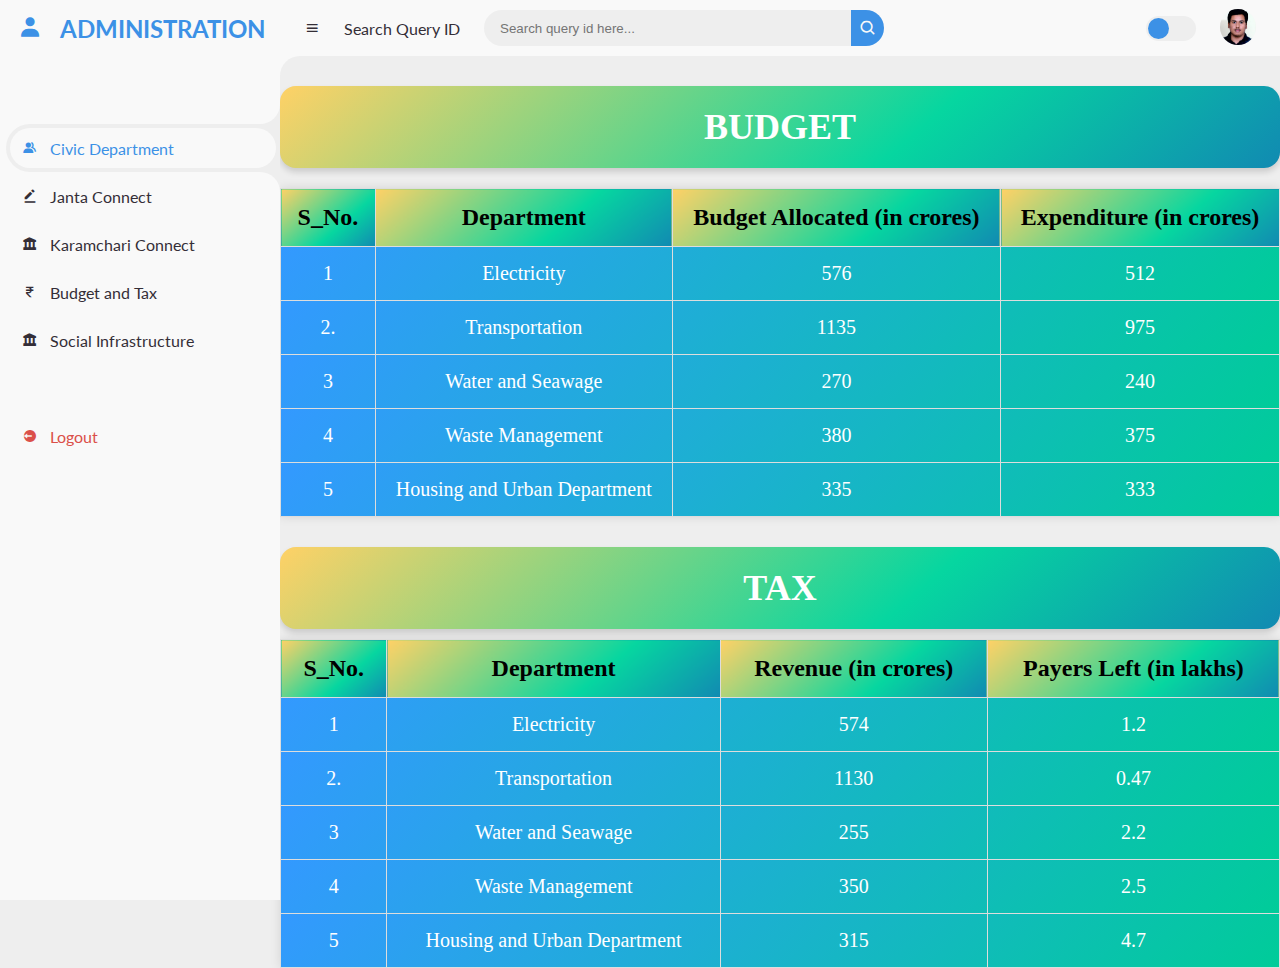
<file: budget.html>
<!DOCTYPE html>
<html lang="en">
<head>
	<meta charset="UTF-8">
	<meta name="viewport" content="width=device-width, initial-scale=1.0">
	<link href='https://unpkg.com/boxicons@2.0.9/css/boxicons.min.css' rel='stylesheet'>
	<link rel="stylesheet" href="one.css">
	<title>online services</title>
</head>
<body>
	<section id="sidebar">
		<a href="#" class="brand">
			<i class='bx bxs-user'></i>
			<span class="text">ADMINISTRATION</span>
		</a>
		<ul class="side-menu top">
			<li class="active">
				<a href="civic.html">
					<i class='bx bxs-group' ></i>
					<span class="text">Civic Department</span>
				</a>
			</li>
			<li >
				<a href="janta.html">
					<i class='bx bxs-edit-alt' ></i>
					<span class="text">Janta Connect</span>
				</a>
			</li>
			<li>
				<a href="karamchari.html">
                    <i class='bx bxs-landmark' ></i>
					<span class="text">Karamchari Connect</span>
				</a>
			</li>
			<li>
				<a href="budget.html">
					<i class='bx bx-rupee'></i>
					<span class="text">Budget and Tax</span>
				</a>
			</li>
			<li>
				<a href="infra.html">
					<i class='bx bxs-landmark' ></i>
					<span class="text">Social Infrastructure</span>
				</a>
			</li>
		</ul>
		<ul class="side-menu">
			<li>
				<a href="#" class="logout">
					<i class='bx bxs-log-out-circle' ></i>
					<span class="text">Logout</span>
				</a>
			</li>
		</ul>
	</section>
	<!-- SIDEBAR -->

	<!-- CONTENT -->
	<section id="content">
		<!-- NAVBAR -->
		<nav>
			<i class='bx bx-menu'></i>
			<a href="#" class="nav-link">Search Query ID </a>
			<form action="#">
				<div class="form-input">
					<input type="search" placeholder="Search query id here...">
					<button type="submit" class="search-btn"><i class='bx bx-search' ></i></button>
				</div>
			</form>
			</form>
			<input type="checkbox" id="switch-mode" hidden>
			<label for="switch-mode" class="switch-mode"></label>
			<a href="#" class="profile">
				<img src="harsh.jpeg" alt="USER IMAGE">
			</a>
		</nav>
		<!-- NAVBAR -->
        <h1 class="section-heading">BUDGET</h1>
        <section id="employees" class="employees-section">
	        <table class="employee-table">
				<thead>
					<tr>
						<th>S_No.</th>
						<th>Department</th>
						<th>Budget Allocated (in crores)</th>
						<th>Expenditure (in crores)</th>
					</tr>
				</thead>
				<tbody>
                    <tr>
                        <td>1</td>
						<td>Electricity</td>
						<td>576</td>
						<td>512</td>
					</tr>
					<tr>
                        <td>2.</td>
						<td>Transportation</td>
						<td>1135</td>
						<td>975</td>
					</tr>
					<tr>
                        <td>3</td>
						<td>Water and Seawage</td>
						<td>270</td>
						<td>240</td>
					</tr>
                    <tr>
                        <td>4</td>
						<td>Waste Management</td>
						<td>380</td>
						<td>375</td>
					</tr>
                    <tr>
                        <td>5</td>
						<td>Housing and Urban Department</td>
						<td>335</td>
						<td>333</td>
					</tr>
                </tbody>
			</table>
		</section>
		<section id="employees" class="employees-section">
			
			<h1 class="section-heading">TAX</h1>
			<table class="employee-table">
				<thead>
					<tr>
						<th>S_No.</th>
						<th>Department</th>
						<th>Revenue (in crores)</th>
						<th>Payers Left (in lakhs)</th>
					</tr>
				</thead>
				<tbody>
                    <tr>
                        <td>1</td>
						<td>Electricity</td>
						<td>574</td>
						<td>1.2</td>
					</tr>
					<tr>
                        <td>2.</td>
						<td>Transportation</td>
						<td>1130</td>
						<td>0.47</td>
					</tr>
					<tr>
                        <td>3</td>
						<td>Water and Seawage</td>
						<td>255</td>
						<td>2.2</td>
					</tr>
                    <tr>
                        <td>4</td>
						<td>Waste Management</td>
						<td>350</td>
						<td>2.5</td>
					</tr>
                    <tr>
                        <td>5</td>
						<td>Housing and Urban Department</td>
						<td>315</td>
						<td>4.7</td>
					</tr>
				</tbody>
			</table>
		</section>
	<script src="script.js"></script>
</body>
</html>
</file>
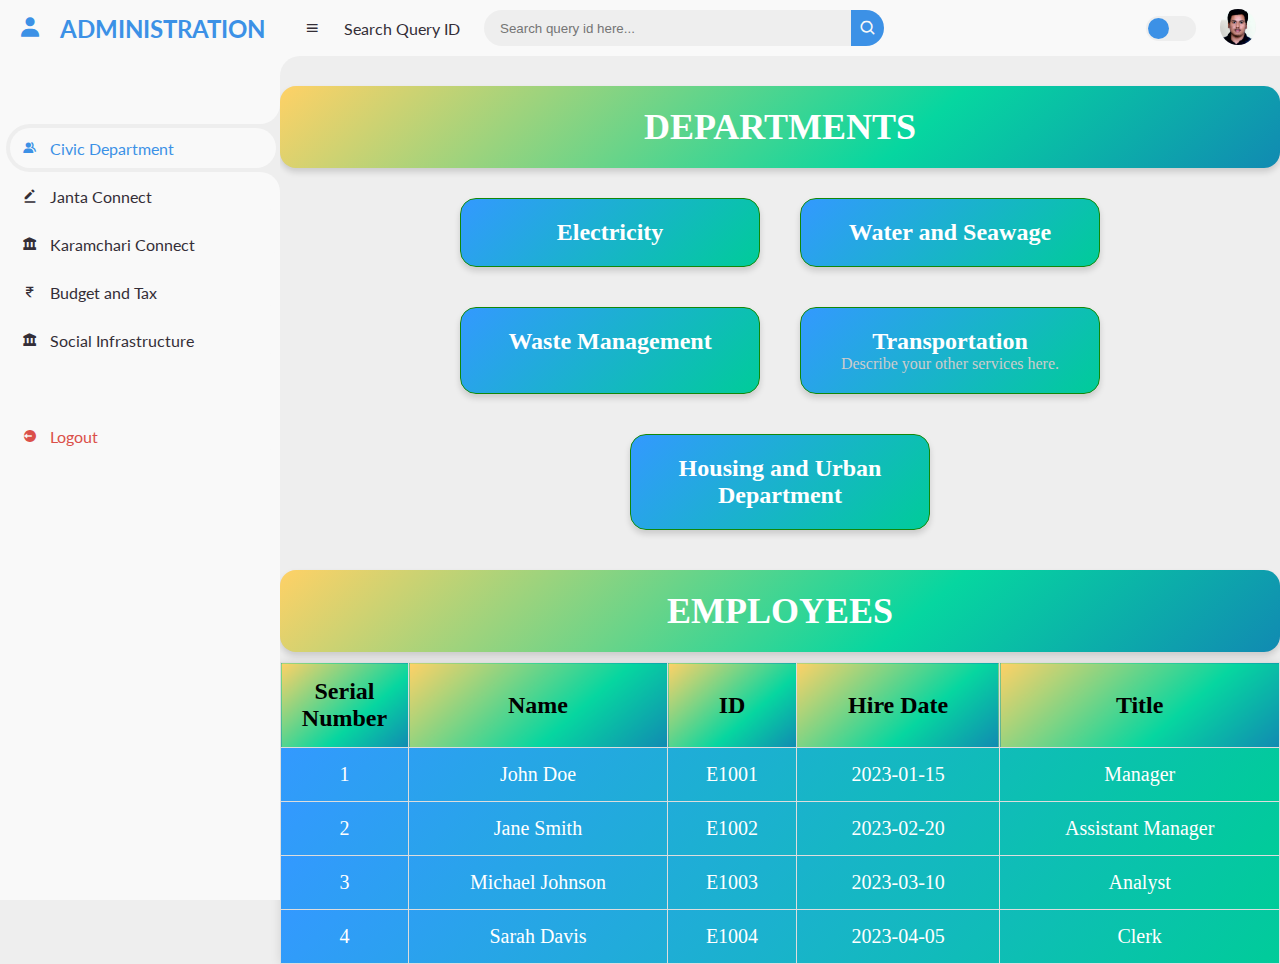
<file: civic.html>
<!DOCTYPE html>
<html lang="en">
<head>
	<meta charset="UTF-8">
	<meta name="viewport" content="width=device-width, initial-scale=1.0">
	<link href='https://unpkg.com/boxicons@2.0.9/css/boxicons.min.css' rel='stylesheet'>
	<link rel="stylesheet" href="one.css">
	<title>online services</title>
</head>
<body>
	<section id="sidebar">
		<a href="#" class="brand">
			<i class='bx bxs-user'></i>
			<span class="text">ADMINISTRATION</span>
		</a>
		<ul class="side-menu top">
			<li class="active">
				<a href="civic.html">
					<i class='bx bxs-group' ></i>
					<span class="text">Civic Department</span>
				</a>
			</li>
			<li >
				<a href="janta.html">
					<i class='bx bxs-edit-alt' ></i>
					<span class="text">Janta Connect</span>
				</a>
			</li>
			<li>
				<a href="karamchari.html">
                    <i class='bx bxs-landmark' ></i>
					<span class="text">Karamchari Connect</span>
				</a>
			</li>
			<li>
				<a href="budget.html">
					<i class='bx bx-rupee'></i>
					<span class="text">Budget and Tax</span>
				</a>
			</li>
			<li>
				<a href="infra.html">
					<i class='bx bxs-landmark' ></i>
					<span class="text">Social Infrastructure</span>
				</a>
			</li>
		</ul>
		<ul class="side-menu">
			<li>
				<a href="#" class="logout">
					<i class='bx bxs-log-out-circle' ></i>
					<span class="text">Logout</span>
				</a>
			</li>
		</ul>
	</section>
	<!-- SIDEBAR -->

	<!-- CONTENT -->
	<section id="content">
		<!-- NAVBAR -->
		<nav>
			<i class='bx bx-menu'></i>
			<a href="#" class="nav-link">Search Query ID </a>
			<form action="#">
				<div class="form-input">
					<input type="search" placeholder="Search query id here...">
					<button type="submit" class="search-btn"><i class='bx bx-search' ></i></button>
				</div>
			</form>
			</form>
			<input type="checkbox" id="switch-mode" hidden>
			<label for="switch-mode" class="switch-mode"></label>
			<a href="#" class="profile">
				<img src="harsh.jpeg" alt="USER IMAGE">
			</a>
		</nav>
		<!-- NAVBAR -->
        <h1 class="section-heading">DEPARTMENTS</h1>
        <section id="services" class="services-section">
            <div class="service">
                <h2>Electricity</h2>
            </div>
            <div class="service">
                <h2>Water and Seawage</h2>
            </div>
            <div class="service">
                <h2>Waste Management</h2>
            </div>
            <div class="service">
                <h2>Transportation</h2>
                <p>Describe your other services here.</p>
            </div>
            <div class="service">
                <h2>Housing and Urban Department</h2>
            </div>
        </section>
		<section id="employees" class="employees-section">
			
			<h1 class="section-heading">EMPLOYEES</h1>
			<table class="employee-table">
				<thead>
					<tr>
						<th style="width: 8rem;">Serial Number</th>
						<th>Name</th>
						<th>ID</th>
						<th>Hire Date</th>
						<th>Title</th>
					</tr>
				</thead>
				<tbody>
					<tr>
						<td>1</td>
						<td>John Doe</td>
						<td>E1001</td>
						<td>2023-01-15</td>
						<td>Manager</td>
					</tr>
					<tr>
						<td>2</td>
						<td>Jane Smith</td>
						<td>E1002</td>
						<td>2023-02-20</td>
						<td>Assistant Manager</td>
					</tr>
					<tr>
						<td>3</td>
						<td>Michael Johnson</td>
						<td>E1003</td>
						<td>2023-03-10</td>
						<td>Analyst</td>
					</tr>
					<tr>
						<td>4</td>
						<td>Sarah Davis</td>
						<td>E1004</td>
						<td>2023-04-05</td>
						<td>Clerk</td>
					</tr>
				</tbody>
			</table>
		</section>
	<script src="script.js"></script>
</body>
</html>
</file>
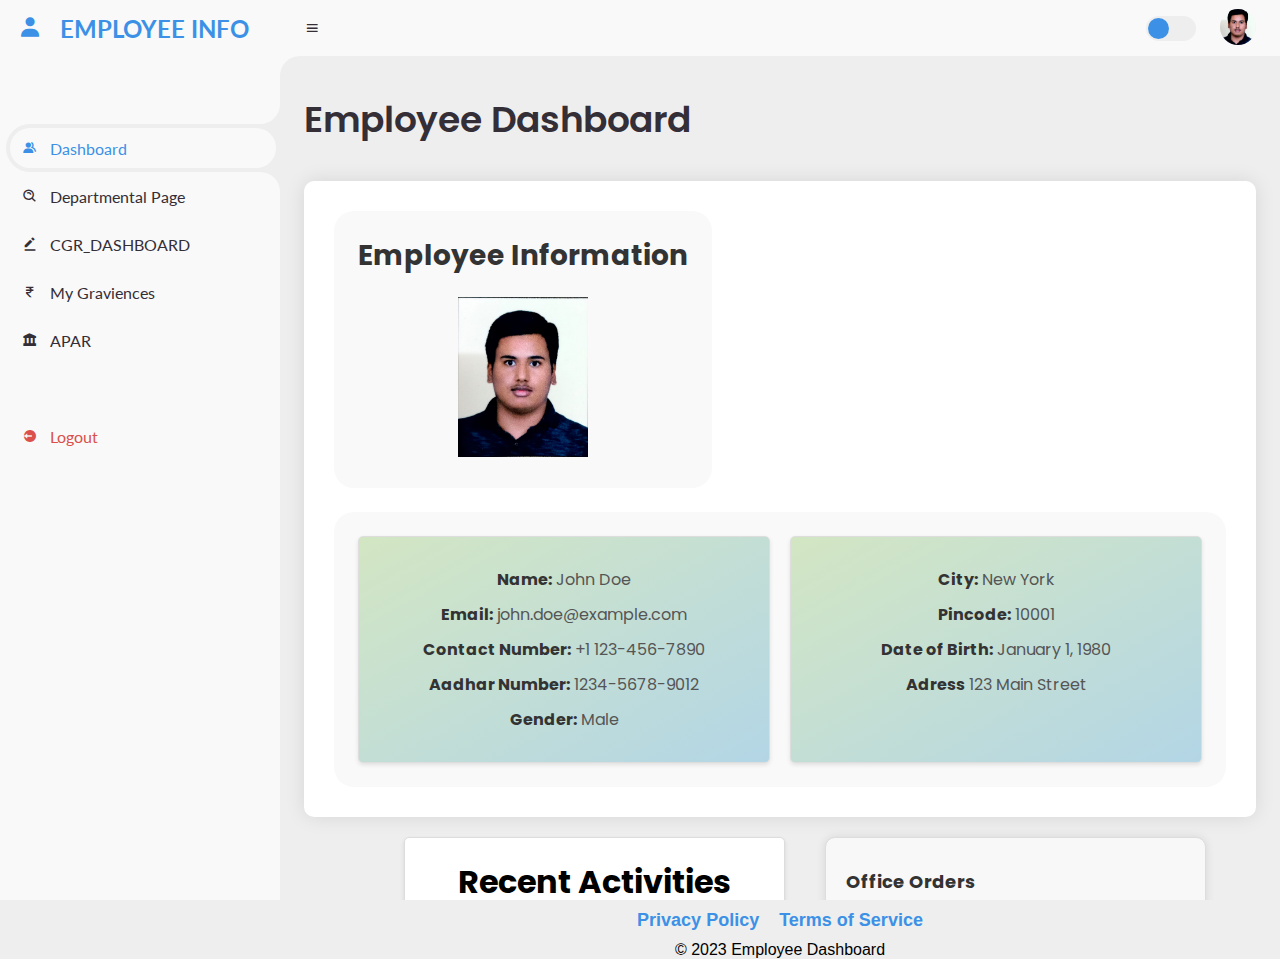
<file: Edashboard.html>
<!DOCTYPE html>
<html lang="en">
<head>
	<meta charset="UTF-8">
	<meta name="viewport" content="width=device-width, initial-scale=1.0">
	<link href='https://unpkg.com/boxicons@2.0.9/css/boxicons.min.css' rel='stylesheet'>
	<link rel="stylesheet" href="employedashboard.css">
	<title>Employee dashboard</title>
</head>
<body>
	<section id="sidebar">
		<a href="#" class="brand">
			<i class='bx bxs-user'></i>
			<span class="text">EMPLOYEE INFO</span>
		</a>
		<ul class="side-menu top">
			<li class="active">
				<a href="#">
					<i class='bx bxs-group' ></i>
					<span class="text">Dashboard</span>
				</a>
			</li>
			<li>
				<a href="onlineservices.html">
					<i class='bx bx-search-alt' ></i>	
					<span class="text">Departmental Page</span>
				</a>
			</li>
			<li >
				<a href="graviences.html">
					<i class='bx bxs-edit-alt' ></i>
					<span class="text">CGR_DASHBOARD</span>
				</a>
			</li>
			<li>
				<a href="tax.html">
					<i class='bx bx-rupee'></i>
					<span class="text">My Graviences</span>
				</a>
			</li>
			<li>
				<a href="#">
					<i class='bx bxs-landmark' ></i>
					<span class="text">APAR</span>
				</a>
			</li>
		</ul>
		<ul class="side-menu">
			<li>
				<a href="#" class="logout">
					<i class='bx bxs-log-out-circle' ></i>
					<span class="text">Logout</span>
				</a>
			</li>
		</ul>
	</section>
	<!-- SIDEBAR -->

	<!-- CONTENT -->
	<section id="content">
<!-- NAVBAR -->
<nav>
	<i class='bx bx-menu'></i>
	<form action="#">
		<div class="form-input">
			<button type="submit" class="search-btn"><i class='bx bx-search' ></i></button>
		</div>
	</form>
	<input type="checkbox" id="switch-mode" hidden>
	<label for="switch-mode" class="switch-mode"></label>
	<a href="#" class="profile">
		<img src="harsh.jpeg" alt="USER IMAGE">
	</a>
</nav>
<!-- NAVBAR -->
		<!-- MAIN -->
		<main>
			<div class="head-title">
				<div class="left">
					<h1>Employee Dashboard</h1>
				</div>
			</div>
			<div class="table-data">
				<div><h1>Employee Information</h1>
					<img src="harsh.jpeg" alt="" style="height: 10rem;">
				</div>
				
				<div class="order">
					<div class="order-box box1">
						<p><strong>Name:</strong> John Doe</p>
						<p><strong>Email:</strong> john.doe@example.com</p>
						<p><strong>Contact Number:</strong> +1 123-456-7890</p>
						<p><strong>Aadhar Number:</strong> 1234-5678-9012</p>
						<p><strong>Gender:</strong> Male</p>
					</div>
					<div class="order-box box2">
						<p><strong>City:</strong> New York</p>
						<p><strong>Pincode:</strong> 10001</p>
						<p><strong>Date of Birth:</strong> January 1, 1980</p>
						<p><strong>Adress</strong> 123 Main Street</p>
					</div>
				</div>
			</div>
			<div class="activity-office-container">
			<div class="recent-activities">
				<h1>Recent Activities</h1>
				<marquee behavior="scroll" direction="up" scrollamount="4.5">
					<div class="activity">
						<span class="activity-icon">
							<i class="bx bx-bell"></i>
						</span>
						<span class="activity-text">You have a new message from John Doe.</span>
					</div>
				<div class="activity-item">
					<i class='bx bx-check'></i>
					<p>Completed project X ahead of schedule</p>
				</div>
				<div class="activity-item">
					<i class='bx bx-message'></i>
					<p>Received positive feedback from a client</p>
				</div>
				<div class="activity-item">
					<i class='bx bx-task'></i>
					<p>Started working on a new project Y</p>
				</div>
				<div class="activity-item">
					<i class='bx bx-check'></i>
					<p>Attended a company meeting with the CEO</p>
				</div>
				<div class="activity-item">
					<i class='bx bx-message'></i>
					<p>Submitted a progress report for project Z</p>
				</div>
				</marquee>
			</div>
			<div class="order-box box3">
				<h2>Office Orders</h2>
				<ul class="office-order-list">
					<li>
						<a href="#">View Office Orders</a>
						<span class="order-count">5 New</span>
					</li>
					<li>
						<a href="#">Submit Request</a>
					</li>
					<li>
						<a href="#">Order History</a>
					</li>
				</ul>
			</div>
			</div>
			
		</main>
		<!-- MAIN -->
		<footer>
            <div class="footer-links">
                <a href="#">Privacy Policy</a>
                <a href="#">Terms of Service</a>
            </div>
            <p style="text-align: center;">&copy; 2023 Employee Dashboard</p>
        </footer>
	</section>
	<!-- CONTENT -->

	<script src="script.js"></script>
</body>
</html>
</file>
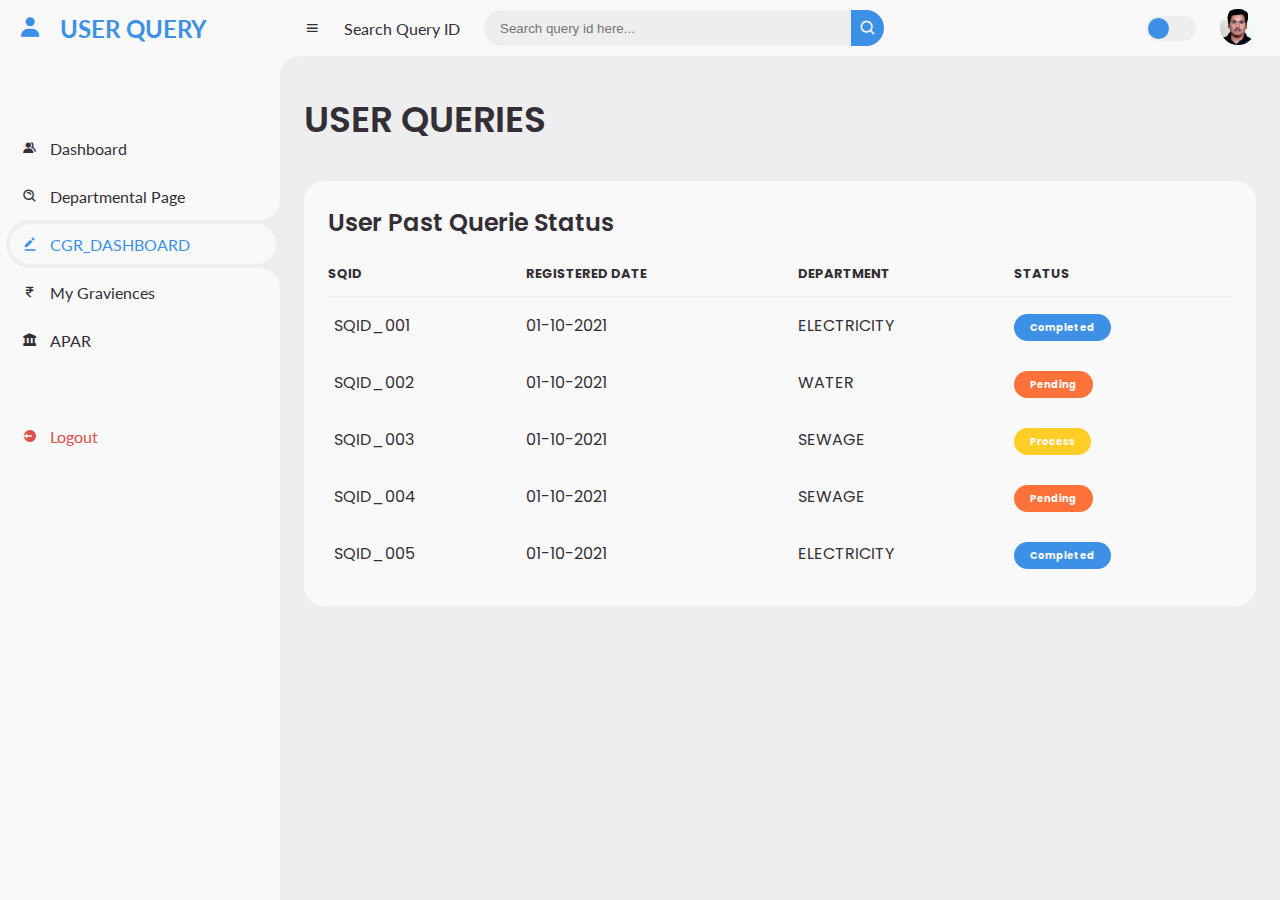
<file: graviences.html>
<!DOCTYPE html>
<html lang="en">
<head>
	<meta charset="UTF-8">
	<meta name="viewport" content="width=device-width, initial-scale=1.0">
	<!-- Boxicons -->
	<link href='https://unpkg.com/boxicons@2.0.9/css/boxicons.min.css' rel='stylesheet'>
	<!-- My CSS -->
	<link rel="stylesheet" href="graviences.css">
	<title>User Graviences</title>
</head>
<body>
	<!-- SIDEBAR -->
	<section id="sidebar">
		<a href="#" class="brand">
			<i class='bx bxs-user'></i>
			<span class="text">USER QUERY</span>
		</a>
		<ul class="side-menu top">
			<li>
				<a href="Edashboard.html">
					<i class='bx bxs-group' ></i>
					<span class="text">Dashboard</span>
				</a>
			</li>
			<li>
				<a href="onlineservices.html">
					<i class='bx bx-search-alt' ></i>	
					<span class="text">Departmental Page</span>
				</a>
			</li>
			<li class="active">
				<a href="graviences.html">
					<i class='bx bxs-edit-alt' ></i>
					<span class="text">CGR_DASHBOARD</span>
				</a>
			</li>
			<li>
				<a href="tax.html">
					<i class='bx bx-rupee'></i>
					<span class="text">My Graviences</span>
				</a>
			</li>
			<li>
				<a href="#">
					<i class='bx bxs-landmark' ></i>
					<span class="text">APAR</span>
				</a>
			</li>
		</ul>
		<ul class="side-menu">
			<li>
				<a href="#" class="logout">
					<i class='bx bxs-log-out-circle' ></i>
					<span class="text">Logout</span>
				</a>
			</li>
		</ul>
	</section>
	<!-- SIDEBAR -->
	<!-- CONTENT -->
	<section id="content">
		<!-- NAVBAR -->
		<nav>
			<i class='bx bx-menu'></i>
			<a href="#" class="nav-link">Search Query ID </a>
			<form action="#">
				<div class="form-input">
					<input type="search" placeholder="Search query id here...">
					<button type="submit" class="search-btn"><i class='bx bx-search' ></i></button>
				</div>
			</form>
			</form>
			<input type="checkbox" id="switch-mode" hidden>
			<label for="switch-mode" class="switch-mode"></label>
			<a href="#" class="profile">
				<img src="harsh.jpeg" alt="USER IMAGE">
			</a>
		</nav>
		<!-- NAVBAR -->

		<!-- MAIN -->
		<main>
			<div class="head-title">
				<div class="left">
					<h1>USER QUERIES</h1>
				</div>
			</div>
	
			<div class="table-data">
				<div class="order">
					<div class="head">
						<h3>User Past Querie Status</h3>
					</div>
					<table>
						<thead>
							<tr>
								<th>SQID</th>
								<th>REGISTERED DATE</th>
								<th>DEPARTMENT</th>
								<th>STATUS</th>
							</tr>
						</thead>
						<tbody>
							<tr>
								<td>
									<p>SQID_001</p>
								</td>
								<td>01-10-2021</td>
								<td>ELECTRICITY</td>
								<td><span class="status completed">Completed</span></td>
							</tr>
							<tr>
								<td>
									
									<p>SQID_002</p>
								</td>
								<td>01-10-2021</td>
								<td>WATER</td>
								<td><span class="status pending">Pending</span></td>
								<td></td>
							</tr>
							<tr>
								<td>
									
									<p>SQID_003</p>
								</td>
								<td>01-10-2021</td>
								<td>SEWAGE</td>
								<td><span class="status process">Process</span></td>

							</tr>
							<tr>
								<td>
									<p>SQID_004</p>
								</td>
								<td>01-10-2021</td>
								<td>SEWAGE</td>
								<td><span class="status pending">Pending</span></td>
							</tr>
							<tr>
								<td>
									<p>SQID_005</p>
								</td>
								<td>01-10-2021</td>
								<td>ELECTRICITY</td>
								<td><span class="status completed">Completed</span></td>
							</tr>
						</tbody>
					</table>
				</div>
			</div>
		</main>
		<!-- MAIN -->
	</section>
	<!-- CONTENT -->
	<script src="graviences.js"></script>
</body>
</html>
</file>
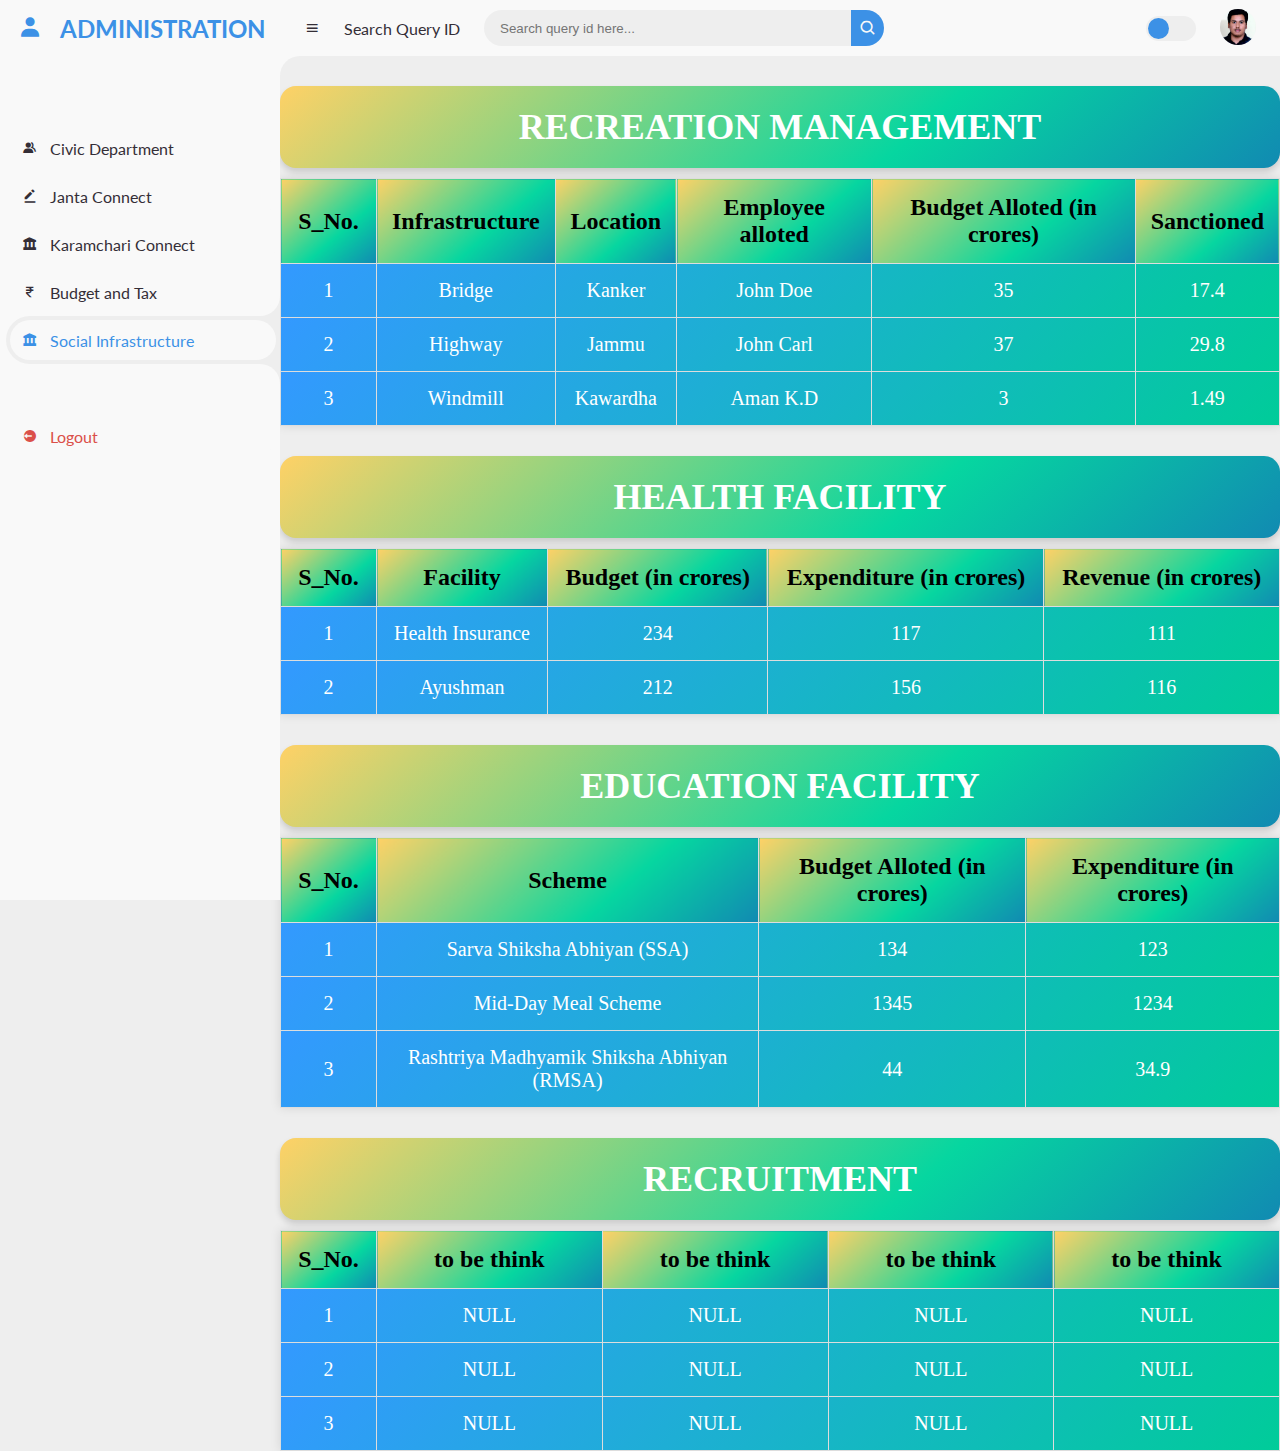
<file: infra.html>
<!DOCTYPE html>
<html lang="en">
<head>
	<meta charset="UTF-8">
	<meta name="viewport" content="width=device-width, initial-scale=1.0">
	<link href='https://unpkg.com/boxicons@2.0.9/css/boxicons.min.css' rel='stylesheet'>
	<link rel="stylesheet" href="one.css">
	<title>online services</title>
</head>
<body>
	<section id="sidebar">
		<a href="#" class="brand">
			<i class='bx bxs-user'></i>
			<span class="text">ADMINISTRATION</span>
		</a>
		<ul class="side-menu top">
			<li>
				<a href="civic.html">
					<i class='bx bxs-group' ></i>
					<span class="text">Civic Department</span>
				</a>
			</li>
			<li>
				<a href="janta.html">
					<i class='bx bxs-edit-alt' ></i>
					<span class="text">Janta Connect</span>
				</a>
			</li>
			<li>
				<a href="karamchari.html">
                    <i class='bx bxs-landmark' ></i>
					<span class="text">Karamchari Connect</span>
				</a>
			</li>
			<li>
				<a href="budget.html">
					<i class='bx bx-rupee'></i>
					<span class="text">Budget and Tax</span>
				</a>
			</li>
			<li class="active">
				<a href="infra.html">
					<i class='bx bxs-landmark' ></i>
					<span class="text">Social Infrastructure</span>
				</a>
			</li>
		</ul>
		<ul class="side-menu">
			<li>
				<a href="#" class="logout">
					<i class='bx bxs-log-out-circle' ></i>
					<span class="text">Logout</span>
				</a>
			</li>
		</ul>
	</section>
	<!-- SIDEBAR -->

	<!-- CONTENT -->
	<section id="content">
		<!-- NAVBAR -->
		<nav>
			<i class='bx bx-menu'></i>
			<a href="#" class="nav-link">Search Query ID </a>
			<form action="#">
				<div class="form-input">
					<input type="search" placeholder="Search query id here...">
					<button type="submit" class="search-btn"><i class='bx bx-search' ></i></button>
				</div>
			</form>
			</form>
			<input type="checkbox" id="switch-mode" hidden>
			<label for="switch-mode" class="switch-mode"></label>
			<a href="#" class="profile">
				<img src="harsh.jpeg" alt="USER IMAGE">
			</a>
		</nav>
		<!-- NAVBAR -->
        <section id="employees" class="employees-section">
			
			<h1 class="section-heading">RECREATION MANAGEMENT</h1>
			<table class="employee-table">
				<thead>
					<tr>
						<th style="width: 6rem;">S_No.</th>
						<th>Infrastructure</th>
                        <th>Location</th>
                        <th>Employee alloted</th>
                        <th>Budget Alloted 
                            (in crores)</th>
						<th>Sanctioned</th>
					</tr>
				</thead>
				<tbody>
					<tr>
						<td>1</td>
                        <td>Bridge</td>
						<td>Kanker</td>
                        <td>John Doe</td>
						<td>35</td>
						<td>17.4</td>
					</tr>
					<tr>
						<td>2</td>
                        <td>Highway</td>
						<td>Jammu</td>
                        <td>John Carl</td>
						<td>37</td>
						<td>29.8</td>
					</tr>
					<tr>
						<td>3</td>
                        <td>Windmill</td>
						<td>Kawardha</td>
                        <td>Aman K.D</td>
						<td>3</td>
						<td>1.49</td>
					</tr>
				</tbody>
			</table>
		</section>
		<section id="employees" class="employees-section">
			
			<h1 class="section-heading">HEALTH FACILITY</h1>
			<table class="employee-table">
				<thead>
					<tr>
						<th style="width: 6rem;">S_No.</th>
						<th>Facility</th>
						<th>Budget (in crores)</th>
                        <th>Expenditure (in crores)</th>
                        <th>Revenue (in crores)</th>
					</tr>
				</thead>
				<tbody>
					<tr>
						<td>1</td>
                        <td>Health Insurance</td>
						<td>234</td>
                        <td>117</td>
						<td>111</td>
					</tr>
					<tr>
						<td>2</td>
                        <td>Ayushman</td>
						<td>212</td>
                        <td>156</td>
						<td>116</td>
					</tr>
				</tbody>
			</table>
		</section>
       
        <section id="employees" class="employees-section">
			
			<h1 class="section-heading">EDUCATION FACILITY</h1>
			<table class="employee-table">
				<thead>
					<tr>
						<th style="width: 6rem;">S_No.</th>
						<th>Scheme</th>
						<th>Budget Alloted (in crores)</th>
                        <th>Expenditure  (in crores)</th>
					</tr>
				</thead>
				<tbody>
					<tr>
						<td>1</td>
                        <td>Sarva Shiksha Abhiyan (SSA)</td>
						<td>134</td>
                        <td>123</td>
					</tr>
					<tr>
						<td>2</td>
                        <td>Mid-Day Meal Scheme</td>
						<td>1345</td>
                        <td>1234</td>
					</tr>
					<tr>
						<td>3</td>
                        <td>Rashtriya Madhyamik Shiksha Abhiyan (RMSA)</td>
						<td>44</td>
                        <td>34.9</td>
					</tr>
				</tbody>
			</table>
		</section>
        <section id="employees" class="employees-section">
			
			<h1 class="section-heading">RECRUITMENT</h1>
			<table class="employee-table">
				<thead>
					<tr>
						<th style="width: 6rem;">S_No.</th>
						<th>to be think</th>
						<th>to be think</th>
                        <th>to be think</th>
                        <th>to be think</th>
					</tr>
				</thead>
				<tbody>
					<tr>
						<td>1</td>
                        <td>NULL</td>
						<td>NULL</td>
                        <td>NULL</td>
						<td>NULL</td>
					</tr>
					<tr>
						<td>2</td>
                        <td>NULL</td>
						<td>NULL</td>
                        <td>NULL</td>
						<td>NULL</td>
					</tr>
					<tr>
						<td>3</td>
                        <td>NULL</td>
						<td>NULL</td>
                        <td>NULL</td>
						<td>NULL</td>
					</tr>
				</tbody>
			</table>
		</section>
	<script src="script.js"></script>
</body>
</html>
</file>
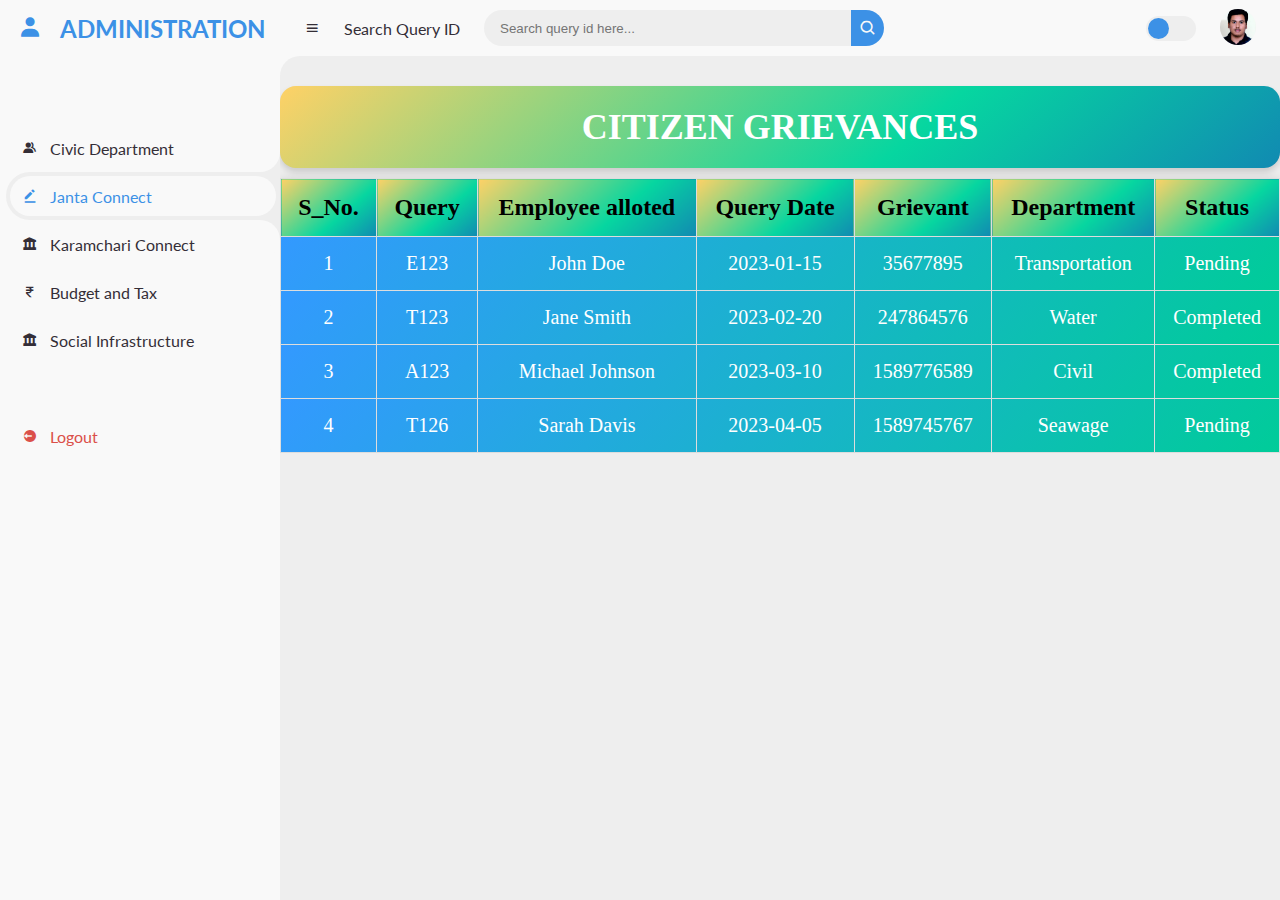
<file: janta.html>
<!DOCTYPE html>
<html lang="en">
<head>
	<meta charset="UTF-8">
	<meta name="viewport" content="width=device-width, initial-scale=1.0">
	<link href='https://unpkg.com/boxicons@2.0.9/css/boxicons.min.css' rel='stylesheet'>
	<link rel="stylesheet" href="one.css">
	<title>online services</title>
</head>
<body>
	<section id="sidebar">
		<a href="#" class="brand">
			<i class='bx bxs-user'></i>
			<span class="text">ADMINISTRATION</span>
		</a>
		<ul class="side-menu top">
			<li>
				<a href="civic.html">
					<i class='bx bxs-group' ></i>
					<span class="text">Civic Department</span>
				</a>
			</li>
			<li class="active">
				<a href="janta.html">
					<i class='bx bxs-edit-alt' ></i>
					<span class="text">Janta Connect</span>
				</a>
			</li>
			<li>
				<a href="karamchari.html">
                    <i class='bx bxs-landmark' ></i>
					<span class="text">Karamchari Connect</span>
				</a>
			</li>
			<li>
				<a href="budget.html">
					<i class='bx bx-rupee'></i>
					<span class="text">Budget and Tax</span>
				</a>
			</li>
			<li>
				<a href="infra.html">
					<i class='bx bxs-landmark' ></i>
					<span class="text">Social Infrastructure</span>
				</a>
			</li>
		</ul>
		<ul class="side-menu">
			<li>
				<a href="#" class="logout">
					<i class='bx bxs-log-out-circle' ></i>
					<span class="text">Logout</span>
				</a>
			</li>
		</ul>
	</section>
	<!-- SIDEBAR -->

	<!-- CONTENT -->
	<section id="content">
		<!-- NAVBAR -->
		<nav>
			<i class='bx bx-menu'></i>
			<a href="#" class="nav-link">Search Query ID </a>
			<form action="#">
				<div class="form-input">
					<input type="search" placeholder="Search query id here...">
					<button type="submit" class="search-btn"><i class='bx bx-search' ></i></button>
				</div>
			</form>
			</form>
			<input type="checkbox" id="switch-mode" hidden>
			<label for="switch-mode" class="switch-mode"></label>
			<a href="#" class="profile">
				<img src="harsh.jpeg" alt="USER IMAGE">
			</a>
		</nav>
		<!-- NAVBAR -->
		<section id="employees" class="employees-section">
			
			<h1 class="section-heading">CITIZEN GRIEVANCES</h1>
			<table class="employee-table">
				<thead>
					<tr>
						<th style="width: 6rem;">S_No.</th>
						<th>Query</th>
						<th>Employee alloted</th>
                        <th>Query Date</th>
                        <th>Grievant</th>
                        <th>Department</th>
						<th>Status</th>
					</tr>
				</thead>
				<tbody>
					<tr>
						<td>1</td>
                        <td>E123</td>
						<td>John Doe</td>
                        <td>2023-01-15</td>
						<td>35677895</td>
                        <td>Transportation</td>
						<td>Pending</td>
					</tr>
					<tr>
						<td>2</td>
                        <td>T123</td>
						<td>Jane Smith</td>
                        <td>2023-02-20</td>
						<td>247864576</td>
						<td>Water</td>
						<td>Completed</td>
					</tr>
					<tr>
						<td>3</td>
                        <td>A123</td>
						<td>Michael Johnson</td>
                        <td>2023-03-10</td>
						<td>1589776589</td>
                        <td>Civil</td>
						<td>Completed</td>
					</tr>
					<tr>
						<td>4</td>
                        <td>T126</td>
						<td>Sarah Davis</td>
                        <td>2023-04-05</td>
                        <td>1589745767</td>
						<td>Seawage</td>
						<td>Pending</td>
					</tr>
				</tbody>
			</table>
		</section>
	<script src="script.js"></script>
</body>
</html>
</file>
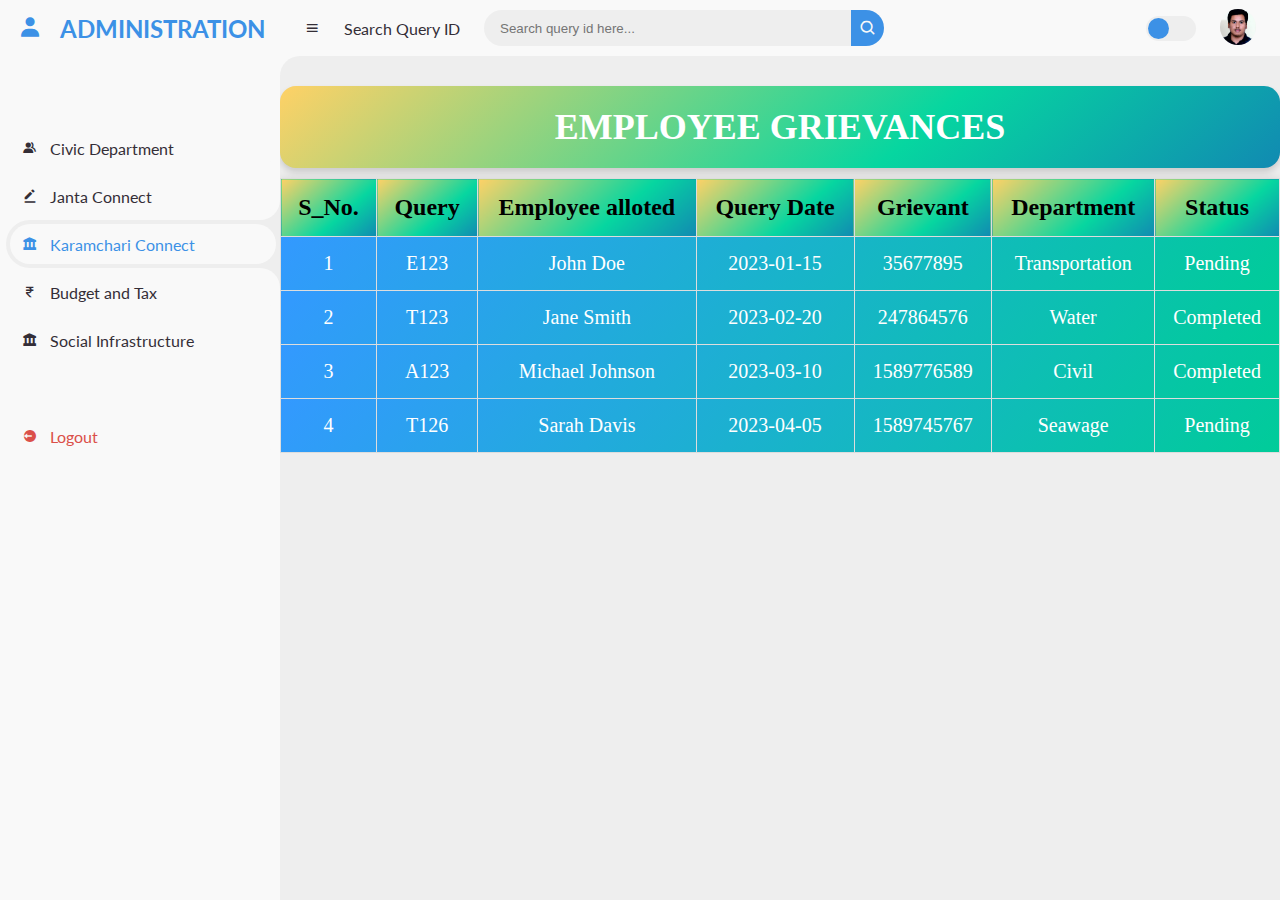
<file: karamchari.html>
<!DOCTYPE html>
<html lang="en">
<head>
	<meta charset="UTF-8">
	<meta name="viewport" content="width=device-width, initial-scale=1.0">
	<link href='https://unpkg.com/boxicons@2.0.9/css/boxicons.min.css' rel='stylesheet'>
	<link rel="stylesheet" href="one.css">
	<title>online services</title>
</head>
<body>
	<section id="sidebar">
		<a href="#" class="brand">
			<i class='bx bxs-user'></i>
			<span class="text">ADMINISTRATION</span>
		</a>
		<ul class="side-menu top">
			<li>
				<a href="civic.html">
					<i class='bx bxs-group' ></i>
					<span class="text">Civic Department</span>
				</a>
			</li>
			<li>
				<a href="janta.html">
					<i class='bx bxs-edit-alt' ></i>
					<span class="text">Janta Connect</span>
				</a>
			</li>
			<li class="active">
				<a href="karamchari.html">
                    <i class='bx bxs-landmark' ></i>
					<span class="text">Karamchari Connect</span>
				</a>
			</li>
			<li>
				<a href="budget.html">
					<i class='bx bx-rupee'></i>
					<span class="text">Budget and Tax</span>
				</a>
			</li>
			<li>
				<a href="infra.html">
					<i class='bx bxs-landmark' ></i>
					<span class="text">Social Infrastructure</span>
				</a>
			</li>
		</ul>
		<ul class="side-menu">
			<li>
				<a href="#" class="logout">
					<i class='bx bxs-log-out-circle' ></i>
					<span class="text">Logout</span>
				</a>
			</li>
		</ul>
	</section>
	<!-- SIDEBAR -->

	<!-- CONTENT -->
	<section id="content">
		<!-- NAVBAR -->
		<nav>
			<i class='bx bx-menu'></i>
			<a href="#" class="nav-link">Search Query ID </a>
			<form action="#">
				<div class="form-input">
					<input type="search" placeholder="Search query id here...">
					<button type="submit" class="search-btn"><i class='bx bx-search' ></i></button>
				</div>
			</form>
			</form>
			<input type="checkbox" id="switch-mode" hidden>
			<label for="switch-mode" class="switch-mode"></label>
			<a href="#" class="profile">
				<img src="harsh.jpeg" alt="USER IMAGE">
			</a>
		</nav>
		<!-- NAVBAR -->
		<section id="employees" class="employees-section">
			
			<h1 class="section-heading">EMPLOYEE GRIEVANCES</h1>
			<table class="employee-table">
				<thead>
					<tr>
						<th style="width: 6rem;">S_No.</th>
						<th>Query</th>
						<th>Employee alloted</th>
                        <th>Query Date</th>
                        <th>Grievant</th>
                        <th>Department</th>
						<th>Status</th>
					</tr>
				</thead>
				<tbody>
					<tr>
						<td>1</td>
                        <td>E123</td>
						<td>John Doe</td>
                        <td>2023-01-15</td>
						<td>35677895</td>
                        <td>Transportation</td>
						<td>Pending</td>
					</tr>
					<tr>
						<td>2</td>
                        <td>T123</td>
						<td>Jane Smith</td>
                        <td>2023-02-20</td>
						<td>247864576</td>
						<td>Water</td>
						<td>Completed</td>
					</tr>
					<tr>
						<td>3</td>
                        <td>A123</td>
						<td>Michael Johnson</td>
                        <td>2023-03-10</td>
						<td>1589776589</td>
                        <td>Civil</td>
						<td>Completed</td>
					</tr>
					<tr>
						<td>4</td>
                        <td>T126</td>
						<td>Sarah Davis</td>
                        <td>2023-04-05</td>
                        <td>1589745767</td>
						<td>Seawage</td>
						<td>Pending</td>
					</tr>
				</tbody>
			</table>
		</section>
	<script src="script.js"></script>
</body>
</html>
</file>
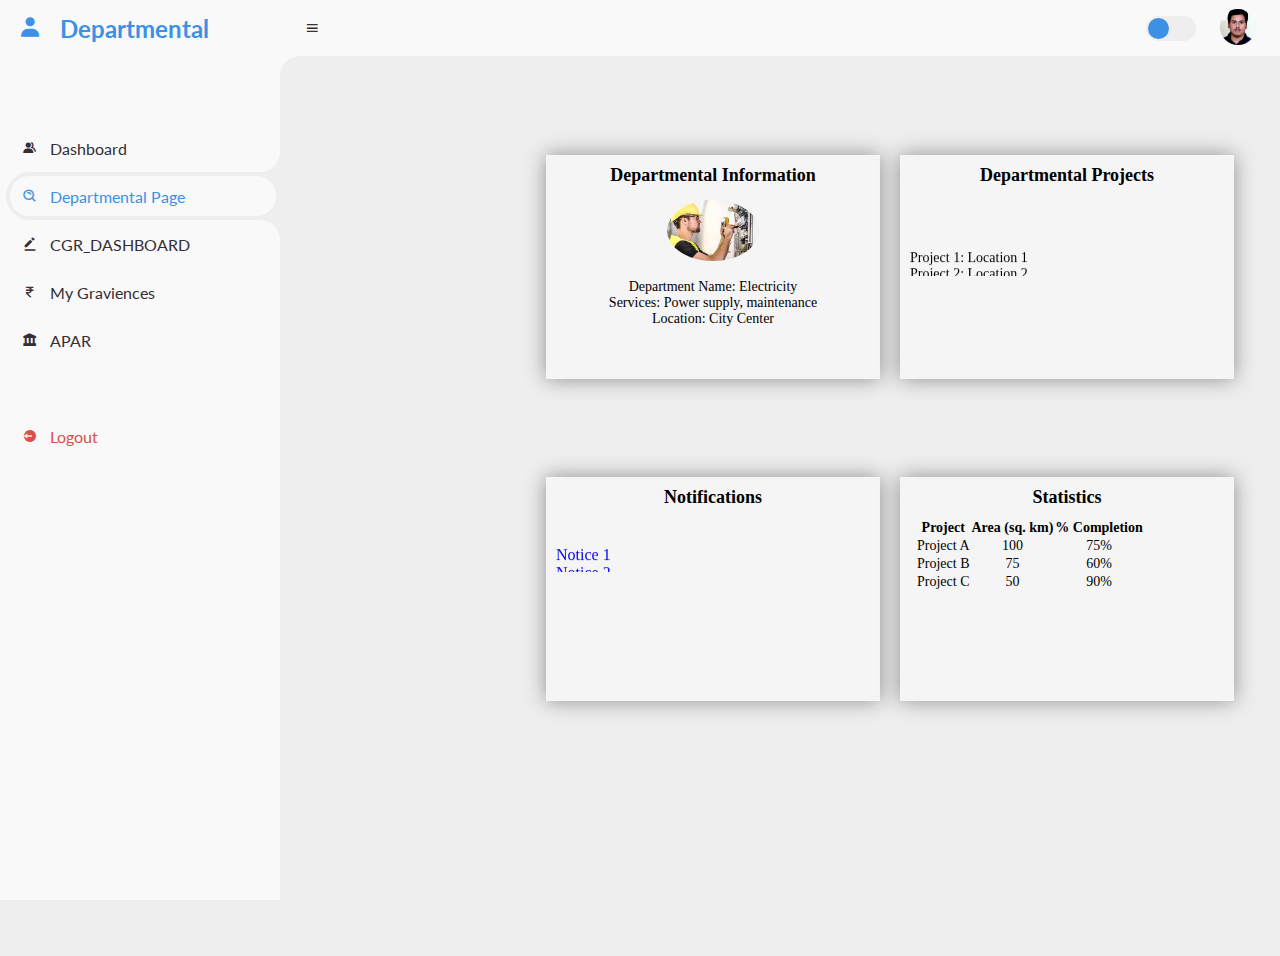
<file: onlineservices.html>
<!DOCTYPE html>
<html lang="en">
<head>
	<meta charset="UTF-8">
	<meta name="viewport" content="width=device-width, initial-scale=1.0">
	<link href='https://unpkg.com/boxicons@2.0.9/css/boxicons.min.css' rel='stylesheet'>
	<link rel="stylesheet" href="onlineservices.css">
	<title>online services</title>
</head>
<body>
	<section id="sidebar">
		<a href="#" class="brand">
			<i class='bx bxs-user'></i>
			<span class="text">Departmental</span>
		</a>
		<ul class="side-menu top">
			<li>
				<a href="Edashboard.html">
					<i class='bx bxs-group' ></i>
					<span class="text">Dashboard</span>
				</a>
			</li>
			<li class="active">
				<a href="onlineservices.html">
					<i class='bx bx-search-alt' ></i>
					<span class="text">Departmental Page</span>
				</a>
			</li>
			<li >
				<a href="graviences.html">
					<i class='bx bxs-edit-alt' ></i>
					<span class="text">CGR_DASHBOARD</span>
				</a>
			</li>
			<li>
				<a href="tax.html">
					<i class='bx bx-rupee'></i>
					<span class="text">My Graviences</span>
				</a>
			</li>
			<li>
				<a href="#">
					<i class='bx bxs-landmark' ></i>
					<span class="text">APAR</span>
				</a>
			</li>
		</ul>
		<ul class="side-menu">
			<li>
				<a href="#" class="logout">
					<i class='bx bxs-log-out-circle' ></i>
					<span class="text">Logout</span>
				</a>
			</li>
		</ul>
	</section>
	<!-- SIDEBAR -->

	<!-- CONTENT -->
	<section id="content">
		<!-- NAVBAR -->
		<nav>
			<i class='bx bx-menu'></i>
			<form action="#">
				<div class="form-input">
					<button type="submit" class="search-btn"><i class='bx bx-search' ></i></button>
				</div>
			</form>
			<input type="checkbox" id="switch-mode" hidden>
			<label for="switch-mode" class="switch-mode"></label>
			<a href="#" class="profile">
				<img src="harsh.jpeg" alt="USER IMAGE">
			</a>
		</nav>
		<!-- NAVBAR -->
		<section class="container">
            <div class="box department-box">
                <h2>Departmental Information</h2>
                <img src="department_logo.png" alt="Department Logo">
                <p>Department Name: Electricity</p>
                <p>Services: Power supply, maintenance</p>
                <p>Location: City Center</p>
            </div>
            <div class="box dproject-box">
                <h2>Departmental Projects</h2>
				<marquee behavior="scroll" direction="up" scrollamount="3">
					<p>Project 1: Location 1</p>
					<p>Project 2: Location 2</p>
					<p>Project 3: Location 3</p>
					<p>Project 4: Location 4</p>
					<p>Project 5: Location 5</p>
				</marquee>
            </div>
            <div class="box notification-box">
                <h2>Notifications</h2>
				<marquee behavior="scroll" direction="up" scrollamount="3">
                <a href="#">Notice 1</a><br>
                <a href="#">Notice 2</a><br>
                <a href="#">Notice 3</a><br>
				</marquee>
            </div>
            <div class="box statistics-box">
                <h2>Statistics</h2>
                <table class="statistics-table">
                    <tr>
                        <th>Project</th>
                        <th>Area (sq. km)</th>
                        <th>% Completion</th>
                    </tr>
                    <tr>
                        <td>Project A</td>
                        <td>100</td>
                        <td>75%</td>
                    </tr>
                    <tr>
                        <td>Project B</td>
                        <td>75</td>
                        <td>60%</td>
                    </tr>
                    <tr>
                        <td>Project C</td>
                        <td>50</td>
                        <td>90%</td>
                    </tr>
                </table>
            </div>
		</section>
	<script src="script.js"></script>
</body>
</html>
</file>
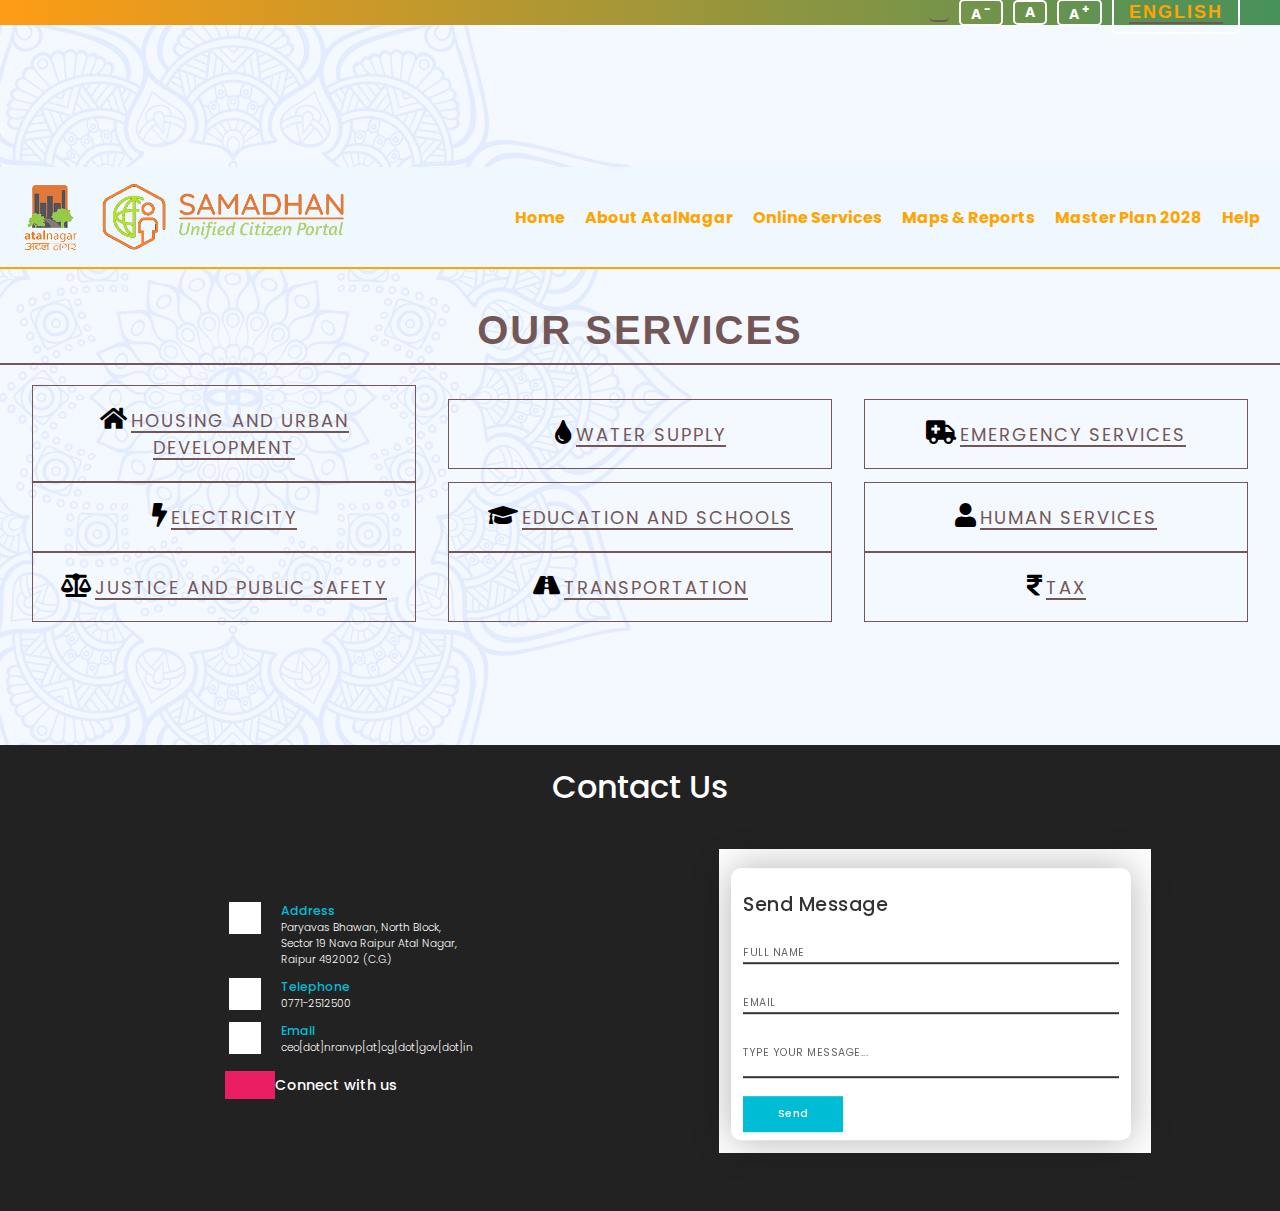
<file: services.html>
<!DOCTYPE html>
<html lang="en">

<head>
  <meta charset="UTF-8">
  <meta http-equiv="X-UA-Compatible" content="IE=edge">
  <meta name="viewport" content="width=device-width, initial-scale=1.0">
  <title>Services</title>
  <link rel="stylesheet" href="services.css">
  <link rel="stylesheet" href="https://cdnjs.cloudflare.com/ajax/libs/font-awesome/5.15.4/css/all.min.css">
  <link rel="import" href="https://fontawesome.com/icons?d=gallery&m=free">
  <link href="https://fonts.googleapis.com/css2?family=Poppins:wght@300;500;600&display=swap" rel="stylesheet">
</head>

<body style="display: flex; flex-direction: column;">
    <div class="navbar-one-oone" style="margin-top:1rem ;"> 
        <nav class="navbar-one">
        <div class="header-peak">
                <ul class="nav">
                    <li class="nav-item">
                        <span id="currentDateTime" class="nav-link link-light"></span>
                    </li>
                    <li class="nav-item">
                        <button id="decfont" class="nav-link link-light px-2 font-inc font-btn" id="decfont"> A
                            <sup>-</sup></button>
                    </li>
                    <li class="nav-item">
                        <button id="resetFont" class="nav-link link-light px-2 font-inc active font-btn" id="resetFont"> A
                        </button>
                    </li>
                    <li class="nav-item">
                        <button id="incfont" class="nav-link link-light px-2 font-inc font-btn" id="incfont"> A
                            <sup>+</sup></button>
                    </li>
                </ul>
    
                <ul class="nav-item">
                    <div class="language-dropdown">
                        <button class="btn btn-tertiary dropdown-toggle" id="dropdown-text-mob" type="button"
                            data-bs-toggle="dropdown" aria-expanded="false">
                            <span class="language-text">English</span>
                        </button>
                        <ul class="dropdown-menu">
                            <li class="dropdown-item">
                                <a class="nav-link f16 link-light english-box language" href="/en.html">
                                    <div class="en-language active-language">
                                        <span class="language-icon">A</span>
                                        <span class="language-text">English</span>
                                    </div>
                                </a>
                            </li>
                            <li class="dropdown-item">
                                <a class="nav-link f16 language hindi-box link-light" href="/hi.html">
                                    <div class="hin-language">
                                        <span class="language-icon">अ</span>
                                        <span class="language-text">Hindi</span>
                                    </div>
                                </a>
                            </li>
                        </ul>
                    </div>
                    </ui>
                </ul>
        </div>
        </nav>
    </div>  
    <div class="navbar-two-oone" style="margin-top:-30rem ; width: 100%; position:absolute;" >
        <nav class="navbar-two" style="background-color: aliceblue; width: 100%; margin-left: 0rem;"  >
            <div class="logo">
                <img src="emblem.png">
                <img src="logo.png" alt="SAMADHAN logo">
            </div>
            <ul class="navbar-list">
    
                <li>
                    <a href="index.html" class="navbar-link" data-nav-link>Home</a>
                </li>
    
                <li>
                    <a href="#about" class="navbar-link" data-nav-link>About AtalNagar</a>
                </li>
    
                <li>
                    <a href="#services" class="navbar-link" data-nav-link>Online Services</a>
                </li>
    
                <li>
                    <a href="#reports" class="navbar-link" data-nav-link>Maps & Reports</a>
                </li>
    
                <li>
                    <a href="#masterplan" class="navbar-link" data-nav-link>Master Plan 2028</a>
                </li>
                <li>
                    <a href="#masterplan" class="navbar-link" data-nav-link>Help</a>
                </li>
    
            </ul>
        </nav>
    </div>
    <section style="position: absolute;">
    <h1>Our Services</h1>

    <div class="services">
      <div class="service">
        <i class="fas fa-home"></i>
        <span><a href="login.html">Housing and Urban Development</a></span>
       
        <p>We provide a variety of services to help you with your housing and urban development needs, including home loans, grants, and technical assistance.</p>
      </div>

      <div class="service">
        <i class="fas fa-tint"></i>
        <span><a href="login.html">Water Supply</a></span>
      
        <p>We can help you get the business licenses and permits you need to start or operate your business.</p>
      </div>

      <div class="service">
        <i class="fas fa-ambulance"></i>
        <span><a href="login.html">Emergency Services</a></span>
        
        <p>We provide a variety of emergency services, including fire and rescue, police, and medical services.</p>
      </div>

      <div class="service">
        <i class="fas fa-bolt"></i>
        <span><a href="login.html">Electricity</a></span>
      
        <p>We provide a variety of environmental services, including water and wastewater treatment, air quality monitoring, and solid waste management.</p>
      </div>

      <div class="service">
        <i class="fas fa-graduation-cap"></i>
        <span ><a href="login.html">Education and Schools</a></span>
        
        <p>We provide a variety of education and school services, including public schools, libraries, and after-school programs.</p>
      </div>

      <div class="service">
        <i class="fas fa-user"></i>
        <span><a href="login.html">Human Services</a></span>
       
        <p>We provide a variety of human services, including assistance for the elderly, disabled, and homeless.</p>
      </div>

      <div class="service">
        <i class="fas fa-balance-scale"></i>
        <span><a href="login.html">Justice and Public Safety</a></span>
       
        <p>We provide a variety of justice and public safety services, including courts, law enforcement, and correctional facilities.</p>
      </div>

      <div class="service">
        <i class="fas fa-road"></i>
        <span><a href="login.html">Transportation</a></span>
        
        <p>We provide a variety of transportation services, including public transportation, roads and bridges, and airports.</p>
      </div>

      <div class="service">
        <i class="fas fa-rupee-sign"></i>
        <span><a href="login.html">Tax</a></span>
      
        <p>We promote international trade and investment, and<p>
      </div>  
    </div>   

</section>   
<footer>
    <img class="logo" src="logo.png" alt="SAMADHAN logo">
</footer>
<section class="contact">
		<div class="content"
    style="margin-top: -2rem;">
			<h2>Contact Us</h2>
		</div>
		<div class="container" style="height: 20rem;">
			<div class="contactInfo">
				<div class="box">
					<div class="icon"><ion-icon name="location-outline"></ion-icon></div>
					<div class="text">
						<h3>Address</h3>
						<p>Paryavas Bhawan, North Block, <br>Sector 19 Nava Raipur Atal Nagar, <br>Raipur 492002 (C.G.)</p>
					</div>
				</div>
				<div class="box">
					<div class="icon"><ion-icon name="call-outline"></ion-icon></div>
					<div class="text">
						<h3>Telephone</h3>
						<p> 0771-2512500</p>
					</div>
				</div>
				<div class="box">
					<div class="icon"><ion-icon name="mail-outline"></ion-icon></div>
					<div class="text">
						<h3>Email</h3>
						<p>ceo[dot]nranvp[at]cg[dot]gov[dot]in</p>
					</div>
				</div>
				<h2 class="txt">Connect with us</h2>
				<ul class="sci">
					<li><a href="#"><ion-icon name="logo-facebook"></ion-icon></a></li>
					<li><a href="#"><ion-icon name="logo-twitter"></ion-icon></a></li>
					<li><a href="#"><ion-icon name="logo-linkedin"></ion-icon></a></li>
					<li><a href="#"><ion-icon name="logo-instagram"></ion-icon></a></li>
				</ul>
			</div>

			<div class="contactForm">
				<form>
					<h2>Send Message</h2>
					<div class="inputBox">
						<input type="text" name="" required="required">
						<span>Full Name</span>
					</div>
					<div class="inputBox">
						<input type="text" name="" required="required">
						<span>Email</span>
					</div>
					<div class="inputBox">
						<textarea required="required"></textarea>
						<span>Type your Message...</span>
					</div>
					<div class="inputBox">
						<input type="submit" value="Send" style="margin-top: -12px;">
					</div>
				</form>
			</div>
		</div>
	</section>
  <script>
    const services = document.querySelectorAll('.service');

services.forEach(service => {
  service.addEventListener('mouseover', () => {
    service.querySelector('p').style.display = 'block';
  });

  service.addEventListener('mouseout', () => {
    service.querySelector('p').style.display = 'none';
  });
});
  </script>
</body>
</html>
</file>
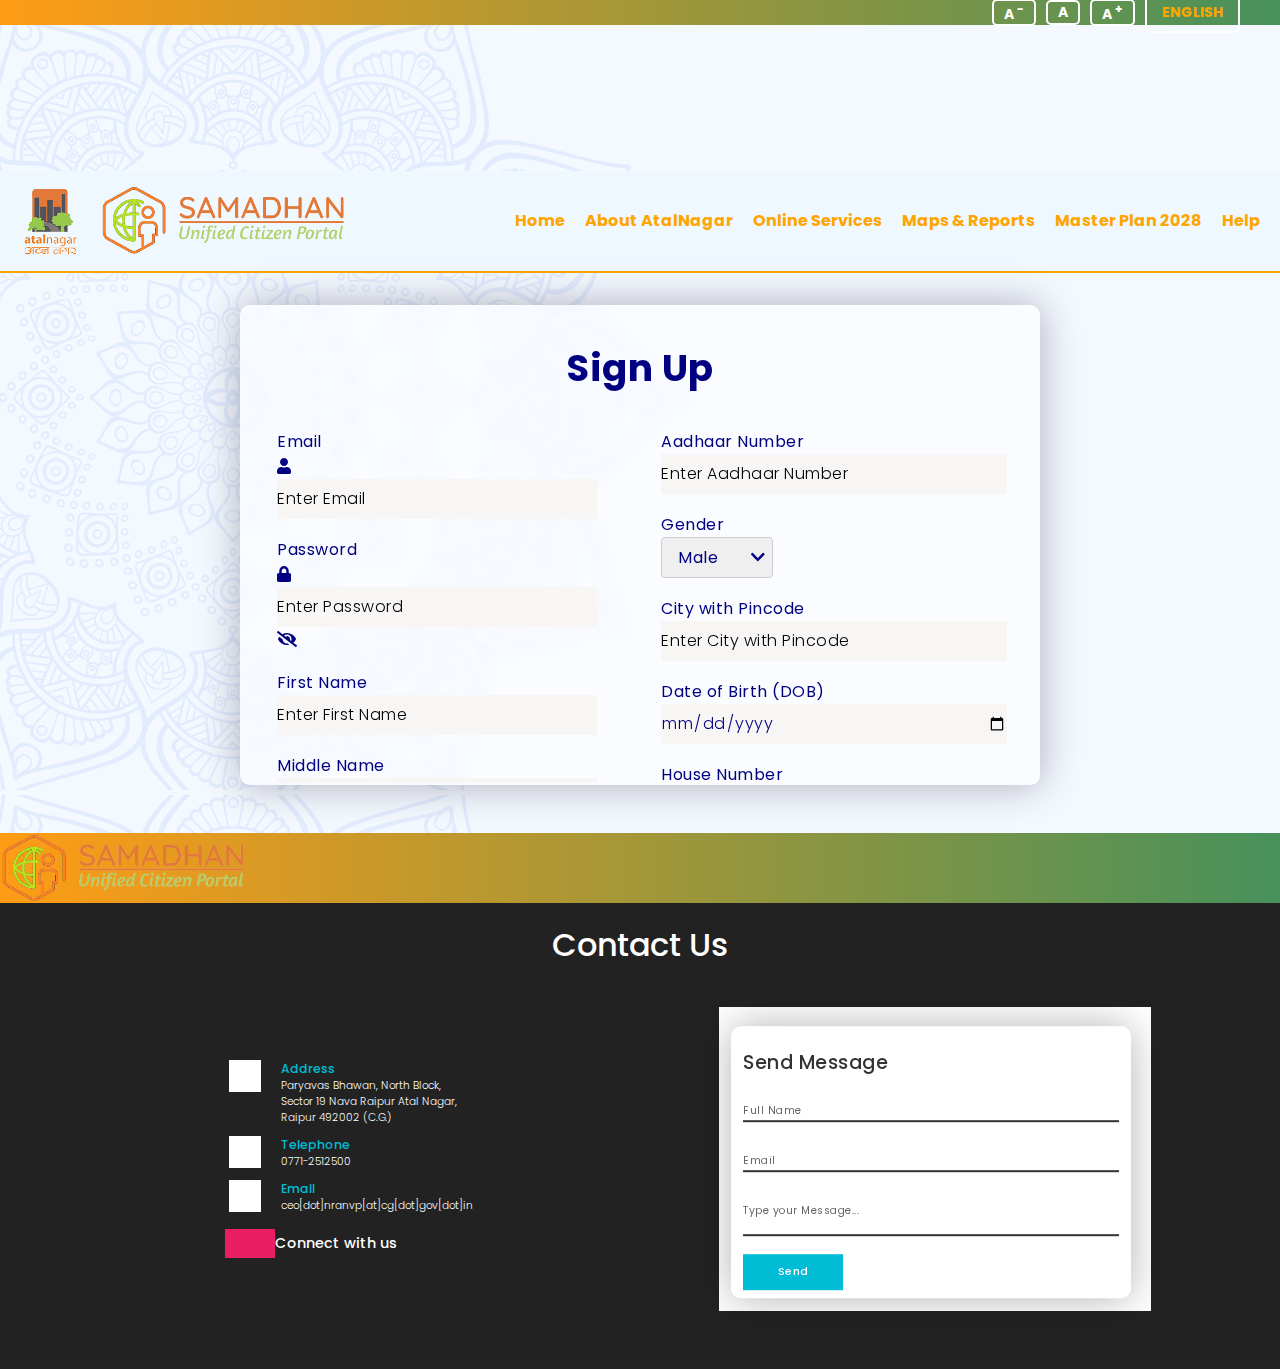
<file: SignUp.html>
<!DOCTYPE html>
<html lang="en">
<head>
  <meta charset="UTF-8">
  <meta http-equiv="X-UA-Compatible" content="IE=edge">
  <meta name="viewport" content="width=device-width, initial-scale=1.0">
  <title>Citizen Sign Up</title>
  <link rel="stylesheet" href="signup.css">
  <link rel="stylesheet" href="https://cdnjs.cloudflare.com/ajax/libs/font-awesome/5.15.4/css/all.min.css">
  <link href="https://fonts.googleapis.com/css2?family=Poppins:wght@300;500;600&display=swap" rel="stylesheet">
</head>

<body>
    <div class="navbar-one-oone" style="margin-top:1rem ;"> 
        <nav class="navbar-one">
        <div class="header-peak">
                <ul class="nav">
                    <li class="nav-item">
                        <span id="currentDateTime" class="nav-link link-light"></span>
                    </li>
                    <li class="nav-item">
                        <button id="decfont" class="nav-link link-light px-2 font-inc font-btn" id="decfont"> A
                            <sup>-</sup></button>
                    </li>
                    <li class="nav-item">
                        <button id="resetFont" class="nav-link link-light px-2 font-inc active font-btn" id="resetFont"> A
                        </button>
                    </li>
                    <li class="nav-item">
                        <button id="incfont" class="nav-link link-light px-2 font-inc font-btn" id="incfont"> A
                            <sup>+</sup></button>
                    </li>
                </ul>
    
                <ul class="nav-item">
                    <div class="language-dropdown">
                        <button class="btn btn-tertiary dropdown-toggle" id="dropdown-text-mob" type="button"
                            data-bs-toggle="dropdown" aria-expanded="false">
                            <span class="language-text">English</span>
                        </button>
                        <ul class="dropdown-menu">
                            <li class="dropdown-item">
                                <a class="nav-link f16 link-light english-box language" href="/en.html">
                                    <div class="en-language active-language">
                                        <span class="language-icon">A</span>
                                        <span class="language-text">English</span>
                                    </div>
                                </a>
                            </li>
                            <li class="dropdown-item">
                                <a class="nav-link f16 language hindi-box link-light" href="/hi.html">
                                    <div class="hin-language">
                                        <span class="language-icon">अ</span>
                                        <span class="language-text">Hindi</span>
                                    </div>
                                </a>
                            </li>
                        </ul>
                    </div>
                    </ui>
                </ul>
        </div>
        </nav>
    </div>  
    <div class="navbar-two-oone" style="margin-top:38rem ; width: 100%;">
        <nav class="navbar-two" style="background-color: aliceblue; width: 100%; margin-left: 0rem;"  >
            <div class="logo">
                <img src="emblem.png">
                <img src="logo.png" alt="SAMADHAN logo">
            </div>
            <ul class="navbar-list">
    
                <li>
                    <a href="#home" class="navbar-link" data-nav-link>Home</a>
                </li>
    
                <li>
                    <a href="#about" class="navbar-link" data-nav-link>About AtalNagar</a>
                </li>
    
                <li>
                    <a href="#services" class="navbar-link" data-nav-link>Online Services</a>
                </li>
    
                <li>
                    <a href="#reports" class="navbar-link" data-nav-link>Maps & Reports</a>
                </li>
    
                <li>
                    <a href="#masterplan" class="navbar-link" data-nav-link>Master Plan 2028</a>
                </li>
                <li>
                    <a href="#masterplan" class="navbar-link" data-nav-link>Help</a>
                </li>
    
            </ul>
        </nav>
    </div>
    <section>
    <div class="inFormBackground">
      <div class="inLoginForm">
        <form onsubmit="return false">
          <div class="title">
            <h3 style="margin-bottom: 2rem;">Sign Up</h3>
          </div>
          <div style="display: flex; height: 80%;" class="column">
          <div style="width: 10rem;" class="leftform">
            <div class="inputGroup">
            <label for="email">Email</label>
            <i class="fas fa-user"></i>
            <input  style="height: 40px;" type="email" placeholder="Enter Email" id="email">
          </div>
          <div class="inputGroup">
            <label for="password">Password</label>
            <i class="fas fa-lock"></i> 
            <input style="height: 40px;" type="password" placeholder="Enter Password" id="password">
            <i class="fas fa-eye-slash" id="togglePassword"></i>
          </div>
          <div class="inputGroup">
            <label for="firstName">First Name</label>
            <input type="text" placeholder="Enter First Name" id="firstName">
          </div>
          <div class="inputGroup">
            <label for="middleName">Middle Name</label>
            <input type="text" placeholder="Enter Middle Name" id="middleName">
          </div>
          <div class="inputGroup">
            <label for="lastName">Last Name</label>
            <input type="text" placeholder="Enter Last Name" id="lastName">
          </div>
          <div class="inputGroup">
            <label for="contactNumber">Contact Number</label>
            <input type="tel" placeholder="Enter Contact Number" id="contactNumber">
          </div>
        </div>
        <div style="margin-left: 14rem; margin-right: 10rem; width: 20rem;" class="rightform">
          <div class="inputGroup">
            <label for="aadhaarNumber">Aadhaar Number</label>
            <input type="text" placeholder="Enter Aadhaar Number" id="aadhaarNumber">
          </div>
          <div class="inputGroup">
            <label for="gender">Gender</label>
            <div class="iconDropdown">
            <select id="loginType">
                <option value="male">Male </option>
                <option value="female">Female</option>
                <option value="others">Others</option>
            </select>
              <i class="fas fa-chevron-down"></i>
            </div>
          </div>
          <div class="inputGroup">
            <label for="city">City with Pincode</label>
            <input type="text" placeholder="Enter City with Pincode" id="city">
          </div>
          <div class="inputGroup">
            <label for="dob">Date of Birth (DOB)</label>
            <input type="date" id="dob">
          </div>
          <div class="inputGroup">
            <label for="houseNumber">House Number</label>
            <input type="text" placeholder="Enter House Number" id="houseNumber">
          </div>
          <div class="inputGroup">
            <label for="streetName">Street Name</label>
            <input type="text" placeholder="Enter Street Name" id="streetName">
          </div>
          <div class="inputGroup">
            <label for="streetNumber">Street Number</label>
            <input type="text" placeholder="Enter Street Number" id="streetNumber">
          </div>
          </div>
          </div>
         
         
          <button style="margin-top:20rem" class="submitForm"><a style="text-decoration: none;" href="login.html">Create Account</a>
          </button>
        </form>
      
      </div>
    </div>
    </section>
    <footer>
    <img class="logo" src="logo.png" alt="SAMADHAN logo">
  </footer>
  <section class="contact">
    <div class="content"
style="margin-top: -2rem;">
        <h2>Contact Us</h2>
    </div>
    <div class="container" style="height: 20rem;">
        <div class="contactInfo">
            <div class="box">
                <div class="icon"><ion-icon name="location-outline"></ion-icon></div>
                <div class="text">
                    <h3>Address</h3>
                    <p>Paryavas Bhawan, North Block, <br>Sector 19 Nava Raipur Atal Nagar, <br>Raipur 492002 (C.G.)</p>
                </div>
            </div>
            <div class="box">
                <div class="icon"><ion-icon name="call-outline"></ion-icon></div>
                <div class="text">
                    <h3>Telephone</h3>
                    <p> 0771-2512500</p>
                </div>
            </div>
            <div class="box">
                <div class="icon"><ion-icon name="mail-outline"></ion-icon></div>
                <div class="text">
                    <h3>Email</h3>
                    <p>ceo[dot]nranvp[at]cg[dot]gov[dot]in</p>
                </div>
            </div>
            <h2 class="txt">Connect with us</h2>
            <ul class="sci">
                <li><a href="#"><ion-icon name="logo-facebook"></ion-icon></a></li>
                <li><a href="#"><ion-icon name="logo-twitter"></ion-icon></a></li>
                <li><a href="#"><ion-icon name="logo-linkedin"></ion-icon></a></li>
                <li><a href="#"><ion-icon name="logo-instagram"></ion-icon></a></li>
            </ul>
        </div>

        <div class="contactForm">
            <form>
                <h2>Send Message</h2>
                <div class="inputBox">
                    <input type="text" name="" required="required">
                    <span>Full Name</span>
                </div>
                <div class="inputBox">
                    <input type="text" name="" required="required">
                    <span>Email</span>
                </div>
                <div class="inputBox">
                    <textarea required="required"></textarea>
                    <span>Type your Message...</span>
                </div>
                <div class="inputBox">
                    <input type="submit" value="Send" style="margin-top: -12px;">
                </div>
            </form>
        </div>
    </div>
</section>
</body>
</html>
</file>
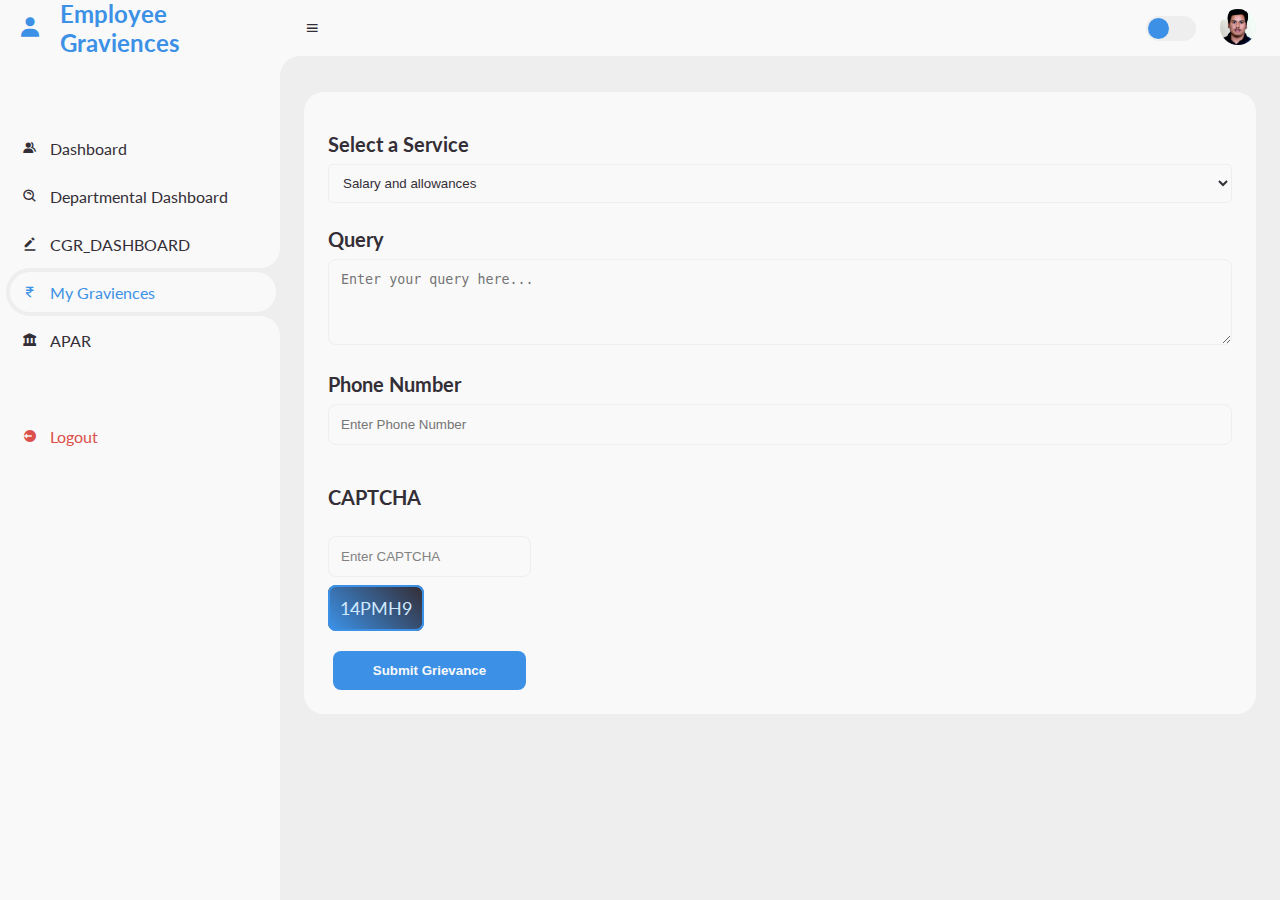
<file: tax.html>
<!DOCTYPE html>
<html lang="en">
<head>
    <meta charset="UTF-8">
    <meta name="viewport" content="width=device-width, initial-scale=1.0">
    <link href='https://unpkg.com/boxicons@2.0.9/css/boxicons.min.css' rel='stylesheet'>
    <title>AdminHub</title>
    <link href='https://unpkg.com/boxicons@2.0.9/css/boxicons.min.css' rel='stylesheet'>
    <link rel="stylesheet" href="tax.css">
</head>
<body>
    <section id="sidebar">
        <a href="#" class="brand">
            <i class='bx bxs-user'></i>
            <span class="text">Employee Graviences</span>
        </a>
        <ul class="side-menu top">
            <li>
                <a href="onlineservices.html">
                    <i class='bx bxs-group' ></i>
                    <span class="text">Dashboard</span>
                </a>
            </li>
            <li>
                <a href="onlineservices.html">
                    <i class='bx bx-search-alt' ></i>
                    <span class="text">Departmental Dashboard</span>
                </a>
            </li>
            <li >
                <a href="graviences.html">
                    <i class='bx bxs-edit-alt' ></i>
                    <span class="text">CGR_DASHBOARD</span>
                </a>
            </li>
            <li class="active">
                <a href="#">
                    <i class='bx bx-rupee'></i>
                    <span class="text">My Graviences</span>
                </a>
            </li>
            <li>
                <a href="#">
                    <i class='bx bxs-landmark' ></i>
                    <span class="text">APAR</span>
                </a>
            </li>
        </ul>
        <ul class="side-menu">
            <li>
                <a href="#" class="logout">
                    <i class='bx bxs-log-out-circle' ></i>
                    <span class="text">Logout</span>
                </a>
            </li>
        </ul>
    </section>
    <!-- SIDEBAR -->

    <!-- CONTENT -->
    <section id="content">
        <!-- NAVBAR -->
        <nav>
            <i class='bx bx-menu' ></i>
            <form action="#">
                <div class="form-input">
                    <button type="submit" class="search-btn"><i class='bx bx-searc' ></i></button>
                </div>
            </form>
            <input type="checkbox" id="switch-mode" hidden>
            <label for="switch-mode" class="switch-mode"></label>
            <a href="#" class="profile">
                <img src="harsh.jpeg">
            </a>
        </nav>
        <!-- NAVBAR -->
        <main>
            <div class="grievance-form">
                <div class="services-section">
                    <h2>Select a Service</h2>
                    <select id="serviceDropdown">
                        <option value="sewage">Salary and allowances</option>
                        <option value="water">leave</option>
                        <option value="road">human resource</option>
                        <option value="garbage">Any Other</option>
                        <option value="electricity">Electricity</option>
                    </select>
                </div>
				<div class="other-service-section" style="display:none;">
					<h2>Other Service</h2>
					<input type="text" id="otherServiceInput" placeholder="Enter the other service">
				</div>				
                <div class="query-section">
                    <h2>Query</h2>
                    <textarea id="queryBox" rows="4" cols="50" placeholder="Enter your query here..."></textarea>
                </div>

                <div class="phone-section">
                    <h2>Phone Number</h2>
                    <input type="text" id="phoneNumber" placeholder="Enter Phone Number">
                </div>
                <div class="captcha-section">
                    <div class="captcha">
                        <h2>CAPTCHA</h2>
                        <br>
                        <input type="text" id="enteredCaptcha" placeholder="Enter CAPTCHA">
                        <br>
                        <span id="captcha" class="captcha-text">ABC123</span>
                        <div class="submit-section">
							<div class="verification-message" id="verification-message" style="display: none;"></div>
                            <button id="submitGrievance">Submit Grievance</button>
                        </div>
                    </div>
                </div>		
            </div>
        </main>
    </section>
    <!-- CONTENT -->
    <script src="script.js"></script>
</body>
</html>
</file>
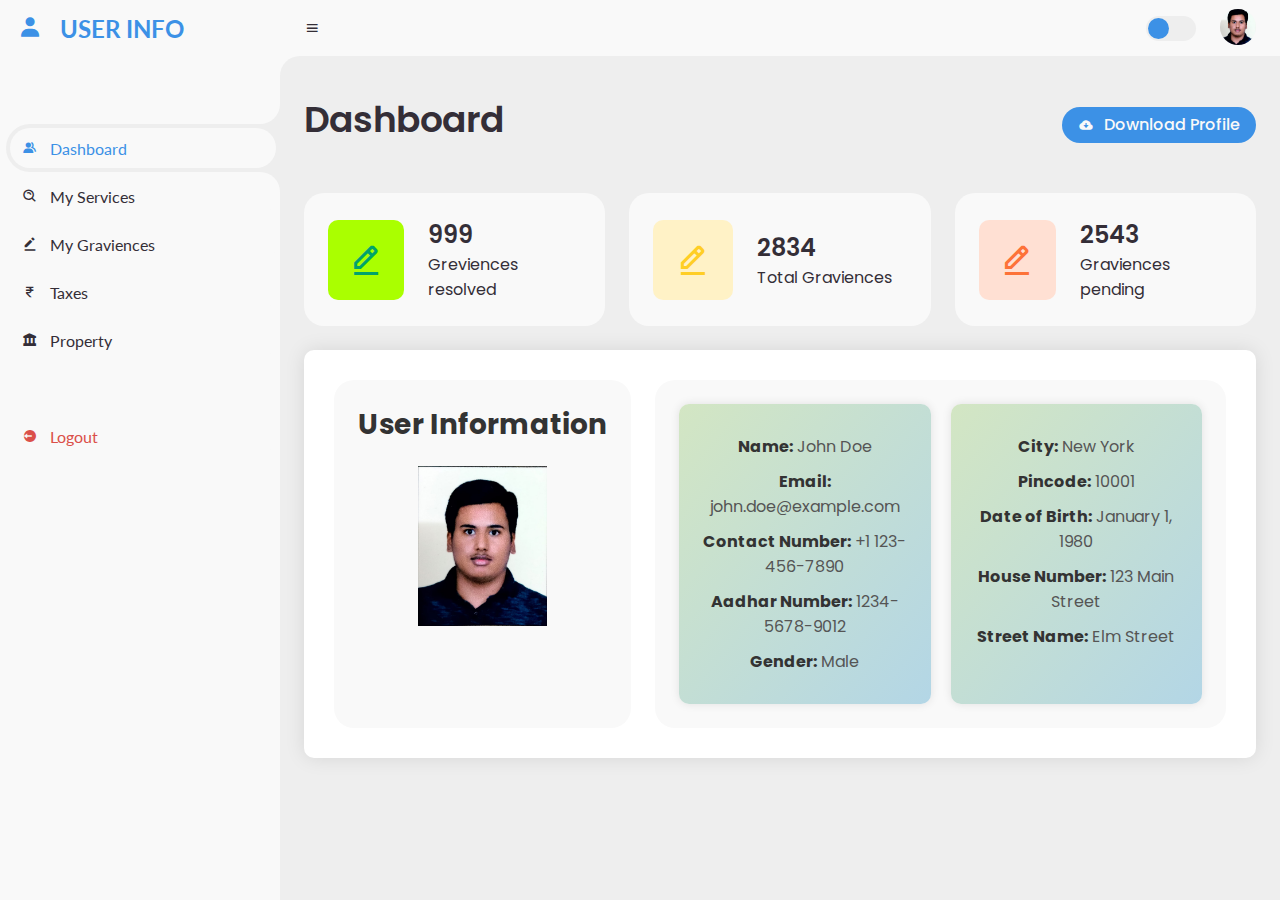
<file: userdasboard.html>
<!DOCTYPE html>
<html lang="en">
<head>
	<meta charset="UTF-8">
	<meta name="viewport" content="width=device-width, initial-scale=1.0">
	<link href='https://unpkg.com/boxicons@2.0.9/css/boxicons.min.css' rel='stylesheet'>
	<link rel="stylesheet" href="userdasboard.css">
	<title>AdminHub</title>
</head>
<body>
	<section id="sidebar">
		<a href="#" class="brand">
			<i class='bx bxs-user'></i>
			<span class="text">USER INFO</span>
		</a>
		<ul class="side-menu top">
			<li class="active">
				<a href="#">
					<i class='bx bxs-group' ></i>
					<span class="text">Dashboard</span>
				</a>
			</li>
			<li>
				<a href="onlineservices.html">
					<i class='bx bx-search-alt' ></i>					<span class="text">My Services</span>
				</a>
			</li>
			<li >
				<a href="graviences.html">
					<i class='bx bxs-edit-alt' ></i>
					<span class="text">My Graviences</span>
				</a>
			</li>
			<li>
				<a href="tax.html">
					<i class='bx bx-rupee'></i>
					<span class="text">Taxes</span>
				</a>
			</li>
			<li>
				<a href="#">
					<i class='bx bxs-landmark' ></i>
					<span class="text">Property</span>
				</a>
			</li>
		</ul>
		<ul class="side-menu">
			<li>
				<a href="#" class="logout">
					<i class='bx bxs-log-out-circle' ></i>
					<span class="text">Logout</span>
				</a>
			</li>
		</ul>
	</section>
	<!-- SIDEBAR -->

	<!-- CONTENT -->
	<section id="content">
<!-- NAVBAR -->
<nav>
	<i class='bx bx-menu'></i>
	<form action="#">
		<div class="form-input">
			<button type="submit" class="search-btn"><i class='bx bx-search' ></i></button>
		</div>
	</form>
	<input type="checkbox" id="switch-mode" hidden>
	<label for="switch-mode" class="switch-mode"></label>
	<a href="#" class="profile">
		<img src="harsh.jpeg" alt="USER IMAGE">
	</a>
</nav>
<!-- NAVBAR -->
		<!-- MAIN -->
		<main>
			<div class="head-title">
				<div class="left">
					<h1>Dashboard</h1>
				</div>
				<a href="#" class="btn-download">
					<i class='bx bxs-cloud-download' ></i>
					<span class="text">Download Profile</span>
				</a>
			</div>

			<ul class="box-info">
				<li>
					<i class='bx bx-edit-alt' ></i>
					<span class="text">
						<h3>999</h3>
						<p>Greviences resolved</p>
					</span>
				</li>
				<li>
					<i class='bx bx-edit-alt' ></i>
					<span class="text">
						<h3>2834</h3>
						<p>Total Graviences</p>
					</span>
				</li>
				<li>
					<i class='bx bx-edit-alt' ></i>
					<span class="text">
						<h3>2543</h3>
						<p>Graviences pending</p>
					</span>
				</li>
			</ul>
			<div class="table-data">
				<div><h1>User Information</h1>
					<img src="harsh.jpeg" alt="" style="height: 10rem;">
				</div>
				
				<div class="order">
					<div class="order-box box1">
						<p><strong>Name:</strong> John Doe</p>
						<p><strong>Email:</strong> john.doe@example.com</p>
						<p><strong>Contact Number:</strong> +1 123-456-7890</p>
						<p><strong>Aadhar Number:</strong> 1234-5678-9012</p>
						<p><strong>Gender:</strong> Male</p>
					</div>
					<div class="order-box box2">
						<p><strong>City:</strong> New York</p>
						<p><strong>Pincode:</strong> 10001</p>
						<p><strong>Date of Birth:</strong> January 1, 1980</p>
						<p><strong>House Number:</strong> 123 Main Street</p>
						<p><strong>Street Name:</strong> Elm Street</p>
					</div>
				</div>
			</div>
		</main>
		<!-- MAIN -->
	</section>
	<!-- CONTENT -->

	<script src="script.js"></script>
</body>
</html>
</file>
<file: one.css>
@import url('https://fonts.googleapis.com/css2?family=Lato:wght@400;700&family=Poppins:wght@400;500;600;700&display=swap');

* {
	margin: 0;
	padding: 0;
	box-sizing: border-box;
}
/* User Information Section */
.user-info {
  background: var(--light);
  padding: 20px;
  border-radius: 8px;
  margin-top: 20px;
  box-shadow: 0 0 15px rgba(0, 0, 0, 0.3);
  max-height: 300px; /* Set the maximum height for the scrollable area */
  overflow-y: auto; /* Add a vertical scrollbar when content exceeds the height */
}

.user-details {
  padding: 10px;
}

.user-details h2 {
  font-size: 28px;
  margin-bottom: 10px;
  color: var(--dark);
}

.user-details p {
  margin: 8px 0;
  font-size: 16px;
  color: var(--dark);
}

/* Add some additional styling for a clean and modern look */
.user-info::-webkit-scrollbar {
  width: 12px;
}

.user-info::-webkit-scrollbar-thumb {
  background: var(--blue);
  border-radius: 10px;
}

.user-info::-webkit-scrollbar-thumb:hover {
  background: var(--dark-blue);
}

.user-info::-webkit-scrollbar-track {
  background: var(--light);
  border-radius: 10px;
  box-shadow: inset 0 0 6px rgba(0, 0, 0, 0.1);
}

a {
	text-decoration: none;
}

li {
	list-style: none;
}

:root {
	--poppins: 'Poppins', sans-serif;
	--lato: 'Lato', sans-serif;

	--light: #F9F9F9;
	--blue: #3C91E6;
	--light-blue: #CFE8FF;
	--grey: #eee;
	--dark-grey: #AAAAAA;
	--dark: #342E37;
	--red: #DB504A;
	--yellow: #FFCE26;
	--light-yellow: #FFF2C6;
	--orange: #FD7238;
	--light-orange: #FFE0D3;
	--green : #AAFF00;
	--brightgreen : #00A36C;
}

html {
	overflow-x: hidden;
}

body.dark {
	--light: #0C0C1E;
	--grey: #060714;
	--dark: #FBFBFB;
}

body {
	background: var(--grey);
	overflow-x: hidden;
}
/* SIDEBAR */
#sidebar {
	position: fixed;
	top: 0;
	left: 0;
	width: 280px;
	height: 100%;
	background: var(--light);
	z-index: 2000;
	font-family: var(--lato);
	transition: .3s ease;
	overflow-x: hidden;
	scrollbar-width: none;
}
#sidebar::--webkit-scrollbar {
	display: none;
}
#sidebar.hide {
	width: 60px;
}
#sidebar .brand {
	font-size: 24px;
	font-weight: 700;
	height: 56px;
	display: flex;
	align-items: center;
	color: var(--blue);
	position: sticky;
	top: 0;
	left: 0;
	background: var(--light);
	z-index: 500;
	padding-bottom: 20px;
	box-sizing: content-box;
}
#sidebar .brand .bx {
	min-width: 60px;
	display: flex;
	justify-content: center;
}
#sidebar .side-menu {
	width: 100%;
	margin-top: 48px;
}
#sidebar .side-menu li {
	height: 48px;
	background: transparent;
	margin-left: 6px;
	border-radius: 48px 0 0 48px;
	padding: 4px;
}
#sidebar .side-menu li.active {
	background: var(--grey);
	position: relative;
}
#sidebar .side-menu li.active::before {
	content: '';
	position: absolute;
	width: 40px;
	height: 40px;
	border-radius: 50%;
	top: -40px;
	right: 0;
	box-shadow: 20px 20px 0 var(--grey);
	z-index: -1;
}
#sidebar .side-menu li.active::after {
	content: '';
	position: absolute;
	width: 40px;
	height: 40px;
	border-radius: 50%;
	bottom: -40px;
	right: 0;
	box-shadow: 20px -20px 0 var(--grey);
	z-index: -1;
}
#sidebar .side-menu li a {
	width: 100%;
	height: 100%;
	background: var(--light);
	display: flex;
	align-items: center;
	border-radius: 48px;
	font-size: 16px;
	color: var(--dark);
	white-space: nowrap;
	overflow-x: hidden;
}
#sidebar .side-menu.top li.active a {
	color: var(--blue);
}
#sidebar.hide .side-menu li a {
	width: calc(48px - (4px * 2));
	transition: width .3s ease;
}
#sidebar .side-menu li a.logout {
	color: var(--red);
}
#sidebar .side-menu.top li a:hover {
	color: var(--blue);
}
#sidebar .side-menu li a .bx {
	min-width: calc(60px  - ((4px + 6px) * 2));
	display: flex;
	justify-content: center;
}
/* SIDEBAR */





/* CONTENT */
#content {
	position: relative;
	width: calc(100% - 280px);
	left: 280px;
	transition: .3s ease;
}
#sidebar.hide ~ #content {
	width: calc(100% - 60px);
	left: 60px;
}
/* NAVBAR */
#content nav {
	height: 56px;
	background: var(--light);
	padding: 0 24px;
	display: flex;
	align-items: center;
	grid-gap: 24px;
	font-family: var(--lato);
	position: sticky;
	top: 0;
	left: 0;
	z-index: 1000;
}
#content nav::before {
	content: '';
	position: absolute;
	width: 40px;
	height: 40px;
	bottom: -40px;
	left: 0;
	border-radius: 50%;
	box-shadow: -20px -20px 0 var(--light);
}
#content nav a {
	color: var(--dark);
}
#content nav .bx.bx-menu {
	cursor: pointer;
	color: var(--dark);
}
#content nav .nav-link {
	font-size: 16px;
	transition: .3s ease;
}
#content nav .nav-link:hover {
	color: var(--blue);
}
#content nav form {
	max-width: 400px;
	width: 100%;
	margin-right: auto;
}
#content nav form .form-input {
	display: flex;
	align-items: center;
	height: 36px;
}
#content nav form .form-input input {
	flex-grow: 1;
	padding: 0 16px;
	height: 100%;
	border: none;
	background: var(--grey);
	border-radius: 36px 0 0 36px;
	outline: none;
	width: 100%;
	color: var(--dark);
}
#content nav form .form-input button {
	width: 36px;
	height: 100%;
	display: flex;
	justify-content: center;
	align-items: center;
	background: var(--blue);
	color: var(--light);
	font-size: 18px;
	border: none;
	outline: none;
	border-radius: 0 36px 36px 0;
	cursor: pointer;
}
#content nav .notification {
	font-size: 20px;
	position: relative;
}
#content nav .notification .num {
	position: absolute;
	top: -6px;
	right: -6px;
	width: 20px;
	height: 20px;
	border-radius: 50%;
	border: 2px solid var(--light);
	background: var(--red);
	color: var(--light);
	font-weight: 700;
	font-size: 12px;
	display: flex;
	justify-content: center;
	align-items: center;
}
#content nav .profile img {
	width: 36px;
	height: 36px;
	object-fit: cover;
	border-radius: 50%;
}
#content nav .switch-mode {
	display: block;
	min-width: 50px;
	height: 25px;
	border-radius: 25px;
	background: var(--grey);
	cursor: pointer;
	position: relative;
}
#content nav .switch-mode::before {
	content: '';
	position: absolute;
	top: 2px;
	left: 2px;
	bottom: 2px;
	width: calc(25px - 4px);
	background: var(--blue);
	border-radius: 50%;
	transition: all .3s ease;
}
#content nav #switch-mode:checked + .switch-mode::before {
	left: calc(100% - (25px - 4px) - 2px);
}
/* NAVBAR */



.section-heading {
    font-size: 36px;
    font-weight: bold;
    color: var(--dark);
    text-align: center;
    margin-top: 30px;
}

/* Adjust the styling of the services section to match the page */
#services {
    display: flex;
    flex-wrap: wrap;
    justify-content: center;
    gap: 20px;
    margin: 20px;
}

/* Apply different background gradients to each service item */
.service {
    background: linear-gradient(135deg, #3399FF, #00CC99);
    border: 1px solid #138808; /* Green border color */
    margin: 10px; /* Reduced margin */
    padding: 20px; /* Reduced padding */
    text-align: center;
    width: calc(33.33% - 20px); /* Approximately 3 items per row with spacing */
    border-radius: 16px;
    box-shadow: 0 4px 6px rgba(0, 0, 0, 0.15);
    transition: transform 0.2s, box-shadow 0.2s,background 0.2s;
    color: #fff; /* White text color */
}
/* .service.service1 {
    background: linear-gradient(135deg, #FF9900, #FF6633);
}
.service.service2 {
    background: linear-gradient(135deg, #3399FF, #00CC99);
}
.service.service3 {
}
.service.service4 {
    background: linear-gradient(135deg, #66CC33, #33CC33);
}*/
.service:hover {
    transform: translateY(-5px);
    box-shadow: 0 6px 10px rgba(0, 0, 0, 0.3);
    background: linear-gradient(135deg, #66CC33, #33CC33);
}
	/* Style the 'service' h2 and p */
	/* Style for the "Our Services" heading */
.section-heading {
    font-size: 36px;
    font-weight: bold;
    color: #fff; /* White text color */
    text-align: center;
    margin-top: 30px;
	background-color: #118ab2;
	background-image: linear-gradient(319deg, #118ab2 0%, #06d6a0 37%, #ffd166 100%);    padding: 20px; /* Add padding to the heading */
    border-radius: 16px; /* Rounded corners for the background */
    box-shadow: 0 4px 6px rgba(0, 0, 0, 0.15);
    transition: background 0.2s; /* Add transition for background color change */
}

/* Hover effect for the "Our Services" heading */
.section-heading:hover {
	background-color: #007ea7;
	background-image: linear-gradient(315deg, #007ea7 0%, #80ced7 74%);}

	.service p {
		color: #ccc; /* Light gray text for service descriptions */
	}

	/* Style the 'other-service' h2 and p */
	.other-service h2 {
		font-size: 24px;
		color: #fff; /* White heading text */
		margin-bottom: 10px;
	}
	.other-service p {
		color: #ccc; /* Light gray text for service descriptions */
	}

	#content {
		max-width:100rem; /* Adjust the max-width as needed */
	}
	
	.employees-section {
		text-align: center;
		margin-top: 20px;
	}
	
	.employee-table {
		width: 100%;
		border-collapse: collapse;
		margin-top: 10px;
		box-shadow: 0 0 10px rgba(0, 0, 0, 0.1);
		background: linear-gradient(to right, #f2f2f2, #e0e0e0);
	}
	
	.employee-table th, .employee-table td {
		padding: 15px;
		border: 1px solid #ddd;
	}
	
	.employee-table th {
		background-image: linear-gradient(319deg, rgb(17, 138, 178) 0%,
		 rgb(6, 214, 160) 37%, rgb(255, 209, 102) 100%);
		font-weight: bold;
	}

	
	.employee-table tr:nth-child(even) {
		background-color: #f6f6f6;
		background: linear-gradient(135deg, #3399FF, #00CC99);
		
	}
	.employee-table tr:nth-child(odd) {
		background-color: #f6f6f6;
		background: linear-gradient(135deg, #3399FF, #00CC99);
		
	}
	
	.employee-table tr:hover {
		background-color: #e8e8e8;
	}
  
	.employee-table td{
    color: white;
    font-size: 1.25rem;
	}

	.employee-table th{
		font-size: 1.5rem;
	}
</file>
<file: employedashboard.css>
@import url('https://fonts.googleapis.com/css2?family=Lato:wght@400;700&family=Poppins:wght@400;500;600;700&display=swap');

* {
	margin: 0;
	padding: 0;
	box-sizing: border-box;
}
/* User Information Section */
.user-info {
  background: var(--light);
  padding: 20px;
  border-radius: 8px;
  margin-top: 20px;
  box-shadow: 0 0 15px rgba(0, 0, 0, 0.3);
  max-height: 300px; /* Set the maximum height for the scrollable area */
  overflow-y: auto; /* Add a vertical scrollbar when content exceeds the height */
}

.user-details {
  padding: 10px;
}

.user-details h2 {
  font-size: 28px;
  margin-bottom: 10px;
  color: var(--dark);
}

.user-details p {
  margin: 8px 0;
  font-size: 16px;
  color: var(--dark);
}

/* Add some additional styling for a clean and modern look */
.user-info::-webkit-scrollbar {
  width: 12px;
}

.user-info::-webkit-scrollbar-thumb {
  background: var(--blue);
  border-radius: 10px;
}

.user-info::-webkit-scrollbar-thumb:hover {
  background: var(--dark-blue);
}

.user-info::-webkit-scrollbar-track {
  background: var(--light);
  border-radius: 10px;
  box-shadow: inset 0 0 6px rgba(0, 0, 0, 0.1);
}

a {
	text-decoration: none;
}

li {
	list-style: none;
}

:root {
	--poppins: 'Poppins', sans-serif;
	--lato: 'Lato', sans-serif;

	--light: #F9F9F9;
	--blue: #3C91E6;
	--light-blue: #CFE8FF;
	--grey: #eee;
	--dark-grey: #AAAAAA;
	--dark: #342E37;
	--red: #DB504A;
	--yellow: #FFCE26;
	--light-yellow: #FFF2C6;
	--orange: #FD7238;
	--light-orange: #FFE0D3;
	--green : #AAFF00;
	--brightgreen : #00A36C;
}

html {
	overflow-x: hidden;
}

body.dark {
	--light: #0C0C1E;
	--grey: #060714;
	--dark: #FBFBFB;
}

body {
	background: var(--grey);
	overflow-x: hidden;
	font-family: Arial, sans-serif;
}
/* SIDEBAR */
#sidebar {
	position: fixed;
	top: 0;
	left: 0;
	width: 280px;
	height: 100%;
	background: var(--light);
	z-index: 2000;
	font-family: var(--lato);
    transition: width 0.3s ease;
	overflow-x: hidden;
	scrollbar-width: none;
}
#sidebar::--webkit-scrollbar {
	display: none;
}
#sidebar.hide {
	width: 60px;
}
#sidebar .brand {
	font-size: 24px;
	font-weight: 700;
	height: 56px;
	display: flex;
	align-items: center;
	color: var(--blue);
	position: sticky;
	top: 0;
	left: 0;
	background: var(--light);
	z-index: 500;
	padding-bottom: 20px;
	box-sizing: content-box;
}
#sidebar .brand .bx {
	min-width: 60px;
	display: flex;
	justify-content: center;
}
#sidebar .side-menu {
	width: 100%;
	margin-top: 48px;
}
#sidebar .side-menu li {
	height: 48px;
	background: transparent;
	margin-left: 6px;
	border-radius: 48px 0 0 48px;
	padding: 4px;
}
#sidebar .side-menu li.active {
	background: var(--grey);
	position: relative;
}
#sidebar .side-menu li.active::before {
	content: '';
	position: absolute;
	width: 40px;
	height: 40px;
	border-radius: 50%;
	top: -40px;
	right: 0;
	box-shadow: 20px 20px 0 var(--grey);
	z-index: -1;
}
#sidebar .side-menu li.active::after {
	content: '';
	position: absolute;
	width: 40px;
	height: 40px;
	border-radius: 50%;
	bottom: -40px;
	right: 0;
	box-shadow: 20px -20px 0 var(--grey);
	z-index: -1;
}
#sidebar .side-menu li a {
	width: 100%;
	height: 100%;
	background: var(--light);
	display: flex;
	align-items: center;
	border-radius: 48px;
	font-size: 16px;
	color: var(--dark);
	white-space: nowrap;
	overflow-x: hidden;
}
#sidebar .side-menu.top li.active a {
	color: var(--blue);
}
#sidebar.hide .side-menu li a {
	width: calc(48px - (4px * 2));
	transition: width .3s ease;
}
#sidebar .side-menu li a:hover {
    color: var(--blue);
}
#sidebar .side-menu li a.logout {
	color: var(--red);
}
#sidebar .side-menu.top li a:hover {
	color: var(--blue);
}
#sidebar .side-menu li a .bx {
	min-width: calc(60px  - ((4px + 6px) * 2));
	display: flex;
	justify-content: center;
}
#sidebar.hide ~ #content {
    width: calc(100% - 60px);
    left: 60px;
}
/* SIDEBAR */





/* CONTENT */
#content {
	position: relative;
	width: calc(100% - 280px);
	left: 280px;
	transition: .3s ease;
}
#sidebar.hide ~ #content {
	width: calc(100% - 60px);
	left: 60px;
}




/* NAVBAR */
#content nav {
	height: 56px;
	background: var(--light);
	padding: 0 24px;
	display: flex;
	align-items: center;
	grid-gap: 24px;
	font-family: var(--lato);
	position: sticky;
	top: 0;
	left: 0;
	z-index: 1000;
}
#content nav::before {
	content: '';
	position: absolute;
	width: 40px;
	height: 40px;
	bottom: -40px;
	left: 0;
	border-radius: 50%;
	box-shadow: -20px -20px 0 var(--light);
}
#content nav a {
	color: var(--dark);
}
#content nav .bx.bx-menu {
	cursor: pointer;
	color: var(--dark);
}
#content nav .nav-link {
	font-size: 16px;
	transition: .3s ease;
}
#content nav .nav-link:hover {
	color: var(--blue);
}
#content nav form {
	max-width: 400px;
	width: 100%;
	margin-right: auto;
}
#content nav form .form-input {
	display: flex;
	align-items: center;
	height: 36px;
}
#content nav form .form-input input {
	flex-grow: 1;
	padding: 0 16px;
	height: 100%;
	border: none;
	background: var(--grey);
	border-radius: 36px 0 0 36px;
	outline: none;
	width: 100%;
	color: var(--dark);
}
#content nav form .form-input button {
	width: 36px;
	height: 100%;
	display: flex;
	justify-content: center;
	align-items: center;
	background: var(--light);
	color: var(--light);
	font-size: 18px;
	border: none;
	outline: none;
	border-radius: 0 36px 36px 0;
	cursor: pointer;
}
#content nav .notification {
	font-size: 20px;
	position: relative;
}
#content nav .notification .num {
	position: absolute;
	top: -6px;
	right: -6px;
	width: 20px;
	height: 20px;
	border-radius: 50%;
	border: 2px solid var(--light);
	background: var(--red);
	color: var(--light);
	font-weight: 700;
	font-size: 12px;
	display: flex;
	justify-content: center;
	align-items: center;
}
#content nav .profile img {
	width: 36px;
	height: 36px;
	object-fit: cover;
	border-radius: 50%;
}
#content nav .switch-mode {
	display: block;
	min-width: 50px;
	height: 25px;
	border-radius: 25px;
	background: var(--grey);
	cursor: pointer;
	position: relative;
}
#content nav .switch-mode::before {
	content: '';
	position: absolute;
	top: 2px;
	left: 2px;
	bottom: 2px;
	width: calc(25px - 4px);
	background: var(--blue);
	border-radius: 50%;
	transition: all .3s ease;
}
#content nav #switch-mode:checked + .switch-mode::before {
	left: calc(100% - (25px - 4px) - 2px);
}
/* NAVBAR */




/* MAIN */
#content main {
	width: 100%;
	padding: 36px 24px;
	font-family: var(--poppins);
	max-height: calc(100vh - 56px);
	overflow-y: auto;
}
#content main .head-title {
	display: flex;
	align-items: center;
	justify-content: space-between;
	grid-gap: 16px;
	flex-wrap: wrap;
}
#content main .head-title .left h1 {
	font-size: 36px;
	font-weight: 600;
	margin-bottom: 10px;
	color: var(--dark);
}
#content main .head-title .left .breadcrumb {
	display: flex;
	align-items: center;
	grid-gap: 16px;
}
#content main .head-title .left .breadcrumb li {
	color: var(--dark);
}
#content main .head-title .left .breadcrumb li a {
	color: var(--dark-grey);
	pointer-events: none;
}
#content main .head-title .left .breadcrumb li a.active {
	color: var(--blue);
	pointer-events: unset;
}
#content main .head-title .btn-download {
	height: 36px;
	padding: 0 16px;
	border-radius: 36px;
	background: var(--blue);
	color: var(--light);
	display: flex;
	justify-content: center;
	align-items: center;
	grid-gap: 10px;
	font-weight: 500;
}




#content main .box-info {
	display: grid;
	grid-template-columns: repeat(auto-fit, minmax(240px, 1fr));
	grid-gap: 24px;
	margin-top: 36px;
}
#content main .box-info li {
	padding: 24px;
	background: var(--light);
	border-radius: 20px;
	display: flex;
	align-items: center;
	grid-gap: 24px;
}
#content main .box-info li .bx {
	width: 80px;
	height: 80px;
	border-radius: 10px;
	font-size: 36px;
	display: flex;
	justify-content: center;
	align-items: center;
}
#content main .box-info li:nth-child(1) .bx {
	background: var(--green);
	color: var(--brightgreen);
}
#content main .box-info li:nth-child(2) .bx {
	background: var(--light-yellow);
	color: var(--yellow);
}
#content main .box-info li:nth-child(3) .bx {
	background: var(--light-orange);
	color: var(--orange);
}
#content main .box-info li .text h3 {
	font-size: 24px;
	font-weight: 600;
	color: var(--dark);
}
#content main .box-info li .text p {
	color: var(--dark);	
}





#content main .table-data {
	display: flex;
	flex-wrap: wrap;
	grid-gap: 24px;
	margin-top: 24px;
	width: 100%;
	color: var(--dark);
}
#content main .table-data > div {
	border-radius: 20px;
	background: var(--light);
	padding: 24px;
	overflow-x: auto;
}
#content main .table-data .head {
	display: flex;
	align-items: center;
	grid-gap: 16px;
	margin-bottom: 24px;
}
#content main .table-data .head h3 {
	margin-right: auto;
	font-size: 24px;
	font-weight: 600;
}
#content main .table-data .head .bx {
	cursor: pointer;
}

#content main .table-data .order {
	flex-grow: 1;
	flex-basis: 500px;
}
#content main .table-data .order table {
	width: 100%;
	border-collapse: collapse;
}
#content main .table-data .order table th {
	padding-bottom: 12px;
	font-size: 13px;
	text-align: left;
	border-bottom: 1px solid var(--grey);
}
#content main .table-data .order table td {
	padding: 16px 0;
}
#content main .table-data .order table tr td:first-child {
	display: flex;
	align-items: center;
	grid-gap: 12px;
	padding-left: 6px;
}
#content main .table-data .order table td img {
	width: 36px;
	height: 36px;
	border-radius: 50%;
	object-fit: cover;
}
#content main .table-data .order table tbody tr:hover {
	background: var(--grey);
}
#content main .table-data .order table tr td .status {
	font-size: 10px;
	padding: 6px 16px;
	color: var(--light);
	border-radius: 20px;
	font-weight: 700;
}
#content main .table-data .order table tr td .status.completed {
	background: var(--blue);
}
#content main .table-data .order table tr td .status.process {
	background: var(--yellow);
}
#content main .table-data .order table tr td .status.pending {
	background: var(--orange);
}


#content main .table-data .todo {
	flex-grow: 1;
	flex-basis: 300px;
}
#content main .table-data .todo .todo-list {
	width: 100%;
}
#content main .table-data .todo .todo-list li {
	width: 100%;
	margin-bottom: 16px;
	background: var(--grey);
	border-radius: 10px;
	padding: 14px 20px;
	display: flex;
	justify-content: space-between;
	align-items: center;
}
#content main .table-data .todo .todo-list li .bx {
	cursor: pointer;
}
#content main .table-data .todo .todo-list li.completed {
	border-left: 10px solid var(--blue);
}
#content main .table-data .todo .todo-list li.not-completed {
	border-left: 10px solid var(--orange);
}
#content main .table-data .todo .todo-list li:last-child {
	margin-bottom: 0;
}
/* MAIN */
/* CONTENT */
@media screen and (max-width: 768px) {
	#sidebar {
		width: 200px;
	}

	#content {
		width: calc(100% - 60px);
		left: 200px;
	}

	#content nav .nav-link {
		display: none;
	}
}
@media screen and (max-width: 576px) {
	#content nav form .form-input input {
		display: none;
	}

	#content nav form .form-input button {
		width: auto;
		height: auto;
		background: transparent;
		border-radius: none;
		color: var(--dark);
	}

	#content nav form.show .form-input input {
		display: block;
		width: 100%;
	}
	#content nav form.show .form-input button {
		width: 36px;
		height: 100%;
		border-radius: 0 36px 36px 0;
		color: var(--light);
		background: var(--red);
	}

	#content nav form.show ~ .notification,
	#content nav form.show ~ .profile {
		display: none;
	}

	#content main .box-info {
		grid-template-columns: 1fr;
	}

	#content main .table-data .head {
		min-width: 420px;
	}
	#content main .table-data .order table {
		min-width: 420px;
	}
	#content main .table-data .todo .todo-list {
		min-width: 420px;
	}
}
/* Reset some default styles */
.dashboard {
    background-color: #f0f0f0;
    display: flex;
    justify-content: center;
    align-items: center;
    height: 100vh;
    margin: 0;
}
.table-data {
    background-color: #fff;
    border-radius: 10px;
    box-shadow: 0px 0px 20px rgba(0, 0, 0, 0.1);
    padding: 30px;
    text-align: center;
    max-width: 1425px;
    font-family: 'Poppins', sans-serif;
    margin: 0 auto;
}

.table-data h1 {
    font-size: 28px;
    color: #333;
    margin-bottom: 20px;
}

.order {
    display: flex;
    justify-content: space-between;
    gap: 20px;
}

.order-box {
    padding: 20px;
    border-radius: 10px;
    flex: 1; /* Equal width boxes */
    box-shadow: 0px 0px 10px rgba(0, 0, 0, 0.1);
    background: #f8f8f8;
    transition: transform 0.2s;
}

.order-box:hover {
    transform: translateY(-5px);
    background: linear-gradient(to bottom right, #D3F4FF, #E1F7D5);
}

.order-box p {
    font-size: 16px;
    margin: 10px 0;
    color: #555;
}

.order-box p strong {
    color: #333;
}

/* Add some styles for the user's image */
.order-box img {
    max-width: 100%;
    border-radius: 10px;
    box-shadow: 0px 0px 10px rgba(0, 0, 0, 0.1);
}

/* Update the background gradient */
.order-box {
    background: linear-gradient(to bottom right, #d3e6c3, #b3d6e6);
}
/* Style the headings */
.order-box h2 {
    font-size: 18px;
    color: #333;
    margin: 10px 0;
}
/* Existing CSS styles remain the same, and we'll add styles for the recent activities section */

/* Additional styling for the recent activities section */
.recent-activities {
    background: var(--light);
    padding: 20px;
    border-radius: 8px;
    margin-top: 20px;
	margin-left: 100px;;
    box-shadow: 0 0 15px rgba(0, 0, 0, 0.3);
    max-height: 300px;
    overflow-y: auto;
    display: flex;
    flex-direction: column;
    align-items: center; /* Center the activities vertically */
}

/* Styling for the activity items */
.activity-item {
    display: flex;
    align-items: flex-start; /* Align items at the top */
    margin: 10px 0;
    color: var(--dark);
}

.activity-item i {
    font-size: 24px;
    color: var(--blue);
    margin-right: 10px;
    margin-top: 4px; /* Adjust the top margin to align with the paragraph */
}


/* Add some additional styling for a clean and modern look */
.recent-activities::-webkit-scrollbar {
    width: 12px;
}
/* Increase the max-width for the Recent Activities block */
.recent-activities {
    max-width: 70%; /* Adjust the max-width value as needed */
    padding: 20px;
    border-radius: 10px;
    box-shadow: 0px 0px 10px rgba(0, 0, 0, 0.1);
    background: #f8f8f8;
    transition: transform 0.2s;
}

.recent-activities::-webkit-scrollbar-thumb {
    background: var(--dark-grey);
    border-radius: 10px;
}
.recent-activities::-webkit-scrollbar-thumb:hover {
    background: var(--dark-blue);
}

.recent-activities::-webkit-scrollbar-track {
    background: var(--light);
    border-radius: 10px;
    box-shadow: inset 0 0 6px rgba(0, 0, 0, 0.1);
}
.footer {
    background: var(--light);
    padding: 16px;
    text-align: center;
    font-size: 14px;
    font-weight: 600;
    color: var(--dark);
    display: flex;
    flex-direction: column;
    align-items: center;
}

/* Center-align the footer links and add highlighting on hover */
.footer-links {
    display: flex;
    align-items: center;
    justify-content: center; /* Center-align the links */
    margin: 10px 0;
}

.footer-links a {
    text-decoration: none;
    color: var(--blue);
    margin: 0 10px;
    font-size: 18px;
    font-weight: 600; /* Add font-weight for emphasis */
    transition: color 0.3s; /* Smooth color transition on hover */
    position: relative;
}
.footer-links a::before {
    content: '';
    position: absolute;
    width: 100%;
    height: 3px; /* Highlight line height */
    background: var(--blue); /* Highlight color */
    bottom: -5px; /* Adjust the position of the highlight line */
    left: 0;
    transform: scaleX(0); /* Initial width of 0, expands on hover */
    transform-origin: left;
    transition: transform 0.3s;
}
.footer-links a:hover::before {
    transform: scaleX(1); /* Expand the highlight line on hover */
    transform-origin: right;
    background: var(--dark-blue); /* Highlight color change on hover */
}

/* Rest of the styles remain the same */
.order-box.box3 {
    padding: 20px;
    border-radius: 10px;
    flex: 1;
    box-shadow: 0px 0px 10px rgba(0, 0, 0, 0.1);
    background: #f8f8f8;
    transition: transform 0.2s;
    margin-top: 20px;
	margin-right:50px;
}

.order-box.box3 h2 {
    font-size: 18px;
    color: #333;
    margin: 10px 0;
}
.order-box.box3 ul.office-order-list {
    list-style: none;
    padding: 0;
    margin: 0;
}

.order-box.box3 ul.office-order-list li {
    margin: 10px 0;
    display: flex;
    justify-content: space-between;
    align-items: center;
}
.order-box.box3 ul.office-order-list li a {
    text-decoration: none;
    color: #555;
    font-size: 16px;
    display: flex;
    align-items: center;
    gap: 8px;
    transition: color 0.3s;
}
.order-box.box3 ul.office-order-list li a:hover {
    color: #333;
}
.order-box.box3 ul.office-order-list .order-count {
    background: #FFCE26;
    color: #333;
    padding: 4px 10px;
    border-radius: 20px;
    font-weight: 600;
    font-size: 12px;
}
/* CSS for the updated container */
.activity-office-container {
    display: flex;
    gap: 20px; /* Adjust the gap between the boxes */
    flex: 1;
}
/* Adjust styling for the Recent Activities and Office Orders boxes */
.recent-activities, .order-box.box3 {
    max-width: 1000px; /* Set the same max-width for both containers */
    padding: 20px;
    border-radius: 10px;
    box-shadow: 0px 0px 10px rgba(0, 0, 0, 0.1);
    background: #f8f8f8;
    transition: transform 0.2s;
}
/* Rest of your CSS styles remain the same. */
/* Your existing CSS styles here */
/* Media query for screens with a maximum width of 768px (typical for tablets) */
@media screen and (max-width: 768px) {
	#sidebar {
        width: 200px;
    }

    #content {
        width: calc(100% - 200px);
        left: 200px;
    }

    #content nav .nav-link {
        display: none;
    }

    .table-data {
        padding: 20px; /* Adjust the padding for smaller screens */
    }

    .order-box {
        flex: 1 0 100%; /* Make order boxes take full width on smaller screens */
        margin-top: 10px; /* Add space between order boxes */
    }

    .activity-office-container {
        flex-direction: column; /* Stack recent activities and office orders vertically */
    }
    
    .recent-activities,
    .order-box.box3 {
        max-width: 100%; /* Expand to full width on smaller screens */
        margin-left: 0; /* Remove the left margin on recent activities */
        margin-right: 0; /* Remove the right margin on office orders */
    }
    
    .order-box.box3 {
        margin-top: 10px; /* Add space between order boxes */
    }
}

/* Media query for screens with a maximum width of 576px (typical for mobile devices) */
@media screen and (max-width: 576px) {
    .table-data .head,
    .table-data .order table,
    .table-data .todo .todo-list {
        min-width: 100%; /* Make the content take full width */
    }
    .activity-office-container {
        flex-direction: column; /* Stack recent activities and office orders vertically */
    }
    
    .recent-activities,
    .order-box.box3 {
        max-width: 100%; /* Expand to full width on smaller screens */
        margin-left: 0; /* Remove the left margin on recent activities */
        margin-right: 0; /* Remove the right margin on office orders */
    }
    
    .order-box.box3 {
        margin-top: 10px; /* Add space between order boxes */
    }
}

/* Additional CSS to make recent activities and office orders each occupy half of the page */
.activity-office-container {
    display: flex;
    justify-content: space-between; /* Distribute space evenly */
}

/* Styling for the recent activities section */
.recent-activities {
    flex: 1; /* Occupy half of the available space */
    margin-right: 10px; /* Add some space between recent activities and office orders */
}

/* Styling for the office orders section */
.order-box.box3 {
    flex: 1; /* Occupy half of the available space */
    margin-left: 10px; /* Add some space between recent activities and office orders */
}

/* Your existing CSS styles for larger screens remain the same. */
.container {
    max-width: 1200px;
    margin: 0 auto;
    padding: 20px;
}

/* Improved styling for the header */
.header {
    background-color: #007BFF;
    color: #fff;
    text-align: center;
    padding: 10px 0;
}

/* Responsive design for header text */
.header h1 {
    font-size: 24px;
    @media (max-width: 768px) {
        font-size: 20px;
    }
}

/* Styling for the main content area */
.main-content {
    display: flex;
    flex-wrap: wrap;
    gap: 20px;
}

/* Style for "Recent Activities" section */
.recent-activities {
    flex: 1;
    background-color: #fff;
    padding: 20px;
    border: 1px solid #ddd;
    border-radius: 5px;
    box-shadow: 0 2px 4px rgba(0, 0, 0, 0.1);
}

/* Style for "Office Orders" section */
.order-box {
    flex: 1;
    background-color: #fff;
    padding: 20px;
    border: 1px solid #ddd;
    border-radius: 5px;
    box-shadow: 0 2px 4px rgba(0, 0, 0, 0.1);
}
/* Media query for responsive design */
@media (max-width: 768px) {
    .main-content {
        flex-direction: column;
    }

    .recent-activities, .order-box {
        flex: 1 1 100%;
    }
}
</file>
<file: graviences.css>
@import url('https://fonts.googleapis.com/css2?family=Lato:wght@400;700&family=Poppins:wght@400;500;600;700&display=swap');

* {
	margin: 0;
	padding: 0;
	box-sizing: border-box;
}

a {
	text-decoration: none;
}

li {
	list-style: none;
}

:root {
	--poppins: 'Poppins', sans-serif;
	--lato: 'Lato', sans-serif;

	--light: #F9F9F9;
	--blue: #3C91E6;
	--light-blue: #CFE8FF;
	--grey: #eee;
	--dark-grey: #AAAAAA;
	--dark: #342E37;
	--red: #DB504A;
	--yellow: #FFCE26;
	--light-yellow: #FFF2C6;
	--orange: #FD7238;
	--light-orange: #FFE0D3;
}

html {
	overflow-x: hidden;
}

body.dark {
	--light: #0C0C1E;
	--grey: #060714;
	--dark: #FBFBFB;
}

body {
	background: var(--grey);
	overflow-x: hidden;
}





/* SIDEBAR */
#sidebar {
	position: fixed;
	top: 0;
	left: 0;
	width: 280px;
	height: 100%;
	background: var(--light);
	z-index: 2000;
	font-family: var(--lato);
	transition: .3s ease;
	overflow-x: hidden;
	scrollbar-width: none;
}
#sidebar::--webkit-scrollbar {
	display: none;
}
#sidebar.hide {
	width: 60px;
}
#sidebar .brand {
	font-size: 24px;
	font-weight: 700;
	height: 56px;
	display: flex;
	align-items: center;
	color: var(--blue);
	position: sticky;
	top: 0;
	left: 0;
	background: var(--light);
	z-index: 500;
	padding-bottom: 20px;
	box-sizing: content-box;
}
#sidebar .brand .bx {
	min-width: 60px;
	display: flex;
	justify-content: center;
}
#sidebar .side-menu {
	width: 100%;
	margin-top: 48px;
}
#sidebar .side-menu li {
	height: 48px;
	background: transparent;
	margin-left: 6px;
	border-radius: 48px 0 0 48px;
	padding: 4px;
}
#sidebar .side-menu li.active {
	background: var(--grey);
	position: relative;
}
#sidebar .side-menu li.active::before {
	content: '';
	position: absolute;
	width: 40px;
	height: 40px;
	border-radius: 50%;
	top: -40px;
	right: 0;
	box-shadow: 20px 20px 0 var(--grey);
	z-index: -1;
}
#sidebar .side-menu li.active::after {
	content: '';
	position: absolute;
	width: 40px;
	height: 40px;
	border-radius: 50%;
	bottom: -40px;
	right: 0;
	box-shadow: 20px -20px 0 var(--grey);
	z-index: -1;
}
#sidebar .side-menu li a {
	width: 100%;
	height: 100%;
	background: var(--light);
	display: flex;
	align-items: center;
	border-radius: 48px;
	font-size: 16px;
	color: var(--dark);
	white-space: nowrap;
	overflow-x: hidden;
}
#sidebar .side-menu.top li.active a {
	color: var(--blue);
}
#sidebar.hide .side-menu li a {
	width: calc(48px - (4px * 2));
	transition: width .3s ease;
}
#sidebar .side-menu li a.logout {
	color: var(--red);
}
#sidebar .side-menu.top li a:hover {
	color: var(--blue);
}
#sidebar .side-menu li a .bx {
	min-width: calc(60px  - ((4px + 6px) * 2));
	display: flex;
	justify-content: center;
}
/* SIDEBAR */





/* CONTENT */
#content {
	position: relative;
	width: calc(100% - 280px);
	left: 280px;
	transition: .3s ease;
}
#sidebar.hide ~ #content {
	width: calc(100% - 60px);
	left: 60px;
}




/* NAVBAR */
#content nav {
	height: 56px;
	background: var(--light);
	padding: 0 24px;
	display: flex;
	align-items: center;
	grid-gap: 24px;
	font-family: var(--lato);
	position: sticky;
	top: 0;
	left: 0;
	z-index: 1000;
}
#content nav::before {
	content: '';
	position: absolute;
	width: 40px;
	height: 40px;
	bottom: -40px;
	left: 0;
	border-radius: 50%;
	box-shadow: -20px -20px 0 var(--light);
}
#content nav a {
	color: var(--dark);
}
#content nav .bx.bx-menu {
	cursor: pointer;
	color: var(--dark);
}
#content nav .nav-link {
	font-size: 16px;
	transition: .3s ease;
}
#content nav .nav-link:hover {
	color: var(--blue);
}
#content nav form {
	max-width: 400px;
	width: 100%;
	margin-right: auto;
}
#content nav form .form-input {
	display: flex;
	align-items: center;
	height: 36px;
}
#content nav form .form-input input {
	flex-grow: 1;
	padding: 0 16px;
	height: 100%;
	border: none;
	background: var(--grey);
	border-radius: 36px 0 0 36px;
	outline: none;
	width: 100%;
	color: var(--dark);
}
#content nav form .form-input button {
	width: 36px;
	height: 100%;
	display: flex;
	justify-content: center;
	align-items: center;
	background: var(--blue);
	color: var(--light);
	font-size: 18px;
	border: none;
	outline: none;
	border-radius: 0 36px 36px 0;
	cursor: pointer;
}
#content nav .notification {
	font-size: 20px;
	position: relative;
}
#content nav .notification .num {
	position: absolute;
	top: -6px;
	right: -6px;
	width: 20px;
	height: 20px;
	border-radius: 50%;
	border: 2px solid var(--light);
	background: var(--red);
	color: var(--light);
	font-weight: 700;
	font-size: 12px;
	display: flex;
	justify-content: center;
	align-items: center;
}
#content nav .profile img {
	width: 36px;
	height: 36px;
	object-fit: cover;
	border-radius: 50%;
}
#content nav .switch-mode {
	display: block;
	min-width: 50px;
	height: 25px;
	border-radius: 25px;
	background: var(--grey);
	cursor: pointer;
	position: relative;
}
#content nav .switch-mode::before {
	content: '';
	position: absolute;
	top: 2px;
	left: 2px;
	bottom: 2px;
	width: calc(25px - 4px);
	background: var(--blue);
	border-radius: 50%;
	transition: all .3s ease;
}
#content nav #switch-mode:checked + .switch-mode::before {
	left: calc(100% - (25px - 4px) - 2px);
}
/* NAVBAR */
/* MAIN */
#content main {
	width: 100%;
	padding: 36px 24px;
	font-family: var(--poppins);
	max-height: calc(100vh - 56px);
	overflow-y: auto;
}
#content main .head-title {
	display: flex;
	align-items: center;
	justify-content: space-between;
	grid-gap: 16px;
	flex-wrap: wrap;
}
#content main .head-title .left h1 {
	font-size: 36px;
	font-weight: 600;
	margin-bottom: 10px;
	color: var(--dark);
}
#content main .head-title .left .breadcrumb {
	display: flex;
	align-items: center;
	grid-gap: 16px;
}
#content main .head-title .left .breadcrumb li {
	color: var(--dark);
}
#content main .head-title .left .breadcrumb li a {
	color: var(--dark-grey);
	pointer-events: none;
}
#content main .head-title .left .breadcrumb li a.active {
	color: var(--blue);
	pointer-events: unset;
}
#content main .head-title .btn-download {
	height: 36px;
	padding: 0 16px;
	border-radius: 36px;
	background: var(--blue);
	color: var(--light);
	display: flex;
	justify-content: center;
	align-items: center;
	grid-gap: 10px;
	font-weight: 500;
}




#content main .box-info {
	display: grid;
	grid-template-columns: repeat(auto-fit, minmax(240px, 1fr));
	grid-gap: 24px;
	margin-top: 36px;
}
#content main .box-info li {
	padding: 24px;
	background: var(--light);
	border-radius: 20px;
	display: flex;
	align-items: center;
	grid-gap: 24px;
}
#content main .box-info li .bx {
	width: 80px;
	height: 80px;
	border-radius: 10px;
	font-size: 36px;
	display: flex;
	justify-content: center;
	align-items: center;
}
#content main .box-info li:nth-child(1) .bx {
	background: var(--light-blue);
	color: var(--blue);
}
#content main .box-info li:nth-child(2) .bx {
	background: var(--light-yellow);
	color: var(--yellow);
}
#content main .box-info li:nth-child(3) .bx {
	background: var(--light-orange);
	color: var(--orange);
}
#content main .box-info li .text h3 {
	font-size: 24px;
	font-weight: 600;
	color: var(--dark);
}
#content main .box-info li .text p {
	color: var(--dark);	
}





#content main .table-data {
	display: flex;
	flex-wrap: wrap;
	grid-gap: 24px;
	margin-top: 24px;
	width: 100%;
	color: var(--dark);
}
#content main .table-data > div {
	border-radius: 20px;
	background: var(--light);
	padding: 24px;
	overflow-x: auto;
}
#content main .table-data .head {
	display: flex;
	align-items: center;
	grid-gap: 16px;
	margin-bottom: 24px;
}
#content main .table-data .head h3 {
	margin-right: auto;
	font-size: 24px;
	font-weight: 600;
}
#content main .table-data .head .bx {
	cursor: pointer;
}

#content main .table-data .order {
	flex-grow: 1;
	flex-basis: 500px;
}
#content main .table-data .order table {
	width: 100%;
	border-collapse: collapse;
}
#content main .table-data .order table th {
	padding-bottom: 12px;
	font-size: 13px;
	text-align: left;
	border-bottom: 1px solid var(--grey);
}
#content main .table-data .order table td {
	padding: 16px 0;
}
#content main .table-data .order table tr td:first-child {
	display: flex;
	align-items: center;
	grid-gap: 12px;
	padding-left: 6px;
}
#content main .table-data .order table td img {
	width: 36px;
	height: 36px;
	border-radius: 50%;
	object-fit: cover;
}
#content main .table-data .order table tbody tr:hover {
	background: var(--grey);
}
#content main .table-data .order table tr td .status {
	font-size: 10px;
	padding: 6px 16px;
	color: var(--light);
	border-radius: 20px;
	font-weight: 700;
}
#content main .table-data .order table tr td .status.completed {
	background: var(--blue);
}
#content main .table-data .order table tr td .status.process {
	background: var(--yellow);
}
#content main .table-data .order table tr td .status.pending {
	background: var(--orange);
}


#content main .table-data .todo {
	flex-grow: 1;
	flex-basis: 300px;
}
#content main .table-data .todo .todo-list {
	width: 100%;
}
#content main .table-data .todo .todo-list li {
	width: 100%;
	margin-bottom: 16px;
	background: var(--grey);
	border-radius: 10px;
	padding: 14px 20px;
	display: flex;
	justify-content: space-between;
	align-items: center;
}
#content main .table-data .todo .todo-list li .bx {
	cursor: pointer;
}
#content main .table-data .todo .todo-list li.completed {
	border-left: 10px solid var(--blue);
}
#content main .table-data .todo .todo-list li.not-completed {
	border-left: 10px solid var(--orange);
}
#content main .table-data .todo .todo-list li:last-child {
	margin-bottom: 0;
}
/* MAIN */
/* CONTENT */
@media screen and (max-width: 768px) {
	#sidebar {
		width: 200px;
	}

	#content {
		width: calc(100% - 60px);
		left: 200px;
	}

	#content nav .nav-link {
		display: none;
	}
}






@media screen and (max-width: 576px) {
	#content nav form .form-input input {
		display: none;
	}

	#content nav form .form-input button {
		width: auto;
		height: auto;
		background: transparent;
		border-radius: none;
		color: var(--dark);
	}

	#content nav form.show .form-input input {
		display: block;
		width: 100%;
	}
	#content nav form.show .form-input button {
		width: 36px;
		height: 100%;
		border-radius: 0 36px 36px 0;
		color: var(--light);
		background: var(--red);
	}

	#content nav form.show ~ .notification,
	#content nav form.show ~ .profile {
		display: none;
	}

	#content main .box-info {
		grid-template-columns: 1fr;
	}

	#content main .table-data .head {
		min-width: 420px;
	}
	#content main .table-data .order table {
		min-width: 420px;
	}
	#content main .table-data .todo .todo-list {
		min-width: 420px;
	}
}
/* Add the following CSS styles to your existing style.css */

.grievance-form {
    background: var(--light);
    border-radius: 20px;
    padding: 24px;
    margin-top: 24px;
    font-family: var(--lato);
    max-width: 10000px;
    margin: 0 auto;
}

.grievance-form h2 {
    font-size: 20px;
    margin-top: 16px;
    color: var(--dark);
}

.grievance-form select,
.grievance-form textarea,
.grievance-form input[type="tel"] {
    width: 100%;
    padding: 12px;
    margin: 8px 0;
    border: 1px solid var(--grey);
    border-radius: 8px;
    background: var(--light);
    color: var(--dark);
}
.grievance-form button {
    background: var(--blue);
    color: var(--light);
    border: none;
    border-radius: 8px;
    padding: 12px 20px;
    margin-top: 16px;
    cursor: pointer;
    font-weight: 600;
    transition: background 0.3s, transform 0.2s, box-shadow 0.3s;
}
/* Style the input boxes with a tri-color linear gradient on hover */
.grievance-form select,
.grievance-form textarea,
.grievance-form input[type="tel"],
.grievance-form input#enteredCaptcha {
    transition: background 0.3s, border-color 0.3s, box-shadow 0.3s;
    border: 1px solid var(--grey);
    border-radius: 8px;
    padding: 12px;
    background: var(--light);
    color: var(--dark);
}

/* Apply the tri-color gradient effect on hover */
.grievance-form select:hover,
.grievance-form textarea:hover,
.grievance-form input[type="tel"]:hover,
.grievance-form input#enteredCaptcha:hover {
    background: linear-gradient(45deg, var(--light-blue), var(--blue), var(--dark-blue)); /* Modify the gradient colors */
    border-color: var(--dark-blue);
    box-shadow: 0 0 8px rgba(60, 145, 230, 0.4);
    transform: scale(1.02);
    padding: 12px;
    color: var(--light);
}
/* Style the CAPTCHA button with a hover effect */
.grievance-form button#verifyCaptcha {
    background: var(--blue);
    color: var(--light);
    border: none;
    border-radius: 8px;
    padding: 12px 20px;
    margin-top: 16px;
    cursor: pointer;
    font-weight: 600;
    transition: background 0.3s, transform 0.2s;
}
/* Apply the hover effect to the CAPTCHA button */
.grievance-form button#verifyCaptcha:hover {
    background: var(--dark);
    transform: scale(1.05);
}
.grievance-form input#enteredCaptcha {
    opacity: 0.9; /* Hide the text by making it transparent */
    transition: opacity 0.3s; /* Add a transition for smooth visibility change */
}

/* Make the entered CAPTCHA text visible on hover */
.grievance-form input#enteredCaptcha:hover {
    opacity: 1; /* Make the text fully visible on hover */
}
.grievance-form button:hover {
    background: linear-gradient(45deg, var(--blue), var(--light-blue)); /* Modify the gradient colors */
    transform: scale(1.08); /* Enlarge the button slightly on hover */
    box-shadow: 0 2px 4px rgba(0, 0, 0, 0.1);
}
#serviceDropdown,
#queryBox,
#phoneNumber {
    width: 100%;
    padding: 12px;
    margin: 8px 0;
    border: 1px solid var(--grey);
    border-radius: 8px;
    background: var(--light);
    color: var(--dark);
}

#enteredCaptcha {
    width: 100%;
    padding: 12px;
    margin: 8px 0;
    border: 1px solid var(--grey);
    border-radius: 8px;
    background: var(--light);
    color: var(--dark);
	margin-bottom: 20px;;
}
/* Remove opacity property for "enteredCaptcha" */
.grievance-form input#enteredCaptcha {
    transition: opacity 0.3s; /* Add a transition for smooth visibility change */
}
/* Change text color on hover */
.grievance-form input#enteredCaptcha:hover {
    color: var(--dark); /* Change the text color on hover */
}

#verifyCaptcha {
    background: var(--blue);
    color: var(--light);
    border: none;
    border-radius: 8px;
    padding: 12px 20px;
    margin-top: 16px;
    cursor: pointer;
    font-weight: 600;
}

#verifyCaptcha:hover {
    background: var(--dark);
}


/* Refresh Button Styles */
.refresh-button {
    background: transparent;
    border: none;
    padding: 0;
    cursor: pointer;
    font-size: 20px;
}

.refresh-button i {
    color: var(--blue);
}

.captcha-section {
    display: flex;
    justify-content: space-between;
    align-items: center;
	margin-top: 16px;
}
.submit-section {
    text-align: right;
    margin-top: 16px;
}
.captcha-section .captcha-text {
    font-size: 18px;
    padding: 10px;
    border: 2px solid var(--blue);
    border-radius: 8px;
    background: linear-gradient(45deg, var(--blue), var(--dark));
    color: var(--light-blue);
    transition: background-color 0.3s;
	cursor: pointer;
	margin-top: 100px;;
}
.captcha-section .captcha-text:hover {
	transform: translateY(-5px);
	scale:(1.5);
    background: linear-gradient(45deg, var(--dark), var(--blue));
}

/* Center the "Submit Grievance" button */
.submit-section {
    text-align: center; /* Center horizontally */
    margin-top: 16px; /* Add spacing from the CAPTCHA section */
}

#submitGrievance {
    background: var(--blue);
    color: var(--light);
    border: none;
    border-radius: 8px;
    padding: 12px 40px; /* Increase the padding for centering */
    cursor: pointer;
    font-weight: 600;
    display: inline-block; /* Ensure the button doesn't take the full width */
	transition: background-color 0.3s;
}

#submitGrievance:disabled {
    background: var(--grey);
    cursor: not-allowed;
}
/* Dropdown menu styling */
select#serviceDropdown {
	width: 100%;
	padding: 10px;
	border: 1px solid var(--grey);
	border-radius: 5px;
	outline: none;
	background: var(--light);
	color: var(--dark);
  }
  /* Style the dropdown arrow */
  select#serviceDropdown::after {
	content: '\25BC'; /* Unicode character for down arrow */
	position: absolute;
	top: 50%;
	right: 10px;
	transform: translateY(-50%);
	pointer-events: none;
  }
  
  /* Style the options in the dropdown */
  select#serviceDropdown option {
	background: var(--light);
	color: var(--dark);
  }
  
  /* Style the focused option */
  select#serviceDropdown option:checked {
	background: var(--blue);
	color: var(--light);
  }
  .submit-section #submitGrievance:hover {
    background: linear-gradient(45deg, var(--blue), var(--dark));
}
</file>
<file: onlineservices.css>
@import url('https://fonts.googleapis.com/css2?family=Lato:wght@400;700&family=Poppins:wght@400;500;600;700&display=swap');

* {
	margin: 0;
	padding: 0;
	box-sizing: border-box;
}
/* User Information Section */
.user-info {
  background: var(--light);
  padding: 20px;
  border-radius: 8px;
  margin-top: 20px;
  box-shadow: 0 0 15px rgba(0, 0, 0, 0.3);
  max-height: 300px; /* Set the maximum height for the scrollable area */
  overflow-y: auto; /* Add a vertical scrollbar when content exceeds the height */
}

.user-details {
  padding: 10px;
}

.user-details h2 {
  font-size: 28px;
  margin-bottom: 10px;
  color: var(--dark);
}

.user-details p {
  margin: 8px 0;
  font-size: 16px;
  color: var(--dark);
}

/* Add some additional styling for a clean and modern look */
.user-info::-webkit-scrollbar {
  width: 12px;
}

.user-info::-webkit-scrollbar-thumb {
  background: var(--blue);
  border-radius: 10px;
}

.user-info::-webkit-scrollbar-thumb:hover {
  background: var(--dark-blue);
}

.user-info::-webkit-scrollbar-track {
  background: var(--light);
  border-radius: 10px;
  box-shadow: inset 0 0 6px rgba(0, 0, 0, 0.1);
}

a {
	text-decoration: none;
}

li {
	list-style: none;
}

:root {
	--poppins: 'Poppins', sans-serif;
	--lato: 'Lato', sans-serif;

	--light: #F9F9F9;
	--blue: #3C91E6;
	--light-blue: #CFE8FF;
	--grey: #eee;
	--dark-grey: #AAAAAA;
	--dark: #342E37;
	--red: #DB504A;
	--yellow: #FFCE26;
	--light-yellow: #FFF2C6;
	--orange: #FD7238;
	--light-orange: #FFE0D3;
	--green : #AAFF00;
	--brightgreen : #00A36C;
}

html {
	overflow-x: hidden;
}

body.dark {
	--light: #0C0C1E;
	--grey: #060714;
	--dark: #FBFBFB;
}

body {
	background: var(--grey);
	overflow-x: hidden;
}
/* SIDEBAR */
#sidebar {
	position: fixed;
	top: 0;
	left: 0;
	width: 280px;
	height: 100%;
	background: var(--light);
	z-index: 2000;
	font-family: var(--lato);
	transition: .3s ease;
	overflow-x: hidden;
	scrollbar-width: none;
}
#sidebar::--webkit-scrollbar {
	display: none;
}
#sidebar.hide {
	width: 60px;
}
#sidebar .brand {
	font-size: 24px;
	font-weight: 700;
	height: 56px;
	display: flex;
	align-items: center;
	color: var(--blue);
	position: sticky;
	top: 0;
	left: 0;
	background: var(--light);
	z-index: 500;
	padding-bottom: 20px;
	box-sizing: content-box;
}
#sidebar .brand .bx {
	min-width: 60px;
	display: flex;
	justify-content: center;
}
#sidebar .side-menu {
	width: 100%;
	margin-top: 48px;
}
#sidebar .side-menu li {
	height: 48px;
	background: transparent;
	margin-left: 6px;
	border-radius: 48px 0 0 48px;
	padding: 4px;
}
#sidebar .side-menu li.active {
	background: var(--grey);
	position: relative;
}
#sidebar .side-menu li.active::before {
	content: '';
	position: absolute;
	width: 40px;
	height: 40px;
	border-radius: 50%;
	top: -40px;
	right: 0;
	box-shadow: 20px 20px 0 var(--grey);
	z-index: -1;
}
#sidebar .side-menu li.active::after {
	content: '';
	position: absolute;
	width: 40px;
	height: 40px;
	border-radius: 50%;
	bottom: -40px;
	right: 0;
	box-shadow: 20px -20px 0 var(--grey);
	z-index: -1;
}
#sidebar .side-menu li a {
	width: 100%;
	height: 100%;
	background: var(--light);
	display: flex;
	align-items: center;
	border-radius: 48px;
	font-size: 16px;
	color: var(--dark);
	white-space: nowrap;
	overflow-x: hidden;
}
#sidebar .side-menu.top li.active a {
	color: var(--blue);
}
#sidebar.hide .side-menu li a {
	width: calc(48px - (4px * 2));
	transition: width .3s ease;
}
#sidebar .side-menu li a.logout {
	color: var(--red);
}
#sidebar .side-menu.top li a:hover {
	color: var(--blue);
}
#sidebar .side-menu li a .bx {
	min-width: calc(60px  - ((4px + 6px) * 2));
	display: flex;
	justify-content: center;
}
/* SIDEBAR */





/* CONTENT */
#content {
	position: relative;
	width: calc(100% - 280px);
	left: 280px;
	transition: .3s ease;
}
#sidebar.hide ~ #content {
	width: calc(100% - 60px);
	left: 60px;
}
/* NAVBAR */
#content nav {
	height: 56px;
	background: var(--light);
	padding: 0 24px;
	display: flex;
	align-items: center;
	grid-gap: 24px;
	font-family: var(--lato);
	position: sticky;
	top: 0;
	left: 0;
	z-index: 1000;
}
#content nav::before {
	content: '';
	position: absolute;
	width: 40px;
	height: 40px;
	bottom: -40px;
	left: 0;
	border-radius: 50%;
	box-shadow: -20px -20px 0 var(--light);
}
#content nav a {
	color: var(--dark);
}
#content nav .bx.bx-menu {
	cursor: pointer;
	color: var(--dark);
}
#content nav .nav-link {
	font-size: 16px;
	transition: .3s ease;
}
#content nav .nav-link:hover {
	color: var(--blue);
}
#content nav form {
	max-width: 400px;
	width: 100%;
	margin-right: auto;
}
#content nav form .form-input {
	display: flex;
	align-items: center;
	height: 36px;
}
#content nav form .form-input input {
	flex-grow: 1;
	padding: 0 16px;
	height: 100%;
	border: none;
	background: var(--grey);
	border-radius: 36px 0 0 36px;
	outline: none;
	width: 100%;
	color: var(--dark);
}
#content nav form .form-input button {
	width: 36px;
	height: 100%;
	display: flex;
	justify-content: center;
	align-items: center;
	background: var(--light);
	color: var(--light);
	font-size: 18px;
	border: none;
	outline: none;
	border-radius: 0 36px 36px 0;
	cursor: pointer;
}
#content nav .notification {
	font-size: 20px;
	position: relative;
}
#content nav .notification .num {
	position: absolute;
	top: -6px;
	right: -6px;
	width: 20px;
	height: 20px;
	border-radius: 50%;
	border: 2px solid var(--light);
	background: var(--red);
	color: var(--light);
	font-weight: 700;
	font-size: 12px;
	display: flex;
	justify-content: center;
	align-items: center;
}
#content nav .profile img {
	width: 36px;
	height: 36px;
	object-fit: cover;
	border-radius: 50%;
}
#content nav .switch-mode {
	display: block;
	min-width: 50px;
	height: 25px;
	border-radius: 25px;
	background: var(--grey);
	cursor: pointer;
	position: relative;
}
#content nav .switch-mode::before {
	content: '';
	position: absolute;
	top: 2px;
	left: 2px;
	bottom: 2px;
	width: calc(25px - 4px);
	background: var(--blue);
	border-radius: 50%;
	transition: all .3s ease;
}
#content nav #switch-mode:checked + .switch-mode::before {
	left: calc(100% - (25px - 4px) - 2px);
}
/* NAVBAR */
/* Common styling for all boxes */
.container {
	display: grid;
	grid-template-columns: repeat(2, 1fr);
	grid-template-rows: repeat(2, 1fr);
	gap: 20px;
	padding: 20px;
	height: 100vh; /* Use the full viewport height */
  }
  
  /* Base styling for all boxes */
  /* Base styling for all boxes */
.box {
	text-align: center;
	align-self: center;
	width: 334px; /* Set a fixed width */
	height: 224px; /* Set a fixed height to make them smaller */
	padding: 10px; /* Adjust padding to control size */
	box-shadow: 0 0 20px rgba(0, 0, 0, 0.4);
	transition: background 0.3s ease, color 0.3s ease, font-size 0.2s ease;
	background: #F5F5F5; /* Light background color */
	color: #000; /* Black text */
	cursor: pointer; /* Add pointer cursor for better user experience */
  }
  
  /* Hover effect */
  .box:hover {
	background: #0078D4; /* Blue background on hover */
	color: #FFF; /* White text on hover */
	font-size: 16px; /* Slightly larger text size on hover */
  }
  
  /* Styling for department box */
  .department-box {
	grid-column: 1 / 2;
	grid-row: 1 / 2;
	margin-left: 246px;
  }
  
  /* Styling for project box */
  .dproject-box {
	grid-column: 2 / 3;
	grid-row: 1 / 2;
  }
  
  /* Styling for notification box */
  .notification-box {
	grid-column: 1 / 2;
	grid-row: 2 / 3;
	margin-left: 246px;
	margin-bottom:235px;
  }
  
  /* Styling for statistics box */
  .statistics-box {
	grid-column: 2 / 3;
	grid-row: 2 / 3;
	margin-bottom:235px;
  }
  
  /* Additional styling for department box image */
  .department-box img {
	max-width: 100px;
	border: 4px solid #F5F5F5;
	border-radius: 50%;
	margin-bottom: 10px; /* Smaller margin */
  }
  
  /* Customize each box content */
  .box h2 {
	font-size: 18px; /* Slightly smaller heading text size */
	border-radius: 8px 8px 0 0;
	margin-bottom: 10px; /* Smaller margin */
  }
  
  /* Smaller text size for box content */
  .box p {
	font-size: 14px; /* Smaller text size */
  }
  
  /* Customize the statistics table */
  .statistics-table {
	font-size: 14px; /* Smaller text size for the table */
	width: auto;
	margin: 5px; /* Smaller margin */
  }
</file>
<file: services.css>
span{
    color: #735757;
    font-family: 'Raleway', sans-serif;
    font-size: 18px;
    font-weight: 400;
    margin-bottom: 20px;
    margin-top: 20px;
    text-transform: uppercase;
    letter-spacing: 2px;
    border-bottom: 2px solid #735757;
    
}

a{text-decoration: none;
  color: #735757;

}
h1 {
    text-align: center;
    color: #735757;
    font-family: 'Raleway', sans-serif;
    font-size: 40px;
    font-weight: 700;
    margin-bottom: 20px;
    margin-top: 20px;
    text-transform: uppercase;
    letter-spacing: 2px;
    border-bottom: 2px solid #735757;
    padding-bottom: 10px;
    padding-top: 10px;
    
}

.services {
    display: flex;
    flex-wrap: wrap;
    justify-content:space-evenly;
    align-items: center;
    margin-top: 20px;
  }
  
  .service {
    width: 30%;
    padding: 20px;
    text-align: center;
    border: 1px solid #735757;
    cursor: pointer;
  }
  
  .service:hover {
    background-color: #f2f2f2;
    color: #d16710;
  }
  
  .service i {
    font-size: 24px;
  }
  
  .service p {
    display: none;
  }
  
  .service:hover p {
    display: block;
    color: blue;
  }

  * {
    margin: 0;
    padding: 0;
  }
  
  body {
    height: 100vh;
    display: flex;
    align-items: center;
    justify-content: center;
    background-image: url("login-img-background.svg");
  }
  
  .inLoginForm form {
    width: 28rem;
    height: 25rem;
    max-width: 320px;
    position: absolute;
    padding: 50px 35px;
    border-radius: 10px;
    backdrop-filter: blur(5px);
    transform: translate(-50%, -50%);
    box-shadow: 0 0 40px rgba(8, 7, 16, 0.3);
    border: 2px solid rgba(255, 255, 255, 0.1);
    background-color: rgba(255, 255, 255, 0.5);
  }
  
  form * {
    border: none;
    outline: none;
    color: navy;
    letter-spacing: 0.5px;
    font-family: "Poppins", sans-serif;
  }
  
  .title {
    font-size: 32px;
    line-height: 22px;
    text-align: center;
  }
  
  .inputGroup label {
    display: block;
    margin-top: 18px;
  }
  
  .inputGroup input {
    width: 92%;
    height: 40px;
    padding: -1 10px;
    font-weight: 300;
    background-color: rgba(248, 245, 245, 1);
  }
  
  ::placeholder {
    color: black;
  }
  
  .submitForm {
    width: 100%;
    z-index: 1;
    margin-top: 20px;
    color: green;
    padding: 15px 0;
    font-size: 18px;
    font-weight: 600;
    cursor: pointer;
    overflow: hidden;
    border-radius: 5px;
    position: relative;
    background: orange;
  }
  
  .submitForm::before {
    content: "";
    top: 0%;
    left: -100%;
    z-index: -1;
    width: 100%;
    height: 100%;
    color: orange;
    border-radius: 5px;
    position: absolute;
    transition: left 0.4s, color 0.4s;
    background-color: green;
  }
  
  .submitForm:hover {
    color: orange;
  }
  
  .submitForm:hover::before {
    left: 0%;
  }
  
  *, :after, :before {
      box-sizing: inherit;
  }
  
  .forgot-pass{
    margin-top: 10px;
  }
  footer{
    width: 100%;
    position: absolute;
    bottom: 0;
    color: orange;
    background: linear-gradient(90deg,#ff9c15,#47915b) 0 0 no-repeat padding-box padding-box transparent;
  }
  footer img{
    width: 250px;
  }

  .contact{
    margin-top: 65rem;
  }

  :root{
    --ff-poppins: "Poppins", sans-serif;
    --ff-montserrat: "Montserrat", sans-serif;
}
  
    * {
        margin: 0;
        padding: 0;
        box-sizing: border-box;
    }
  
    li { list-style: none; }
  
    a { text-decoration: none; }
  
    
  
    input,
    button {
      background: none;
      border: none;
      font: inherit;
    }
  
    button { cursor: pointer; }
  
    input { width: 100%; }
  
    ion-icon { pointer-events: none; }
  
    html {
      font-family: var(--ff-poppins);
      scroll-behavior: smooth;
    }
  
    /*-----------------------------------*\
    * #REUSED STYLE
    \*-----------------------------------*/
  
    /*-----------------------------------*\
    * #HEADER
    \*-----------------------------------*/

  
  /*-----------------------------------*\
    * #HEADER PEAK
    \*-----------------------------------*/
    
    .header-peak {
    
      display: flex; 
      justify-content: flex-end; 
      align-items: center;
      position: absolute;
      top: 0;
      left: 0;
      height: 25px;
      width: 100%;
      background: linear-gradient(90deg, #ff9c15, #47915b) 0 0 no-repeat padding-box padding-box transparent;
      color: #fff;
      padding: 10px 20px; 
      font-size: 12px;
      z-index: 3;
      margin-inline: auto;
    }
 
  .skip-link {
    position: absolute;
    top: 0;
    left: 0;
    color: #fff;
    padding: 5px 10px; 
    text-decoration: none;
    z-index: 9999; 
  }
  

  .skip-link:hover {
  
    font-weight: bold;
  }
  

    .header-peak .nav-item {
      margin-right: 10px;
    }
 
    .header-peak .nav {
      display: flex; 
      align-items: center; 
      list-style: none; /
      padding: 0;
      margin: 0; 
    }
  
   
    .header-peak .nav-link {
      color: #fff;
      text-decoration: none;
      font-weight: bold;
      font-size: 14px; 
      padding: 0px 10px; 
      border-radius: 5px;
      transition: background-color 0.3s ease, color 0.3s ease;
    }
  
    #cmp-header-date,
    #cmp-header-time {
      margin-right: 20px;
      font-weight: bold;
      display: flex;
    }

    .font-inc {
      color: #fff;
      font-weight: bold;
      margin-right: 20px;
      cursor: pointer;
      transition: color 0.3s ease;
    }
  
    .font-inc:hover {
      background-color: white;
      color: orange;
    }
  /* Add styles for the font buttons */
  .font-btn {
    /* background-color: orange; */
    color: black;
    padding: 5px 10px;
    margin: 0 0px;
    /* border: none; */
    cursor: pointer;
    font-size: 18px;
    border: 2px solid #fff;
  }
 
  .nav-item {
    margin-right: 5px;
  }

    .language-dropdown {
      position: relative;
      display: inline-block; 
    }
    .dropdown-toggle {
      color: #fff;
      cursor: pointer;
      margin-right: 10px;
    }
  
  
    .dropdown-menu {
      display: none;
      position: absolute;
      top: 100%;
      right: 0;
      background-color: #fff;
      border: 1px solid navy;
      border-radius: 5px;
      min-width: 150px;
      box-shadow: 0 2px 4px rgba(0, 0, 0, 0.1);
      z-index: 4;
    }
  
    .dropdown-item {
      padding: 10px;
      text-align: center;
      text-decoration: none;
      color: #000;
      display: block;
      transition: background-color 0.3s ease;
    }
  
    .dropdown-item:hover {
      background-color: #f5f5f5;
    }
  
    .language-dropdown:hover .dropdown-menu {
      display: block;
    }
  
    .lang-dropdown-head {
      display: flex;
      align-items: center;
      margin-right: 20px;
    }
    /* Style for language icon and text */
    .language-icon {
      margin-right: 5px;
      font-weight: bold;
      color: green;
    }
  
    .language-text {
      font-weight: bold;
      color: orange;
    }
    
    .header-peak .btn {
      color: #fff;
      border: #ff9c15;
      text-transform: uppercase;
      font-size: 14px; /* Adjust button font size */
      border-radius: 5px; /* Add rounded corners */
      padding: 8px 15px; /* Adjust button padding */
      background-color: transparent; /* Transparent background */
      border: 2px solid #fff; /* White border */
      transition: background-color 0.3s ease, color 0.3s ease;
    }
  
    .header-peak .btn:hover {
      background-color: #fff; /* White background on hover */
      border: #ff9c15;
      color: #000; /* Black text on hover */
    }


/* New */
/* Styles for the second navbar */
.navbar-two {
    display: flex; 
    justify-content: space-between;
    z-index: 2;
    margin-top:1rem;
    border-bottom: 2px solid orange; 
}
  
  .logo {
    display: flex;
    align-items: center; 
  }
  
  .logo img:first-child {
    width: 100px; 
    height: auto;
}
.logo img:last-child {
    width: 250px;
}

  .navbar-list {
     padding: 0; 
    display: flex;
    align-items: center; 
  }
  

  .navbar-list li {
    margin-right: 20px; 
  }
  
  .navbar-link {
    color: orange;
    font-weight: bold;
    font-size: 16px; 
  }

  * {
    margin: 0;
    padding: 0;
  }


  body {
    height: 100vh;
    align-items: center;
    justify-content: center;
    background-image: url("login-img-background.svg");
  }
  
  form {
    width: 200rem;
    height: 30rem;
    max-width: 25rem;
    /* position: absolute; */
    padding: 50px 35px;
    border-radius: 10px;
    backdrop-filter: blur(5px);
    transform: translate(-50%, -50%);
    box-shadow: 0 0 40px rgba(8, 7, 16, 0.3);
    border: 2px solid rgba(255, 255, 255, 0.1);
    background-color: rgba(255, 255, 255, 0.5);
  }
  
  form * {
    border: none;
    outline: none;
    color: navy;
    letter-spacing: 0.5px;
    font-family: "Poppins", sans-serif;
  }
  
  .title {
    font-size: 32px;
    line-height: 22px;
    text-align: center;
  }
  
  .inputGroup label {
    display: block;
    margin-top: 18px;
  }
  
  .inputGroup input {
    width: 92%;
    height: 40px;
    padding: -1 10px;
    font-weight: 300;
    background-color: rgba(248, 245, 245, 1);
  }
  
  ::placeholder {
    color: black;
  }
  
  .submitForm {
    width: 100%;
    z-index: 1;
    margin-top: 20px;
    color: green;
    padding: 15px 0;
    font-size: 18px;
    font-weight: 600;
    cursor: pointer;
    overflow: hidden;
    border-radius: 5px;
    position: relative;
    background: orange;
  }
  
  .submitForm::before {
    content: "";
    top: 0%;
    left: -100%;
    z-index: -1;
    width: 100%;
    height: 100%;
    color: orange;
    border-radius: 5px;
    /* position: absolute; */
    transition: left 0.4s, color 0.4s;
    background-color: green;
  }
  
  .submitForm:hover {
    color: orange;
  }
  
  .submitForm:hover::before {
    left: 0%;
  }
  
  *, :after, :before {
      box-sizing: inherit;
  }
  
  .forgot-pass{
    margin-top: 10px;
  }
  footer{
    width: 100%;
    /* position: absolute; */
    bottom: 0rem;
    color: orange;
    background: linear-gradient(90deg,#ff9c15,#47915b) 0 0 no-repeat padding-box padding-box transparent;
  }
  footer img{
    width: 250px;
  }

  @import url('https://fonts.googleapis.com/css2?family=Poppins:wght@200;300;400;500;600;700;800;900&display=swap');
*
{
	margin: 0;
	padding: 0;
	box-sizing: border-box;
	font-family: 'Poppins', sans-serif;
}

.contactForm{
	height: 19rem;
}
.contactForm form{
	transform: translate(-12%, -15%);
	height: 17rem;
	padding: 20px 10px;
}
.contact 
{  width: 100%;
	position: relative;
	height: 35rem;
	padding: 50px 100px;
	display: flex;
	justify-content: center;
	align-items: center;
	flex-direction: column;
	background: #222;
}
.contact .content 
{
	max-width: 800px;
	text-align: center;
}
.contact .content h2 
{
	font-size: 2em;
	color: #fff;
	font-weight: 500;
}
.contact .content p 
{
	color: #fff;
	font-size: 1.1em;
	font-weight: 300;
}
.container 
 
{   padding: 0px;
	font-size:0.6rem;
	width: 100%;
	display: flex;
	justify-content: center;
	align-items: center;
	gap: 50px;
	margin-top: 30px;
}
.container .contactInfo 
{
	width: 50%;
	display: flex;
	flex-direction: column;
}
.container .contactInfo .box 
{  
	position: relative;
	padding: 5px 100px;
	display: flex;
	cursor: pointer;
}
.container .contactInfo .box .icon 
{
	min-width:2rem;
	height: 2rem;
	background: #fff;
	display: flex;
	justify-content: center;
	align-items: center;
	font-size: 1.75em;
	transition: 0.5s;
}
.container .contactInfo .box:hover .icon 
{
	background: #00bcd4;
	color: #fff;
}
.container .contactInfo .box .text 
{
	display: flex;
	flex-direction: column;
	margin-left: 20px;
	font-size: 1.1em;
	color: #fff;
	font-weight: 300;
}
.container .contactInfo .box .text h3 
{
	font-weight: 500;
	color: #00bcd4;
}
.container .contactInfo .txt
{   margin-left: 6rem;
	color: #fff;
	margin-top: 10px;
	font-weight: 500;
	border-left: 50px solid #e91e63;
	line-height: 2em;
}
.sci 
{
	position: relative;
	display: flex;
	gap: 10px;
	margin: 3px 9rem;
}
.sci li 
{
	list-style: none;
}
.sci li a 
{
	color: #fff;
	font-size: 2em;
	transition: 0.5s;
}
.sci li a:hover 
{
	color: #00bcd4;
}


.container .contactForm
{
	position: relative;
	width: 40%;
	background: #fff;
	min-height: 100px;
	padding: 60px;
} 
.container .contactForm h2 
{
	font-size: 2em;
	color: #333;
	font-weight: 500;
}
.container .contactForm .inputBox 
{  
	position: relative;
	width: 100%;
	margin-top: 20px;
}

.container .contactForm .inputBox span{
margin-top: 0px;
}

.container .contactForm .inputBox input, 
.container .contactForm .inputBox textarea 
{
	width: 100%;
	padding: 2px 0;
	font-size: 1em;
	margin: 5px 0;
	border: none;
	border-bottom: 2px solid #333;
	outline: none;
	resize: none;
}
.container .contactForm .inputBox span 
{
	position: absolute;
	left: 0;
	pointer-events: none;
	padding: 15px 0;
	margin: -9px 0;
	font-size: 1.1em;
	color: #666;
	transition: 0.5s;
}
.container .contactForm .inputBox input:focus ~ span, 
.container .contactForm .inputBox textarea:focus ~ span,
.container .contactForm .inputBox input:valid ~ span, 
.container .contactForm .inputBox textarea:valid ~ span 
{
	color: #e91e63;
	font-size: 0.9em;
	transform: translateY(-20px);
}
.container .contactForm .inputBox input[type="submit"]
{
	width: 100px;
	background: #00bcd4;
	color: #fff;
	border: none;
	cursor: pointer;
	padding: 10px;
	font-size: 1.1em;
	font-weight: 500;
}

/* lets make it responsive */
@media (max-width: 991px)
{
	.contact
	{
		padding: 50px;
	}
	.container
	{
		flex-direction: column;
	}
	.container .contactInfo,
	.container .contactForm
	{
		width: 100%;
	}
	.container .contactForm
	{
		padding: 50px 30px;
	}
}
</file>
<file: signup.css>
* {
    margin: 0;
    padding: 0;
  }
  
  body {
   display: flex;
    flex-direction: column;
    height: 100vh;
    align-items: center;
    justify-content: center;
    background-image: url("login-img-background.svg");
  }
  
  form {
    width: 200rem;
    height: 30rem;
    max-width: 25rem;
    /* position: absolute; */
    padding: 50px 35px;
    border-radius: 10px;
    backdrop-filter: blur(5px);
    transform: translate(-50%, -50%);
    box-shadow: 0 0 40px rgba(8, 7, 16, 0.3);
    border: 2px solid rgba(255, 255, 255, 0.1);
    background-color: rgba(255, 255, 255, 0.5);
  }
  
  form * {
    border: none;
    outline: none;
    color: navy;
    letter-spacing: 0.5px;
    font-family: "Poppins", sans-serif;
  }
  
  .title {
    font-size: 32px;
    line-height: 22px;
    text-align: center;
  }
  
  .inputGroup label {
    display: block;
    margin-top: 18px;
  }
  
  .inputGroup input {
    width: 92%;
    height: 40px;
    padding: -1 10px;
    font-weight: 300;
    background-color: rgba(248, 245, 245, 1);
  }
  
  ::placeholder {
    color: black;
  }
  
  .submitForm {
    width: 100%;
    z-index: 1;
    margin-top: 20px;
    color: green;
    padding: 15px 0;
    font-size: 18px;
    font-weight: 600;
    cursor: pointer;
    overflow: hidden;
    border-radius: 5px;
    position: relative;
    background: orange;
  }
  
  .submitForm::before {
    content: "";
    top: 0%;
    left: -100%;
    z-index: -1;
    width: 100%;
    height: 100%;
    color: orange;
    border-radius: 5px;
    /* position: absolute; */
    transition: left 0.4s, color 0.4s;
    background-color: green;
  }
  
  .submitForm:hover {
    color: orange;
  }
  
  .submitForm:hover::before {
    left: 0%;
  }
  
  *, :after, :before {
      box-sizing: inherit;
  }
  
  .forgot-pass{
    margin-top: 10px;
  }
  footer{
    width: 100%;
    margin-top: 3rem;
    bottom: 0rem;
    color: orange;
    background: linear-gradient(90deg,#ff9c15,#47915b) 0 0 no-repeat padding-box padding-box transparent;
  }
  footer img{
    width: 250px;
  }

  * {
    margin: 0;
    padding: 0;
  }


  
  form {
    width: 200rem;
    height: 30rem;
    max-width: 25rem;
    /* position: absolute; */
    padding: 50px 35px;
    border-radius: 10px;
    backdrop-filter: blur(5px);
    transform: translate(-50%, -50%);
    box-shadow: 0 0 40px rgba(8, 7, 16, 0.3);
    border: 2px solid rgba(255, 255, 255, 0.1);
    background-color: rgba(255, 255, 255, 0.5);
  }
  
  form * {
    border: none;
    outline: none;
    color: navy;
    letter-spacing: 0.5px;
    font-family: "Poppins", sans-serif;
  }
  
  .title {
    font-size: 32px;
    line-height: 22px;
    text-align: center;
  }
  
  .inputGroup label {
    display: block;
    margin-top: 18px;
  }
  
  .inputGroup input {
    width: 92%;
    height: 40px;
    padding: -1 10px;
    font-weight: 300;
    background-color: rgba(248, 245, 245, 1);
  }
  
  ::placeholder {
    color: black;
  }
  
  .submitForm {
    width: 100%;
    z-index: 1;
    margin-top: 20px;
    color: green;
    padding: 15px 0;
    font-size: 18px;
    font-weight: 600;
    cursor: pointer;
    overflow: hidden;
    border-radius: 5px;
    position: relative;
    background: orange;
  }
  
  .submitForm::before {
    content: "";
    top: 0%;
    left: -100%;
    z-index: -1;
    width: 100%;
    height: 100%;
    color: orange;
    border-radius: 5px;
    /* position: absolute; */
    transition: left 0.4s, color 0.4s;
    background-color: green;
  }
  
  .submitForm:hover {
    color: orange;
  }
  
  .submitForm:hover::before {
    left: 0%;
  }
  
  *, :after, :before {
      box-sizing: inherit;
  }
  
  .forgot-pass{
    margin-top: 10px;
  }
  footer{
    width: 100%;
    /* position: absolute; */
    bottom: 0rem;
    color: orange;
    background: linear-gradient(90deg,#ff9c15,#47915b) 0 0 no-repeat padding-box padding-box transparent;
  }
  footer img{
    width: 250px;
  }

  :root{
    --ff-poppins: "Poppins", sans-serif;
    --ff-montserrat: "Montserrat", sans-serif;
}
  
    * {
        margin: 0;
        padding: 0;
        box-sizing: border-box;
    }
  
    li { list-style: none; }
  
    a { text-decoration: none; }
  
    
  
    input,
    button {
      background: none;
      border: none;
      font: inherit;
    }
  
    button { cursor: pointer; }
  
    input { width: 100%; }
  
    ion-icon { pointer-events: none; }
  
    html {
      font-family: var(--ff-poppins);
      scroll-behavior: smooth;
    }
  
    /*-----------------------------------*\
    * #REUSED STYLE
    \*-----------------------------------*/
  
    /*-----------------------------------*\
    * #HEADER
    \*-----------------------------------*/

  
  /*-----------------------------------*\
    * #HEADER PEAK
    \*-----------------------------------*/
    
    .header-peak {
    
      display: flex; 
      justify-content: flex-end; 
      align-items: center;
      position: absolute;
      top: 0;
      left: 0;
      height: 25px;
      width: 100%;
      background: linear-gradient(90deg, #ff9c15, #47915b) 0 0 no-repeat padding-box padding-box transparent;
      color: #fff;
      padding: 10px 20px; 
      font-size: 12px;
      z-index: 3;
      margin-inline: auto;
    }
 
  .skip-link {
    position: absolute;
    top: 0;
    left: 0;
    color: #fff;
    padding: 5px 10px; 
    text-decoration: none;
    z-index: 9999; 
  }
  

  .skip-link:hover {
  
    font-weight: bold;
  }
  

    .header-peak .nav-item {
      margin-right: 10px;
    }
 
    .header-peak .nav {
      display: flex; 
      align-items: center; 
      list-style: none; /
      padding: 0;
      margin: 0; 
    }
  
   
    .header-peak .nav-link {
      color: #fff;
      text-decoration: none;
      font-weight: bold;
      font-size: 14px; 
      padding: 0px 10px; 
      border-radius: 5px;
      transition: background-color 0.3s ease, color 0.3s ease;
    }
  
    #cmp-header-date,
    #cmp-header-time {
      margin-right: 20px;
      font-weight: bold;
      display: flex;
    }

    .font-inc {
      color: #fff;
      font-weight: bold;
      margin-right: 20px;
      cursor: pointer;
      transition: color 0.3s ease;
    }
  
    .font-inc:hover {
      background-color: white;
      color: orange;
    }
  /* Add styles for the font buttons */
  .font-btn {
    /* background-color: orange; */
    color: black;
    padding: 5px 10px;
    margin: 0 0px;
    /* border: none; */
    cursor: pointer;
    font-size: 18px;
    border: 2px solid #fff;
  }
 
  .nav-item {
    margin-right: 5px;
  }

    .language-dropdown {
      position: relative;
      display: inline-block; 
    }
    .dropdown-toggle {
      color: #fff;
      cursor: pointer;
      margin-right: 10px;
    }
  
  
    .dropdown-menu {
      display: none;
      position: absolute;
      top: 100%;
      right: 0;
      background-color: #fff;
      border: 1px solid navy;
      border-radius: 5px;
      min-width: 150px;
      box-shadow: 0 2px 4px rgba(0, 0, 0, 0.1);
      z-index: 4;
    }
  
    .dropdown-item {
      padding: 10px;
      text-align: center;
      text-decoration: none;
      color: #000;
      display: block;
      transition: background-color 0.3s ease;
    }
  
    .dropdown-item:hover {
      background-color: #f5f5f5;
    }
  
    .language-dropdown:hover .dropdown-menu {
      display: block;
    }
  
    .lang-dropdown-head {
      display: flex;
      align-items: center;
      margin-right: 20px;
    }
    /* Style for language icon and text */
    .language-icon {
      margin-right: 5px;
      font-weight: bold;
      color: green;
    }
  
    .language-text {
      font-weight: bold;
      color: orange;
    }
    
    .header-peak .btn {
      color: #fff;
      border: #ff9c15;
      text-transform: uppercase;
      font-size: 14px; /* Adjust button font size */
      border-radius: 5px; /* Add rounded corners */
      padding: 8px 15px; /* Adjust button padding */
      background-color: transparent; /* Transparent background */
      border: 2px solid #fff; /* White border */
      transition: background-color 0.3s ease, color 0.3s ease;
    }
  
    .header-peak .btn:hover {
      background-color: #fff; /* White background on hover */
      border: #ff9c15;
      color: #000; /* Black text on hover */
    }


/* New */
/* Styles for the second navbar */
.navbar-two {
    display: flex; 
    justify-content: space-between;
    z-index: 2;
    margin-top:1rem;
    border-bottom: 2px solid orange; 
}
  
  .logo {
    display: flex;
    align-items: center; 
  }
  
  .logo img:first-child {
    width: 100px; 
    height: auto;
}
.logo img:last-child {
    width: 250px;
}

  .navbar-list {
     padding: 0; 
    display: flex;
    align-items: center; 
  }
  

  .navbar-list li {
    margin-right: 20px; 
  }
  
  .navbar-link {
    color: orange;
    font-weight: bold;
    font-size: 16px; 
  }

  @import url('https://fonts.googleapis.com/css2?family=Poppins:wght@200;300;400;500;600;700;800;900&display=swap');
  *
  {
      margin: 0;
      padding: 0;
      box-sizing: border-box;
      font-family: 'Poppins', sans-serif;
  }
  
  .contactForm{
      height: 19rem;
  }
  .contactForm form{
      transform: translate(-12%, -15%);
      height: 17rem;
      padding: 20px 10px;
  }
  .contact 
  {   width: 100%;
      position: relative;
      height: 35rem;
      padding: 50px 100px;
      display: flex;
      justify-content: center;
      align-items: center;
      flex-direction: column;
      background: #222;
      margin-top: rem;
  }
  .contact .content 
  {   
      max-width: 800px;
      text-align: center;
  }
  .contact .content h2 
  {
      font-size: 2em;
      color: #fff;
      font-weight: 500;
  }
  .contact .content p 
  {
      color: #fff;
      font-size: 1.1em;
      font-weight: 300;
  }
  .container 
   
  {   padding: 0px;
      font-size:0.6rem;
      width: 100%;
      display: flex;
      justify-content: center;
      align-items: center;
      gap: 50px;
      margin-top: 30px;
  }
  .container .contactInfo 
  {
      width: 50%;
      display: flex;
      flex-direction: column;
  }
  .container .contactInfo .box 
  {  
      position: relative;
      padding: 5px 100px;
      display: flex;
      cursor: pointer;
  }
  .container .contactInfo .box .icon 
  {
      min-width:2rem;
      height: 2rem;
      background: #fff;
      display: flex;
      justify-content: center;
      align-items: center;
      font-size: 1.75em;
      transition: 0.5s;
  }
  .container .contactInfo .box:hover .icon 
  {
      background: #00bcd4;
      color: #fff;
  }
  .container .contactInfo .box .text 
  {
      display: flex;
      flex-direction: column;
      margin-left: 20px;
      font-size: 1.1em;
      color: #fff;
      font-weight: 300;
  }
  .container .contactInfo .box .text h3 
  {
      font-weight: 500;
      color: #00bcd4;
  }
  .container .contactInfo .txt
  {   margin-left: 6rem;
      color: #fff;
      margin-top: 10px;
      font-weight: 500;
      border-left: 50px solid #e91e63;
      line-height: 2em;
  }
  .sci 
  {
      position: relative;
      display: flex;
      gap: 10px;
      margin: 3px 9rem;
  }
  .sci li 
  {
      list-style: none;
  }
  .sci li a 
  {
      color: #fff;
      font-size: 2em;
      transition: 0.5s;
  }
  .sci li a:hover 
  {
      color: #00bcd4;
  }
  
  
  .container .contactForm
  {
      position: relative;
      width: 40%;
      background: #fff;
      min-height: 100px;
      padding: 60px;
  } 
  .container .contactForm h2 
  {
      font-size: 2em;
      color: #333;
      font-weight: 500;
  }
  .container .contactForm .inputBox 
  {  
      position: relative;
      width: 100%;
      margin-top: 20px;
  }
  
  .container .contactForm .inputBox span{
  margin-top: 0px;
  }
  
  .container .contactForm .inputBox input, 
  .container .contactForm .inputBox textarea 
  {
      width: 100%;
      padding: 2px 0;
      font-size: 1em;
      margin: 5px 0;
      border: none;
      border-bottom: 2px solid #333;
      outline: none;
      resize: none;
  }
  .container .contactForm .inputBox span 
  {
      position: absolute;
      left: 0;
      pointer-events: none;
      padding: 15px 0;
      margin: -9px 0;
      font-size: 1.1em;
      color: #666;
      transition: 0.5s;
  }
  .container .contactForm .inputBox input:focus ~ span, 
  .container .contactForm .inputBox textarea:focus ~ span,
  .container .contactForm .inputBox input:valid ~ span, 
  .container .contactForm .inputBox textarea:valid ~ span 
  {
      color: #e91e63;
      font-size: 0.9em;
      transform: translateY(-20px);
  }
  .container .contactForm .inputBox input[type="submit"]
  {
      width: 100px;
      background: #00bcd4;
      color: #fff;
      border: none;
      cursor: pointer;
      padding: 10px;
      font-size: 1.1em;
      font-weight: 500;
  }
  
  /* lets make it responsive */
  @media (max-width: 991px)
  {
      .contact
      {
          padding: 50px;
      }
      .container
      {
          flex-direction: column;
      }
      .container .contactInfo,
      .container .contactForm
      {
          width: 100%;
      }
      .container .contactForm
      {
          padding: 50px 30px;
      }
  }


  .inputGroup input{
    width: 190%;
    padding: -1 10px;

  }
  .iconDropdown {
    position: relative;
    display: inline-block;
  }
  .iconDropdown select {
    appearance: none;
    -webkit-appearance: none;
    -moz-appearance: none;
    width: 100%;
    padding: 0.5em 2em 0.5em 1em;
    border: 1px solid #ccc;
    border-radius: 4px;
    font-size: 16px;
  }
  .iconDropdown i {
    
    position: absolute;
    top: 50%;
    right: 0.5em;
    transform: translateY(-50%);
  }

  
  * {
margin: 0;
padding: 0;
box-sizing: border-box; /* Include padding and border in element's total width and height */
}

.inLoginForm form {
width: 50rem;
margin-top: 2rem;
max-width:50rem;
padding: 50px 35px;
border-radius: 10px;
backdrop-filter: blur(5px);
transform: translate(0%, 0%);
box-shadow: 0 0 40px rgba(8, 7, 16, 0.3);
border: 2px solid rgba(255, 255, 255, 0.1);
background-color: rgba(255, 255, 255, 0.5);
overflow-y: auto; /* Enable vertical scrolling */
max-height: calc(100vh - 100px); /* Set max height for scrolling */
}

.rightform{
flex-direction: column;
align-items:start;
padding-left:-129px;
}

.leftform input{
width: 20rem;
}
</file>
<file: tax.css>
@import url('https://fonts.googleapis.com/css2?family=Lato:wght@400;700&family=Poppins:wght@400;500;600;700&display=swap');

		* {
			margin: 0;
			padding: 0;
			box-sizing: border-box;
		}
		
		a {
			text-decoration: none;
		}
		
		li {
			list-style: none;
		}
		
		:root {
			--poppins: 'Poppins', sans-serif;
			--lato: 'Lato', sans-serif;
		
			--light: #F9F9F9;
			--blue: #3C91E6;
			--light-blue: #CFE8FF;
			--grey: #eee;
			--dark-grey: #AAAAAA;
			--dark: #342E37;
			--red: #DB504A;
			--yellow: #FFCE26;
			--light-yellow: #FFF2C6;
			--orange: #FD7238;
			--light-orange: #FFE0D3;
		}
		
		html {
			overflow-x: hidden;
		}
		
		body.dark {
			--light: #0C0C1E;
			--grey: #060714;
			--dark: #FBFBFB;
		}
		
		body {
			background: var(--grey);
			overflow-x: hidden;
		}
		
		
		
		
		
		/* SIDEBAR */
		#sidebar {
			position: fixed;
			top: 0;
			left: 0;
			width: 280px;
			height: 100%;
			background: var(--light);
			z-index: 2000;
			font-family: var(--lato);
			transition: .3s ease;
			overflow-x: hidden;
			scrollbar-width: none;
		}
		#sidebar::--webkit-scrollbar {
			display: none;
		}
		#sidebar.hide {
			width: 60px;
		}
		#sidebar .brand {
			font-size: 24px;
			font-weight: 700;
			height: 56px;
			display: flex;
			align-items: center;
			color: var(--blue);
			position: sticky;
			top: 0;
			left: 0;
			background: var(--light);
			z-index: 500;
			padding-bottom: 20px;
			box-sizing: content-box;
		}
		#sidebar .brand .bx {
			min-width: 60px;
			display: flex;
			justify-content: center;
		}
		#sidebar .side-menu {
			width: 100%;
			margin-top: 48px;
		}
		#sidebar .side-menu li {
			height: 48px;
			background: transparent;
			margin-left: 6px;
			border-radius: 48px 0 0 48px;
			padding: 4px;
		}
		#sidebar .side-menu li.active {
			background: var(--grey);
			position: relative;
		}
		#sidebar .side-menu li.active::before {
			content: '';
			position: absolute;
			width: 40px;
			height: 40px;
			border-radius: 50%;
			top: -40px;
			right: 0;
			box-shadow: 20px 20px 0 var(--grey);
			z-index: -1;
		}
		#sidebar .side-menu li.active::after {
			content: '';
			position: absolute;
			width: 40px;
			height: 40px;
			border-radius: 50%;
			bottom: -40px;
			right: 0;
			box-shadow: 20px -20px 0 var(--grey);
			z-index: -1;
		}
		#sidebar .side-menu li a {
			width: 100%;
			height: 100%;
			background: var(--light);
			display: flex;
			align-items: center;
			border-radius: 48px;
			font-size: 16px;
			color: var(--dark);
			white-space: nowrap;
			overflow-x: hidden;
		}
		#sidebar .side-menu.top li.active a {
			color: var(--blue);
		}
		#sidebar.hide .side-menu li a {
			width: calc(48px - (4px * 2));
			transition: width .3s ease;
		}
		#sidebar .side-menu li a.logout {
			color: var(--red);
		}
		#sidebar .side-menu.top li a:hover {
			color: var(--blue);
		}
		#sidebar .side-menu li a .bx {
			min-width: calc(60px  - ((4px + 6px) * 2));
			display: flex;
			justify-content: center;
		}
		/* SIDEBAR */
		
		
		
		
		
		/* CONTENT */
		#content {
			position: relative;
			width: calc(100% - 280px);
			left: 280px;
			transition: .3s ease;
		}
		#sidebar.hide ~ #content {
			width: calc(100% - 60px);
			left: 60px;
		}
		
		
		
		
		/* NAVBAR */
		#content nav {
			height: 56px;
			background: var(--light);
			padding: 0 24px;
			display: flex;
			align-items: center;
			grid-gap: 24px;
			font-family: var(--lato);
			position: sticky;
			top: 0;
			left: 0;
			z-index: 1000;
		}
		#content nav::before {
			content: '';
			position: absolute;
			width: 40px;
			height: 40px;
			bottom: -40px;
			left: 0;
			border-radius: 50%;
			box-shadow: -20px -20px 0 var(--light);
		}
		#content nav a {
			color: var(--dark);
		}
		#content nav .bx.bx-menu {
			cursor: pointer;
			color: var(--dark);
		}
		#content nav .nav-link {
			font-size: 16px;
			transition: .3s ease;
		}
		#content nav .nav-link:hover {
			color: var(--blue);
		}
		#content nav form {
			max-width: 400px;
			width: 100%;
			margin-right: auto;
		}
		#content nav form .form-input {
			display: flex;
			align-items: center;
			height: 36px;
		}
		#content nav form .form-input input {
			flex-grow: 1;
			padding: 0 16px;
			height: 100%;
			border: none;
			background: var(--grey);
			border-radius: 36px 0 0 36px;
			outline: none;
			width: 100%;
			color: var(--dark);
		}
		#content nav form .form-input button {
			width: 36px;
			height: 100%;
			display: flex;
			justify-content: center;
			align-items: center;
			background: var(--light);
			color: var(--light);
			font-size: 18px;
			border: none;
			outline: none;
			border-radius: 0 36px 36px 0;
			cursor: pointer;
		}
		#content nav .notification {
			font-size: 20px;
			position: relative;
		}
		#content nav .notification .num {
			position: absolute;
			top: -6px;
			right: -6px;
			width: 20px;
			height: 20px;
			border-radius: 50%;
			border: 2px solid var(--light);
			background: var(--red);
			color: var(--light);
			font-weight: 700;
			font-size: 12px;
			display: flex;
			justify-content: center;
			align-items: center;
		}
		#content nav .profile img {
			width: 36px;
			height: 36px;
			object-fit: cover;
			border-radius: 50%;
		}
		#content nav .switch-mode {
			display: block;
			min-width: 50px;
			height: 25px;
			border-radius: 25px;
			background: var(--grey);
			cursor: pointer;
			position: relative;
		}
		#content nav .switch-mode::before {
			content: '';
			position: absolute;
			top: 2px;
			left: 2px;
			bottom: 2px;
			width: calc(25px - 4px);
			background: var(--blue);
			border-radius: 50%;
			transition: all .3s ease;
		}
		#content nav #switch-mode:checked + .switch-mode::before {
			left: calc(100% - (25px - 4px) - 2px);
		}
		/* NAVBAR */
		/* MAIN */
		#content main {
			width: 100%;
			padding: 36px 24px;
			font-family: var(--poppins);
			max-height: calc(100vh - 56px);
			overflow-y: auto;
		}
		#content main .head-title {
			display: flex;
			align-items: center;
			justify-content: space-between;
			grid-gap: 16px;
			flex-wrap: wrap;
		}
		#content main .head-title .left h1 {
			font-size: 36px;
			font-weight: 600;
			margin-bottom: 10px;
			color: var(--dark);
		}
		#content main .head-title .left .breadcrumb {
			display: flex;
			align-items: center;
			grid-gap: 16px;
		}
		#content main .head-title .left .breadcrumb li {
			color: var(--dark);
		}
		#content main .head-title .left .breadcrumb li a {
			color: var(--dark-grey);
			pointer-events: none;
		}
		#content main .head-title .left .breadcrumb li a.active {
			color: var(--blue);
			pointer-events: unset;
		}
		#content main .head-title .btn-download {
			height: 36px;
			padding: 0 16px;
			border-radius: 36px;
			background: var(--blue);
			color: var(--light);
			display: flex;
			justify-content: center;
			align-items: center;
			grid-gap: 10px;
			font-weight: 500;
		}
		
		
		
		
		#content main .box-info {
			display: grid;
			grid-template-columns: repeat(auto-fit, minmax(240px, 1fr));
			grid-gap: 24px;
			margin-top: 36px;
		}
		#content main .box-info li {
			padding: 24px;
			background: var(--light);
			border-radius: 20px;
			display: flex;
			align-items: center;
			grid-gap: 24px;
		}
		#content main .box-info li .bx {
			width: 80px;
			height: 80px;
			border-radius: 10px;
			font-size: 36px;
			display: flex;
			justify-content: center;
			align-items: center;
		}
		#content main .box-info li:nth-child(1) .bx {
			background: var(--light-blue);
			color: var(--blue);
		}
		#content main .box-info li:nth-child(2) .bx {
			background: var(--light-yellow);
			color: var(--yellow);
		}
		#content main .box-info li:nth-child(3) .bx {
			background: var(--light-orange);
			color: var(--orange);
		}
		#content main .box-info li .text h3 {
			font-size: 24px;
			font-weight: 600;
			color: var(--dark);
		}
		#content main .box-info li .text p {
			color: var(--dark);	
		}
		
		
		
		
		
		#content main .table-data {
			display: flex;
			flex-wrap: wrap;
			grid-gap: 24px;
			margin-top: 24px;
			width: 100%;
			color: var(--dark);
		}
		#content main .table-data > div {
			border-radius: 20px;
			background: var(--light);
			padding: 24px;
			overflow-x: auto;
		}
		#content main .table-data .head {
			display: flex;
			align-items: center;
			grid-gap: 16px;
			margin-bottom: 24px;
		}
		#content main .table-data .head h3 {
			margin-right: auto;
			font-size: 24px;
			font-weight: 600;
		}
		#content main .table-data .head .bx {
			cursor: pointer;
		}
		
		#content main .table-data .order {
			flex-grow: 1;
			flex-basis: 500px;
		}
		#content main .table-data .order table {
			width: 100%;
			border-collapse: collapse;
		}
		#content main .table-data .order table th {
			padding-bottom: 12px;
			font-size: 13px;
			text-align: left;
			border-bottom: 1px solid var(--grey);
		}
		#content main .table-data .order table td {
			padding: 16px 0;
		}
		#content main .table-data .order table tr td:first-child {
			display: flex;
			align-items: center;
			grid-gap: 12px;
			padding-left: 6px;
		}
		#content main .table-data .order table td img {
			width: 36px;
			height: 36px;
			border-radius: 50%;
			object-fit: cover;
		}
		#content main .table-data .order table tbody tr:hover {
			background: var(--grey);
		}
		#content main .table-data .order table tr td .status {
			font-size: 10px;
			padding: 6px 16px;
			color: var(--light);
			border-radius: 20px;
			font-weight: 700;
		}
		#content main .table-data .order table tr td .status.completed {
			background: var(--blue);
		}
		#content main .table-data .order table tr td .status.process {
			background: var(--yellow);
		}
		#content main .table-data .order table tr td .status.pending {
			background: var(--orange);
		}
		
		
		#content main .table-data .todo {
			flex-grow: 1;
			flex-basis: 300px;
		}
		#content main .table-data .todo .todo-list {
			width: 100%;
		}
		#content main .table-data .todo .todo-list li {
			width: 100%;
			margin-bottom: 16px;
			background: var(--grey);
			border-radius: 10px;
			padding: 14px 20px;
			display: flex;
			justify-content: space-between;
			align-items: center;
		}
		#content main .table-data .todo .todo-list li .bx {
			cursor: pointer;
		}
		#content main .table-data .todo .todo-list li.completed {
			border-left: 10px solid var(--blue);
		}
		#content main .table-data .todo .todo-list li.not-completed {
			border-left: 10px solid var(--orange);
		}
		#content main .table-data .todo .todo-list li:last-child {
			margin-bottom: 0;
		}
		/* MAIN */
		/* CONTENT */
		@media screen and (max-width: 768px) {
			#sidebar {
				width: 200px;
			}
		
			#content {
				width: calc(100% - 60px);
				left: 200px;
			}
		
			#content nav .nav-link {
				display: none;
			}
		}
		
		
		
		
		
		
		@media screen and (max-width: 576px) {
			#content nav form .form-input input {
				display: none;
			}
		
			#content nav form .form-input button {
				width: auto;
				height: auto;
				background: transparent;
				border-radius: none;
				color: var(--dark);
			}
		
			#content nav form.show .form-input input {
				display: block;
				width: 100%;
			}
			#content nav form.show .form-input button {
				width: 36px;
				height: 100%;
				border-radius: 0 36px 36px 0;
				color: var(--light);
				background: var(--red);
			}
		
			#content nav form.show ~ .notification,
			#content nav form.show ~ .profile {
				display: none;
			}
		
			#content main .box-info {
				grid-template-columns: 1fr;
			}
		
			#content main .table-data .head {
				min-width: 420px;
			}
			#content main .table-data .order table {
				min-width: 420px;
			}
			#content main .table-data .todo .todo-list {
				min-width: 420px;
			}
		}
		/* Add the following CSS styles to your existing style.css */
		
		.grievance-form {
			background: var(--light);
			border-radius: 20px;
			padding: 24px;
			margin-top: 24px;
			font-family: var(--lato);
			max-width: 10000px;
			margin: 0 auto;
		}
		
		.grievance-form h2 {
			font-size: 20px;
			margin-top: 16px;
			color: var(--dark);
		}
		
		.grievance-form select,
		.grievance-form textarea,
		.grievance-form input[type="tel"] {
			width: 100%;
			padding: 12px;
			margin: 8px 0;
			border: 1px solid var(--grey);
			border-radius: 8px;
			background: var(--light);
			color: var(--dark);
		}
		.grievance-form button {
			background: var(--blue);
			color: var(--light);
			border: none;
			border-radius: 8px;
			padding: 12px 20px;
			margin-top: 16px;
			cursor: pointer;
			font-weight: 600;
			transition: background 0.3s, transform 0.2s, box-shadow 0.3s;
		}
		/* Style the input boxes with a tri-color linear gradient on hover */
		.grievance-form select,
		.grievance-form textarea,
		.grievance-form input[type="tel"],
		.grievance-form input#enteredCaptcha {
			transition: background 0.3s, border-color 0.3s, box-shadow 0.3s;
			border: 1px solid var(--grey);
			border-radius: 8px;
			padding: 12px;
			background: var(--light);
			color: var(--dark);
		}
		
		/* Apply the tri-color gradient effect on hover */
		.grievance-form select:hover,
		.grievance-form textarea:hover,
		.grievance-form input[type="tel"]:hover,
		.grievance-form input#enteredCaptcha:hover {
			background: linear-gradient(45deg, var(--light-blue), var(--blue), var(--dark-blue)); /* Modify the gradient colors */
			border-color: var(--dark-blue);
			box-shadow: 0 0 8px rgba(60, 145, 230, 0.4);
			transform: scale(1.02);
			padding: 12px;
			color: var(--light);
		}
		/* Style the CAPTCHA button with a hover effect */
		.grievance-form button#verifyCaptcha {
			background: var(--blue);
			color: var(--light);
			border: none;
			border-radius: 8px;
			padding: 12px 20px;
			margin-top: 16px;
			cursor: pointer;
			font-weight: 600;
			transition: background 0.3s, transform 0.2s;
		}
		/* Apply the hover effect to the CAPTCHA button */
		.grievance-form button#verifyCaptcha:hover {
			background: var(--dark);
			transform: scale(1.05);
		}
		.grievance-form input#enteredCaptcha {
			opacity: 0.9; /* Hide the text by making it transparent */
			transition: opacity 0.3s; /* Add a transition for smooth visibility change */
		}
		
		/* Make the entered CAPTCHA text visible on hover */
		.grievance-form input#enteredCaptcha:hover {
			opacity: 1; /* Make the text fully visible on hover */
		}
		.grievance-form button:hover {
			background: linear-gradient(45deg, var(--blue), var(--light-blue)); /* Modify the gradient colors */
			transform: scale(1.08); /* Enlarge the button slightly on hover */
			box-shadow: 0 2px 4px rgba(0, 0, 0, 0.1);
		}
		#serviceDropdown,
		#queryBox,
		#phoneNumber {
			width: 100%;
			padding: 12px;
			margin: 8px 0;
			border: 1px solid var(--grey);
			border-radius: 8px;
			background: var(--light);
			color: var(--dark);
		}
		
		#enteredCaptcha {
			width: 100%;
			padding: 12px;
			margin: 8px 0;
			border: 1px solid var(--grey);
			border-radius: 8px;
			background: var(--light);
			color: var(--dark);
			margin-bottom: 20px;;
		}
		/* Remove opacity property for "enteredCaptcha" */
		.grievance-form input#enteredCaptcha {
			transition: opacity 0.3s; /* Add a transition for smooth visibility change */
		}
		/* Change text color on hover */
		.grievance-form input#enteredCaptcha:hover {
			color: var(--dark); /* Change the text color on hover */
		}
		
		#verifyCaptcha {
			background: var(--blue);
			color: var(--light);
			border: none;
			border-radius: 8px;
			padding: 12px 20px;
			margin-top: 16px;
			cursor: pointer;
			font-weight: 600;
		}
		
		#verifyCaptcha:hover {
			background: var(--dark);
		}
		
		
		/* Refresh Button Styles */
		.refresh-button {
			background: transparent;
			border: none;
			padding: 0;
			cursor: pointer;
			font-size: 20px;
		}
		
		.refresh-button i {
			color: var(--blue);
		}
		
		.captcha-section {
			display: flex;
			justify-content: space-between;
			align-items: center;
			margin-top: 16px;
		}
		.submit-section {
			text-align: right;
			margin-top: 16px;
		}
		.captcha-section .captcha-text {
			font-size: 18px;
			padding: 10px;
			border: 2px solid var(--blue);
			border-radius: 8px;
			background: linear-gradient(45deg, var(--blue), var(--dark));
			color: var(--light-blue);
			transition: background-color 0.3s;
			cursor: pointer;
			margin-top: 100px;;
		}
		.captcha-section .captcha-text:hover {
			transform: translateY(-5px);
			scale:(1.5);
			background: linear-gradient(45deg, var(--dark), var(--blue));
		}
		
		/* Center the "Submit Grievance" button */
		.submit-section {
			text-align: center; /* Center horizontally */
			margin-top: 16px; /* Add spacing from the CAPTCHA section */
		}
		
		#submitGrievance {
			background: var(--blue);
			color: var(--light);
			border: none;
			border-radius: 8px;
			padding: 12px 40px; /* Increase the padding for centering */
			cursor: pointer;
			font-weight: 600;
			display: inline-block; /* Ensure the button doesn't take the full width */
			transition: background-color 0.3s;
		}
		
		#submitGrievance:disabled {
			background: var(--grey);
			cursor: not-allowed;
		}
		/* Dropdown menu styling */
		select#serviceDropdown {
			width: 100%;
			padding: 10px;
			border: 1px solid var(--grey);
			border-radius: 5px;
			outline: none;
			background: var(--light);
			color: var(--dark);
		  }
		  /* Style the dropdown arrow */
		  select#serviceDropdown::after {
			content: '\25BC'; /* Unicode character for down arrow */
			position: absolute;
			top: 50%;
			right: 10px;
			transform: translateY(-50%);
			pointer-events: none;
		  }
		  
		  /* Style the options in the dropdown */
		  select#serviceDropdown option {
			background: var(--light);
			color: var(--dark);
		  }
		  
		  /* Style the focused option */
		  select#serviceDropdown option:checked {
			background: var(--blue);
			color: var(--light);
		  }
		  .submit-section #submitGrievance:hover {
			background: linear-gradient(45deg, var(--blue), var(--dark));
		}
        .popup-container {
            display: none;
            position: fixed;
            top: 0;
            left: 0;
            width: 100%;
            height: 100%;
            background-color: rgba(0, 0, 0, 0.5); /* Semi-transparent background overlay */
            z-index: 1;
            display: flex;
            justify-content: center;
            align-items: center;
        }
        
        .popup-content {
            background-color: #fff;
            padding: 20px;
            border-radius: 5px;
            text-align: center;
            position: relative;
        }
        
        .close-button {
            position: absolute;
            top: 10px;
            right: 10px;
            font-size: 20px;
            cursor: pointer;
        }
        #verification-message {
            font-size: 24px;
            text-align: center;
            margin-top: 20px;
        }
        .hidden {
            display: none;
        }
</file>
<file: userdasboard.css>
@import url('https://fonts.googleapis.com/css2?family=Lato:wght@400;700&family=Poppins:wght@400;500;600;700&display=swap');

* {
	margin: 0;
	padding: 0;
	box-sizing: border-box;
}
/* User Information Section */
.user-info {
  background: var(--light);
  padding: 20px;
  border-radius: 8px;
  margin-top: 20px;
  box-shadow: 0 0 15px rgba(0, 0, 0, 0.3);
  max-height: 300px; /* Set the maximum height for the scrollable area */
  overflow-y: auto; /* Add a vertical scrollbar when content exceeds the height */
}

.user-details {
  padding: 10px;
}

.user-details h2 {
  font-size: 28px;
  margin-bottom: 10px;
  color: var(--dark);
}

.user-details p {
  margin: 8px 0;
  font-size: 16px;
  color: var(--dark);
}

/* Add some additional styling for a clean and modern look */
.user-info::-webkit-scrollbar {
  width: 12px;
}

.user-info::-webkit-scrollbar-thumb {
  background: var(--blue);
  border-radius: 10px;
}

.user-info::-webkit-scrollbar-thumb:hover {
  background: var(--dark-blue);
}

.user-info::-webkit-scrollbar-track {
  background: var(--light);
  border-radius: 10px;
  box-shadow: inset 0 0 6px rgba(0, 0, 0, 0.1);
}

a {
	text-decoration: none;
}

li {
	list-style: none;
}

:root {
	--poppins: 'Poppins', sans-serif;
	--lato: 'Lato', sans-serif;

	--light: #F9F9F9;
	--blue: #3C91E6;
	--light-blue: #CFE8FF;
	--grey: #eee;
	--dark-grey: #AAAAAA;
	--dark: #342E37;
	--red: #DB504A;
	--yellow: #FFCE26;
	--light-yellow: #FFF2C6;
	--orange: #FD7238;
	--light-orange: #FFE0D3;
	--green : #AAFF00;
	--brightgreen : #00A36C;
}

html {
	overflow-x: hidden;
}

body.dark {
	--light: #0C0C1E;
	--grey: #060714;
	--dark: #FBFBFB;
}

body {
	background: var(--grey);
	overflow-x: hidden;
}
/* SIDEBAR */
#sidebar {
	position: fixed;
	top: 0;
	left: 0;
	width: 280px;
	height: 100%;
	background: var(--light);
	z-index: 2000;
	font-family: var(--lato);
	transition: .3s ease;
	overflow-x: hidden;
	scrollbar-width: none;
}
#sidebar::--webkit-scrollbar {
	display: none;
}
#sidebar.hide {
	width: 60px;
}
#sidebar .brand {
	font-size: 24px;
	font-weight: 700;
	height: 56px;
	display: flex;
	align-items: center;
	color: var(--blue);
	position: sticky;
	top: 0;
	left: 0;
	background: var(--light);
	z-index: 500;
	padding-bottom: 20px;
	box-sizing: content-box;
}
#sidebar .brand .bx {
	min-width: 60px;
	display: flex;
	justify-content: center;
}
#sidebar .side-menu {
	width: 100%;
	margin-top: 48px;
}
#sidebar .side-menu li {
	height: 48px;
	background: transparent;
	margin-left: 6px;
	border-radius: 48px 0 0 48px;
	padding: 4px;
}
#sidebar .side-menu li.active {
	background: var(--grey);
	position: relative;
}
#sidebar .side-menu li.active::before {
	content: '';
	position: absolute;
	width: 40px;
	height: 40px;
	border-radius: 50%;
	top: -40px;
	right: 0;
	box-shadow: 20px 20px 0 var(--grey);
	z-index: -1;
}
#sidebar .side-menu li.active::after {
	content: '';
	position: absolute;
	width: 40px;
	height: 40px;
	border-radius: 50%;
	bottom: -40px;
	right: 0;
	box-shadow: 20px -20px 0 var(--grey);
	z-index: -1;
}
#sidebar .side-menu li a {
	width: 100%;
	height: 100%;
	background: var(--light);
	display: flex;
	align-items: center;
	border-radius: 48px;
	font-size: 16px;
	color: var(--dark);
	white-space: nowrap;
	overflow-x: hidden;
}
#sidebar .side-menu.top li.active a {
	color: var(--blue);
}
#sidebar.hide .side-menu li a {
	width: calc(48px - (4px * 2));
	transition: width .3s ease;
}
#sidebar .side-menu li a.logout {
	color: var(--red);
}
#sidebar .side-menu.top li a:hover {
	color: var(--blue);
}
#sidebar .side-menu li a .bx {
	min-width: calc(60px  - ((4px + 6px) * 2));
	display: flex;
	justify-content: center;
}
/* SIDEBAR */





/* CONTENT */
#content {
	position: relative;
	width: calc(100% - 280px);
	left: 280px;
	transition: .3s ease;
}
#sidebar.hide ~ #content {
	width: calc(100% - 60px);
	left: 60px;
}




/* NAVBAR */
#content nav {
	height: 56px;
	background: var(--light);
	padding: 0 24px;
	display: flex;
	align-items: center;
	grid-gap: 24px;
	font-family: var(--lato);
	position: sticky;
	top: 0;
	left: 0;
	z-index: 1000;
}
#content nav::before {
	content: '';
	position: absolute;
	width: 40px;
	height: 40px;
	bottom: -40px;
	left: 0;
	border-radius: 50%;
	box-shadow: -20px -20px 0 var(--light);
}
#content nav a {
	color: var(--dark);
}
#content nav .bx.bx-menu {
	cursor: pointer;
	color: var(--dark);
}
#content nav .nav-link {
	font-size: 16px;
	transition: .3s ease;
}
#content nav .nav-link:hover {
	color: var(--blue);
}
#content nav form {
	max-width: 400px;
	width: 100%;
	margin-right: auto;
}
#content nav form .form-input {
	display: flex;
	align-items: center;
	height: 36px;
}
#content nav form .form-input input {
	flex-grow: 1;
	padding: 0 16px;
	height: 100%;
	border: none;
	background: var(--grey);
	border-radius: 36px 0 0 36px;
	outline: none;
	width: 100%;
	color: var(--dark);
}
#content nav form .form-input button {
	width: 36px;
	height: 100%;
	display: flex;
	justify-content: center;
	align-items: center;
	background: var(--light);
	color: var(--light);
	font-size: 18px;
	border: none;
	outline: none;
	border-radius: 0 36px 36px 0;
	cursor: pointer;
}
#content nav .notification {
	font-size: 20px;
	position: relative;
}
#content nav .notification .num {
	position: absolute;
	top: -6px;
	right: -6px;
	width: 20px;
	height: 20px;
	border-radius: 50%;
	border: 2px solid var(--light);
	background: var(--red);
	color: var(--light);
	font-weight: 700;
	font-size: 12px;
	display: flex;
	justify-content: center;
	align-items: center;
}
#content nav .profile img {
	width: 36px;
	height: 36px;
	object-fit: cover;
	border-radius: 50%;
}
#content nav .switch-mode {
	display: block;
	min-width: 50px;
	height: 25px;
	border-radius: 25px;
	background: var(--grey);
	cursor: pointer;
	position: relative;
}
#content nav .switch-mode::before {
	content: '';
	position: absolute;
	top: 2px;
	left: 2px;
	bottom: 2px;
	width: calc(25px - 4px);
	background: var(--blue);
	border-radius: 50%;
	transition: all .3s ease;
}
#content nav #switch-mode:checked + .switch-mode::before {
	left: calc(100% - (25px - 4px) - 2px);
}
/* NAVBAR */




/* MAIN */
#content main {
	width: 100%;
	padding: 36px 24px;
	font-family: var(--poppins);
	max-height: calc(100vh - 56px);
	overflow-y: auto;
}
#content main .head-title {
	display: flex;
	align-items: center;
	justify-content: space-between;
	grid-gap: 16px;
	flex-wrap: wrap;
}
#content main .head-title .left h1 {
	font-size: 36px;
	font-weight: 600;
	margin-bottom: 10px;
	color: var(--dark);
}
#content main .head-title .left .breadcrumb {
	display: flex;
	align-items: center;
	grid-gap: 16px;
}
#content main .head-title .left .breadcrumb li {
	color: var(--dark);
}
#content main .head-title .left .breadcrumb li a {
	color: var(--dark-grey);
	pointer-events: none;
}
#content main .head-title .left .breadcrumb li a.active {
	color: var(--blue);
	pointer-events: unset;
}
#content main .head-title .btn-download {
	height: 36px;
	padding: 0 16px;
	border-radius: 36px;
	background: var(--blue);
	color: var(--light);
	display: flex;
	justify-content: center;
	align-items: center;
	grid-gap: 10px;
	font-weight: 500;
}




#content main .box-info {
	display: grid;
	grid-template-columns: repeat(auto-fit, minmax(240px, 1fr));
	grid-gap: 24px;
	margin-top: 36px;
}
#content main .box-info li {
	padding: 24px;
	background: var(--light);
	border-radius: 20px;
	display: flex;
	align-items: center;
	grid-gap: 24px;
}
#content main .box-info li .bx {
	width: 80px;
	height: 80px;
	border-radius: 10px;
	font-size: 36px;
	display: flex;
	justify-content: center;
	align-items: center;
}
#content main .box-info li:nth-child(1) .bx {
	background: var(--green);
	color: var(--brightgreen);
}
#content main .box-info li:nth-child(2) .bx {
	background: var(--light-yellow);
	color: var(--yellow);
}
#content main .box-info li:nth-child(3) .bx {
	background: var(--light-orange);
	color: var(--orange);
}
#content main .box-info li .text h3 {
	font-size: 24px;
	font-weight: 600;
	color: var(--dark);
}
#content main .box-info li .text p {
	color: var(--dark);	
}





#content main .table-data {
	display: flex;
	flex-wrap: wrap;
	grid-gap: 24px;
	margin-top: 24px;
	width: 100%;
	color: var(--dark);
}
#content main .table-data > div {
	border-radius: 20px;
	background: var(--light);
	padding: 24px;
	overflow-x: auto;
}
#content main .table-data .head {
	display: flex;
	align-items: center;
	grid-gap: 16px;
	margin-bottom: 24px;
}
#content main .table-data .head h3 {
	margin-right: auto;
	font-size: 24px;
	font-weight: 600;
}
#content main .table-data .head .bx {
	cursor: pointer;
}

#content main .table-data .order {
	flex-grow: 1;
	flex-basis: 500px;
}
#content main .table-data .order table {
	width: 100%;
	border-collapse: collapse;
}
#content main .table-data .order table th {
	padding-bottom: 12px;
	font-size: 13px;
	text-align: left;
	border-bottom: 1px solid var(--grey);
}
#content main .table-data .order table td {
	padding: 16px 0;
}
#content main .table-data .order table tr td:first-child {
	display: flex;
	align-items: center;
	grid-gap: 12px;
	padding-left: 6px;
}
#content main .table-data .order table td img {
	width: 36px;
	height: 36px;
	border-radius: 50%;
	object-fit: cover;
}
#content main .table-data .order table tbody tr:hover {
	background: var(--grey);
}
#content main .table-data .order table tr td .status {
	font-size: 10px;
	padding: 6px 16px;
	color: var(--light);
	border-radius: 20px;
	font-weight: 700;
}
#content main .table-data .order table tr td .status.completed {
	background: var(--blue);
}
#content main .table-data .order table tr td .status.process {
	background: var(--yellow);
}
#content main .table-data .order table tr td .status.pending {
	background: var(--orange);
}


#content main .table-data .todo {
	flex-grow: 1;
	flex-basis: 300px;
}
#content main .table-data .todo .todo-list {
	width: 100%;
}
#content main .table-data .todo .todo-list li {
	width: 100%;
	margin-bottom: 16px;
	background: var(--grey);
	border-radius: 10px;
	padding: 14px 20px;
	display: flex;
	justify-content: space-between;
	align-items: center;
}
#content main .table-data .todo .todo-list li .bx {
	cursor: pointer;
}
#content main .table-data .todo .todo-list li.completed {
	border-left: 10px solid var(--blue);
}
#content main .table-data .todo .todo-list li.not-completed {
	border-left: 10px solid var(--orange);
}
#content main .table-data .todo .todo-list li:last-child {
	margin-bottom: 0;
}
/* MAIN */
/* CONTENT */
@media screen and (max-width: 768px) {
	#sidebar {
		width: 200px;
	}

	#content {
		width: calc(100% - 60px);
		left: 200px;
	}

	#content nav .nav-link {
		display: none;
	}
}
@media screen and (max-width: 576px) {
	#content nav form .form-input input {
		display: none;
	}

	#content nav form .form-input button {
		width: auto;
		height: auto;
		background: transparent;
		border-radius: none;
		color: var(--dark);
	}

	#content nav form.show .form-input input {
		display: block;
		width: 100%;
	}
	#content nav form.show .form-input button {
		width: 36px;
		height: 100%;
		border-radius: 0 36px 36px 0;
		color: var(--light);
		background: var(--red);
	}

	#content nav form.show ~ .notification,
	#content nav form.show ~ .profile {
		display: none;
	}

	#content main .box-info {
		grid-template-columns: 1fr;
	}

	#content main .table-data .head {
		min-width: 420px;
	}
	#content main .table-data .order table {
		min-width: 420px;
	}
	#content main .table-data .todo .todo-list {
		min-width: 420px;
	}
}
/* Reset some default styles */
.dashboard {
    background-color: #f0f0f0;
    display: flex;
    justify-content: center;
    align-items: center;
    height: 100vh;
    margin: 0;
}
.table-data {
    background-color: #fff;
    border-radius: 10px;
    box-shadow: 0px 0px 20px rgba(0, 0, 0, 0.1);
    padding: 30px;
    text-align: center;
    max-width: 1425px;
    font-family: 'Poppins', sans-serif;
    margin: 0 auto;
}

.table-data h1 {
    font-size: 28px;
    color: #333;
    margin-bottom: 20px;
}

.order {
    display: flex;
    justify-content: space-between;
    gap: 20px;
}

.order-box {
    padding: 20px;
    border-radius: 10px;
    flex: 1; /* Equal width boxes */
    box-shadow: 0px 0px 10px rgba(0, 0, 0, 0.1);
    background: #f8f8f8;
    transition: transform 0.2s;
}

.order-box:hover {
    transform: translateY(-5px);
    background: linear-gradient(to bottom right, #D3F4FF, #E1F7D5);
}

.order-box p {
    font-size: 16px;
    margin: 10px 0;
    color: #555;
}

.order-box p strong {
    color: #333;
}

/* Add some styles for the user's image */
.order-box img {
    max-width: 100%;
    border-radius: 10px;
    box-shadow: 0px 0px 10px rgba(0, 0, 0, 0.1);
}

/* Update the background gradient */
.order-box {
    background: linear-gradient(to bottom right, #d3e6c3, #b3d6e6);
}
/* Style the headings */
.order-box h2 {
    font-size: 18px;
    color: #333;
    margin: 10px 0;
}
</file>
